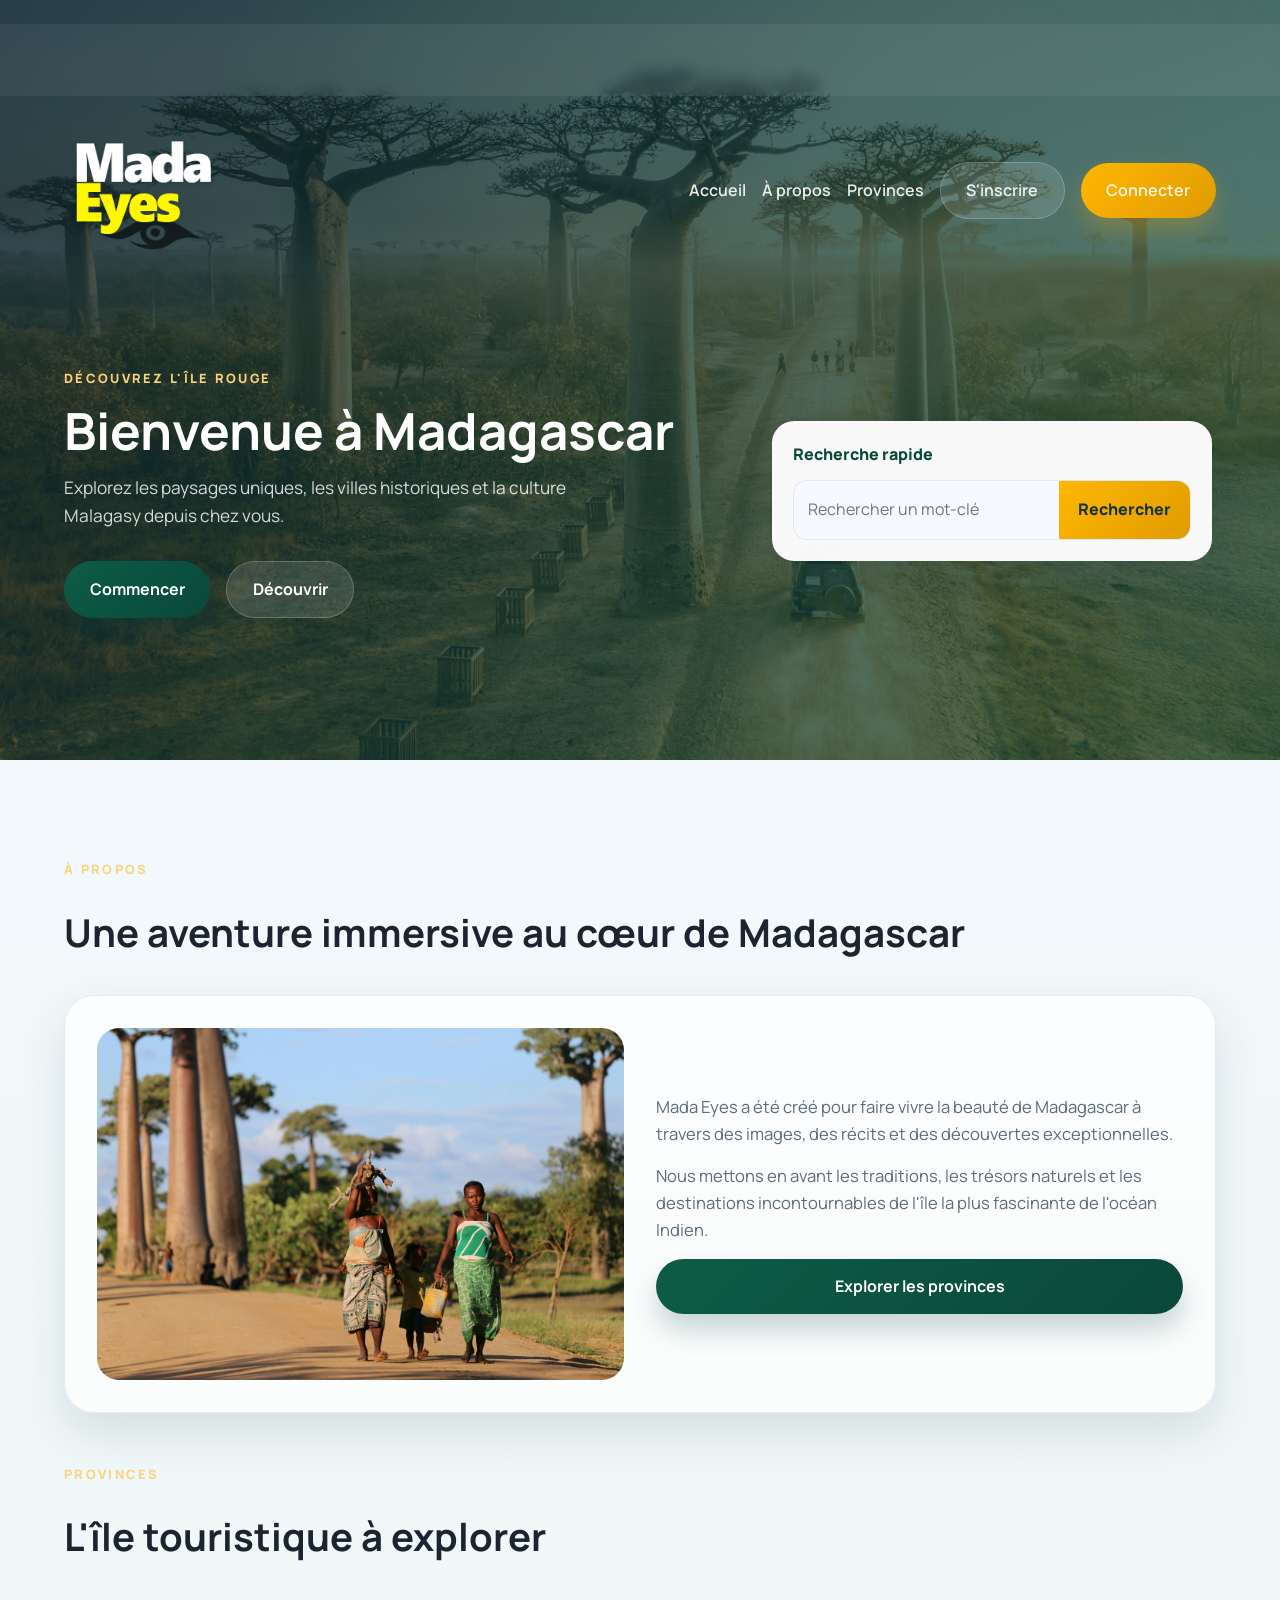
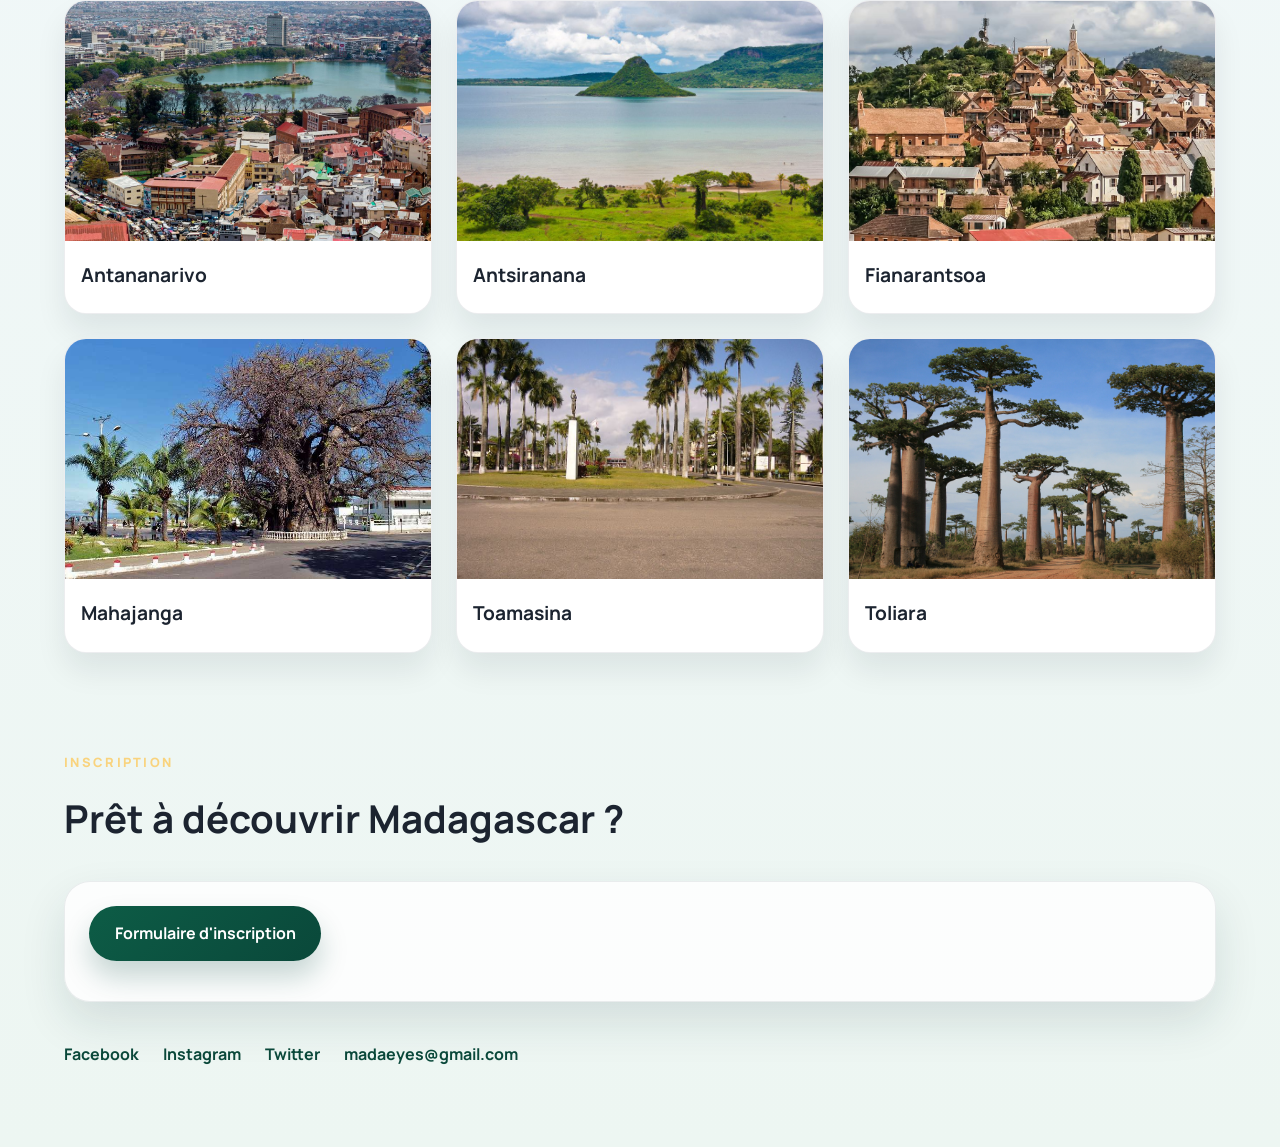
<file: index.html>
<!DOCTYPE html>
<html lang="fr">

<head>
  <meta charset="UTF-8" />
  <meta http-equiv="X-UA-Compatible" content="IE=edge" />
  <meta name="viewport" content="width=device-width, initial-scale=1.0" />
  <meta name="description" content="Mada Eyes, découvrez Madagascar à travers une expérience immersive et moderne." />
  <title>Mada Eyes | Tourisme à Madagascar</title>
  <link rel="shortcut icon" href="image/logo_MadaEyes.png" />
  <link rel="stylesheet" href="css/index.css" />
  <link rel="stylesheet" href="css/rsponsive.css" />
  <link rel="preconnect" href="https://fonts.googleapis.com" />
  <link rel="preconnect" href="https://fonts.gstatic.com" crossorigin />
  <link href="https://fonts.googleapis.com/css2?family=Manrope:wght@400;500;600;700;800&display=swap"
    rel="stylesheet" />
</head>

<body>
  <header class="site-header">
    <div class="topbar"></div>
    <nav class="main-nav" aria-label="Navigation principale">
      <a href="#accueil" class="brand">
        <img src="image/logo_MadaEyes.png" alt="Logo Mada Eyes" />
      </a>
      <div class="nav-links">
        <a href="#accueil">Accueil</a>
        <a href="#apropos">À propos</a>
        <a href="#province">Provinces</a>
        <a href="#inscription" class="btn btn-light">S'inscrire</a>
        <a href="#inscription" class="btn btn-gold">Connecter</a>
      </div>
    </nav>

    <section class="hero" id="accueil">
      <div class="hero-copy">
        <p class="eyebrow">Découvrez l'île rouge</p>
        <h1>Bienvenue à Madagascar</h1>
        <p class="lead">
          Explorez les paysages uniques, les villes historiques et la culture
          Malagasy depuis chez vous.
        </p>
        <div class="hero-actions">
          <a href="#province" class="btn btn-primary">Commencer</a>
          <a href="#apropos" class="btn btn-secondary">Découvrir</a>
        </div>
      </div>

      <div class="hero-panel">
        <form class="search-panel" id="searchForm">
          <label for="searchBar">Recherche rapide</label>
          <div class="search-row">
            <input type="text" id="searchBar" placeholder="Rechercher un mot-clé" />
            <button type="submit">Rechercher</button>
          </div>
        </form>
      </div>
    </section>
  </header>

  <main>
    <section class="about" id="apropos">
      <div class="section-heading">
        <p class="eyebrow">À propos</p>
        <h2>Une aventure immersive au cœur de Madagascar</h2>
      </div>

      <div class="about-grid">
        <div class="about-image">
          <img src="image/imageMADA/telovavy.jpg" alt="Paysage de Madagascar" />
        </div>
        <div class="about-content">
          <p>
            Mada Eyes a été créé pour faire vivre la beauté de Madagascar à
            travers des images, des récits et des découvertes exceptionnelles.
          </p>
          <p>
            Nous mettons en avant les traditions, les trésors naturels et les
            destinations incontournables de l'île la plus fascinante de l'océan
            Indien.
          </p>
          <a href="#province" class="btn btn-primary">Explorer les provinces</a>
        </div>
      </div>
    </section>

    <section class="showcase" id="province">
      <div class="section-heading">
        <p class="eyebrow">Provinces</p>
        <h2>L'île touristique à explorer</h2>
      </div>

      <div class="province-grid">
        <article class="province-card">
          <a href="PROVICES/Antananarivo/antananarivo.html">
            <img src="image/Antananarivo.jpg" alt="Antananarivo" />
          </a>
          <h3>Antananarivo</h3>
        </article>

        <article class="province-card">
          <a href="PROVICES/Antsiranana/antsiranana.html">
            <img src="image/Antsiranana.jpg" alt="Antsiranana" />
          </a>
          <h3>Antsiranana</h3>
        </article>

        <article class="province-card">
          <a href="PROVICES/Fianarantsoa/fianarantsoa.html">
            <img src="image/fianarantsoa.jpg" alt="Fianarantsoa" />
          </a>
          <h3>Fianarantsoa</h3>
        </article>

        <article class="province-card">
          <a href="PROVICES/Mahajanga/mahajanga.html">
            <img src="image/majunga ville.jpg" alt="Mahajanga" />
          </a>
          <h3>Mahajanga</h3>
        </article>

        <article class="province-card">
          <a href="PROVICES/Toamasina/toamasina.html">
            <img src="image/Toamasina ville.jpg" alt="Toamasina" />
          </a>
          <h3>Toamasina</h3>
        </article>

        <article class="province-card">
          <a href="PROVICES/Toliara/toliara.html">
            <img src="image/Toliara.jpg" alt="Toliara" />
          </a>
          <h3>Toliara</h3>
        </article>
      </div>
    </section>
  </main>

  <footer class="site-footer" id="inscription">
    <div class="footer-copy">
      <p class="eyebrow">Inscription</p>
      <h2>Prêt à découvrir Madagascar ?</h2>
    </div>

    <div class="signup-wrap">
      <button id="startbutton" class="btn btn-primary signup-toggle" type="button">
        Formulaire d'inscription
      </button>

      <form id="myform" class="signup-form" method="POST" action="https://formspree.io/f/mzezgnvr">
        <label for="name">Nom</label>
        <input type="text" id="name" name="name" placeholder="Votre nom" required />

        <label for="firstname">Prénom</label>
        <input type="text" id="firstname" name="firstname" placeholder="Votre prénom" required />

        <label for="email">E-mail</label>
        <input type="email" id="email" name="email" placeholder="Votre e-mail" required />

        <label for="address">Adresse</label>
        <input type="text" id="address" name="address" placeholder="Votre adresse" />

        <button type="submit" class="btn btn-gold">S'inscrire</button>
        <p class="form-status" aria-live="polite"></p>
      </form>
    </div>

    <div class="socials" aria-label="Réseaux sociaux">
      <a href="https://www.facebook.com" target="_blank" rel="noreferrer">Facebook</a>
      <a href="https://www.instagram.com" target="_blank" rel="noreferrer">Instagram</a>
      <a href="https://www.twitter.com" target="_blank" rel="noreferrer">Twitter</a>
      <a href="mailto:madaeyes@gmail.com">madaeyes@gmail.com</a>
    </div>
  </footer>

  <script src="script/script.js" defer></script>
</body>

</html>
</file>
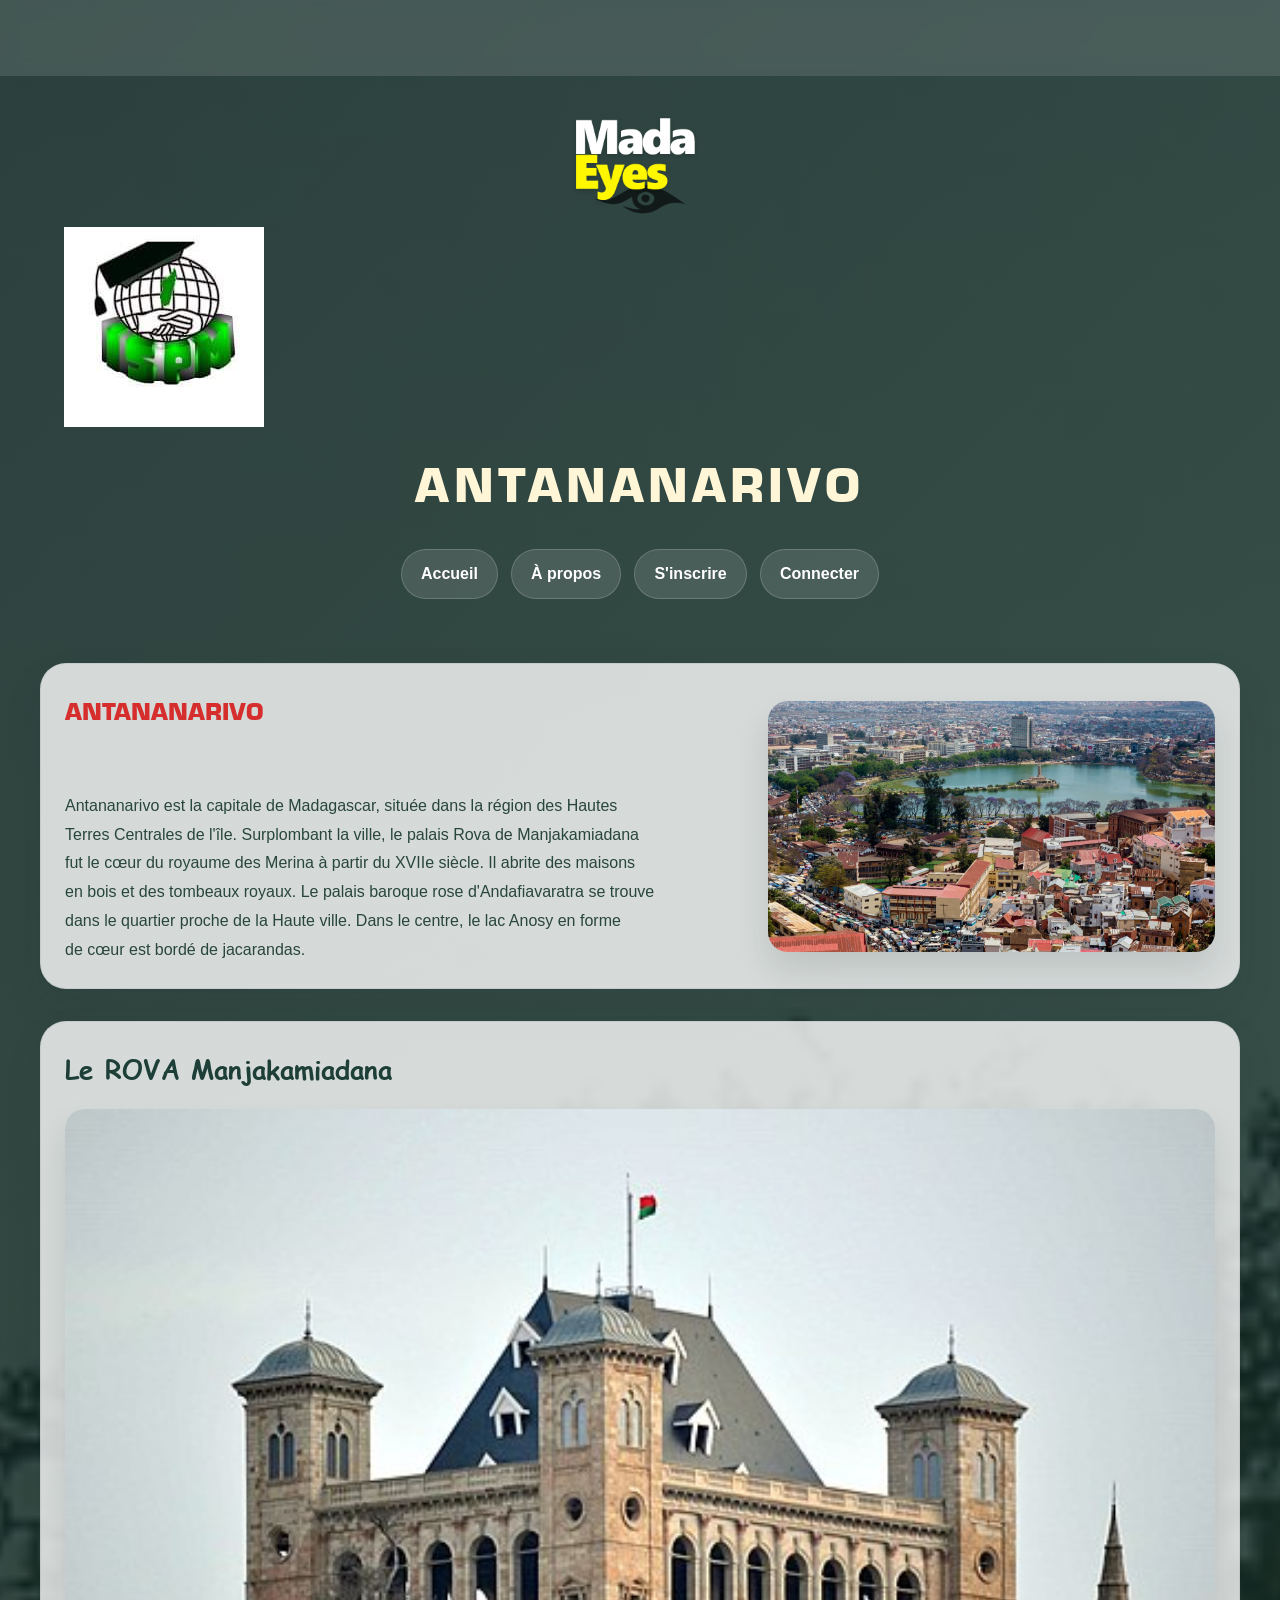
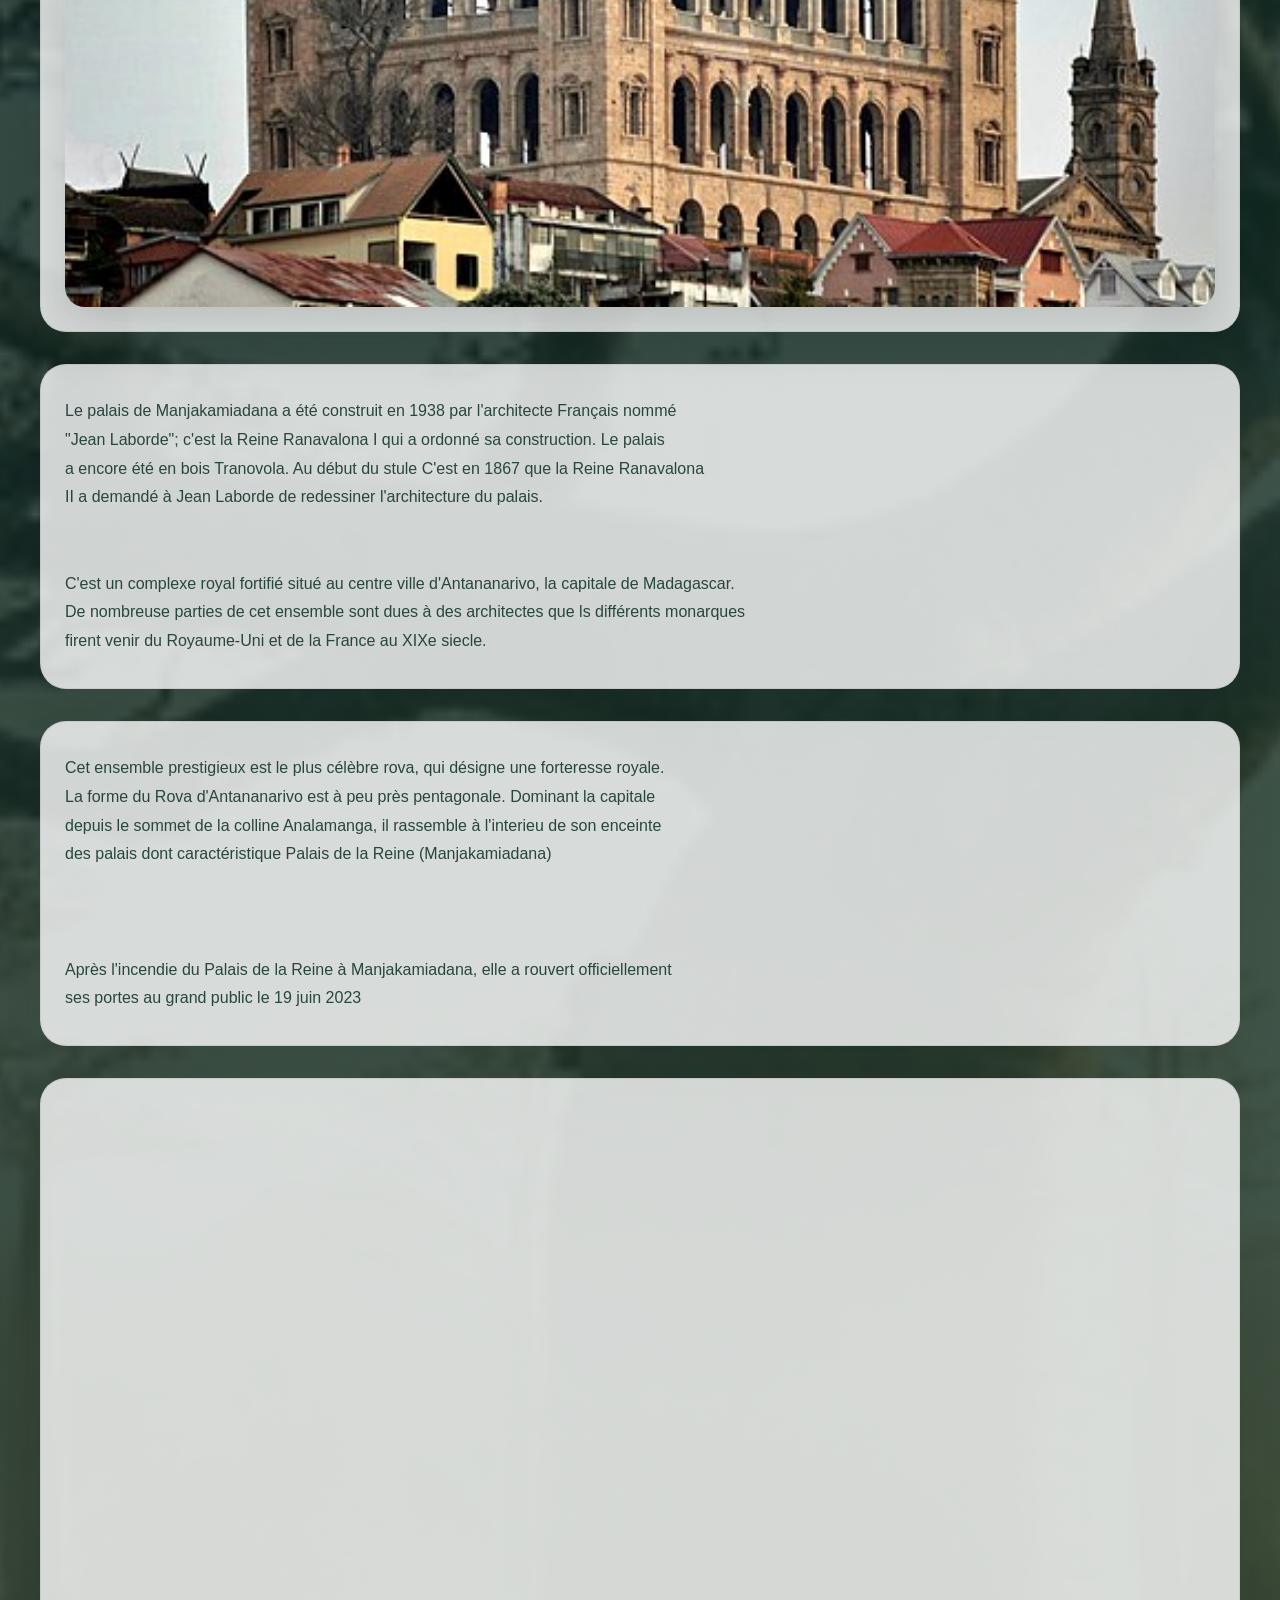
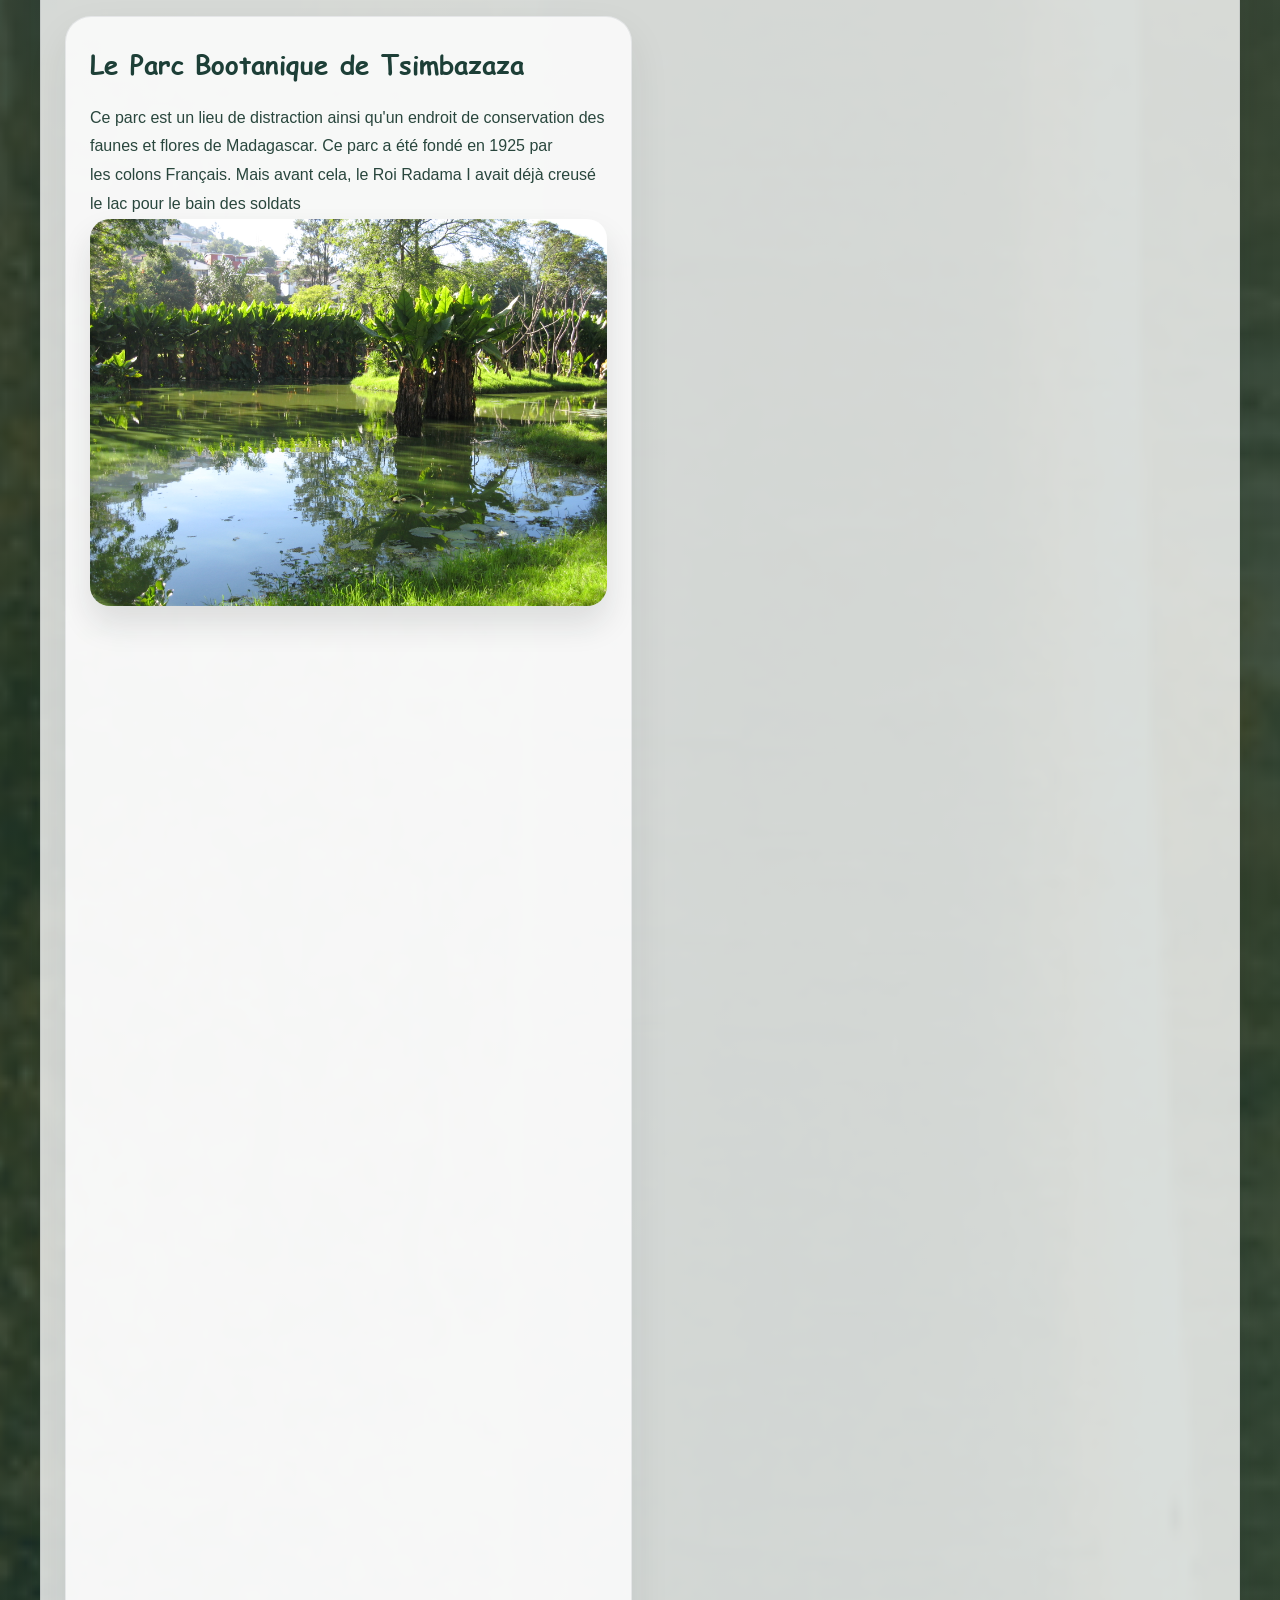
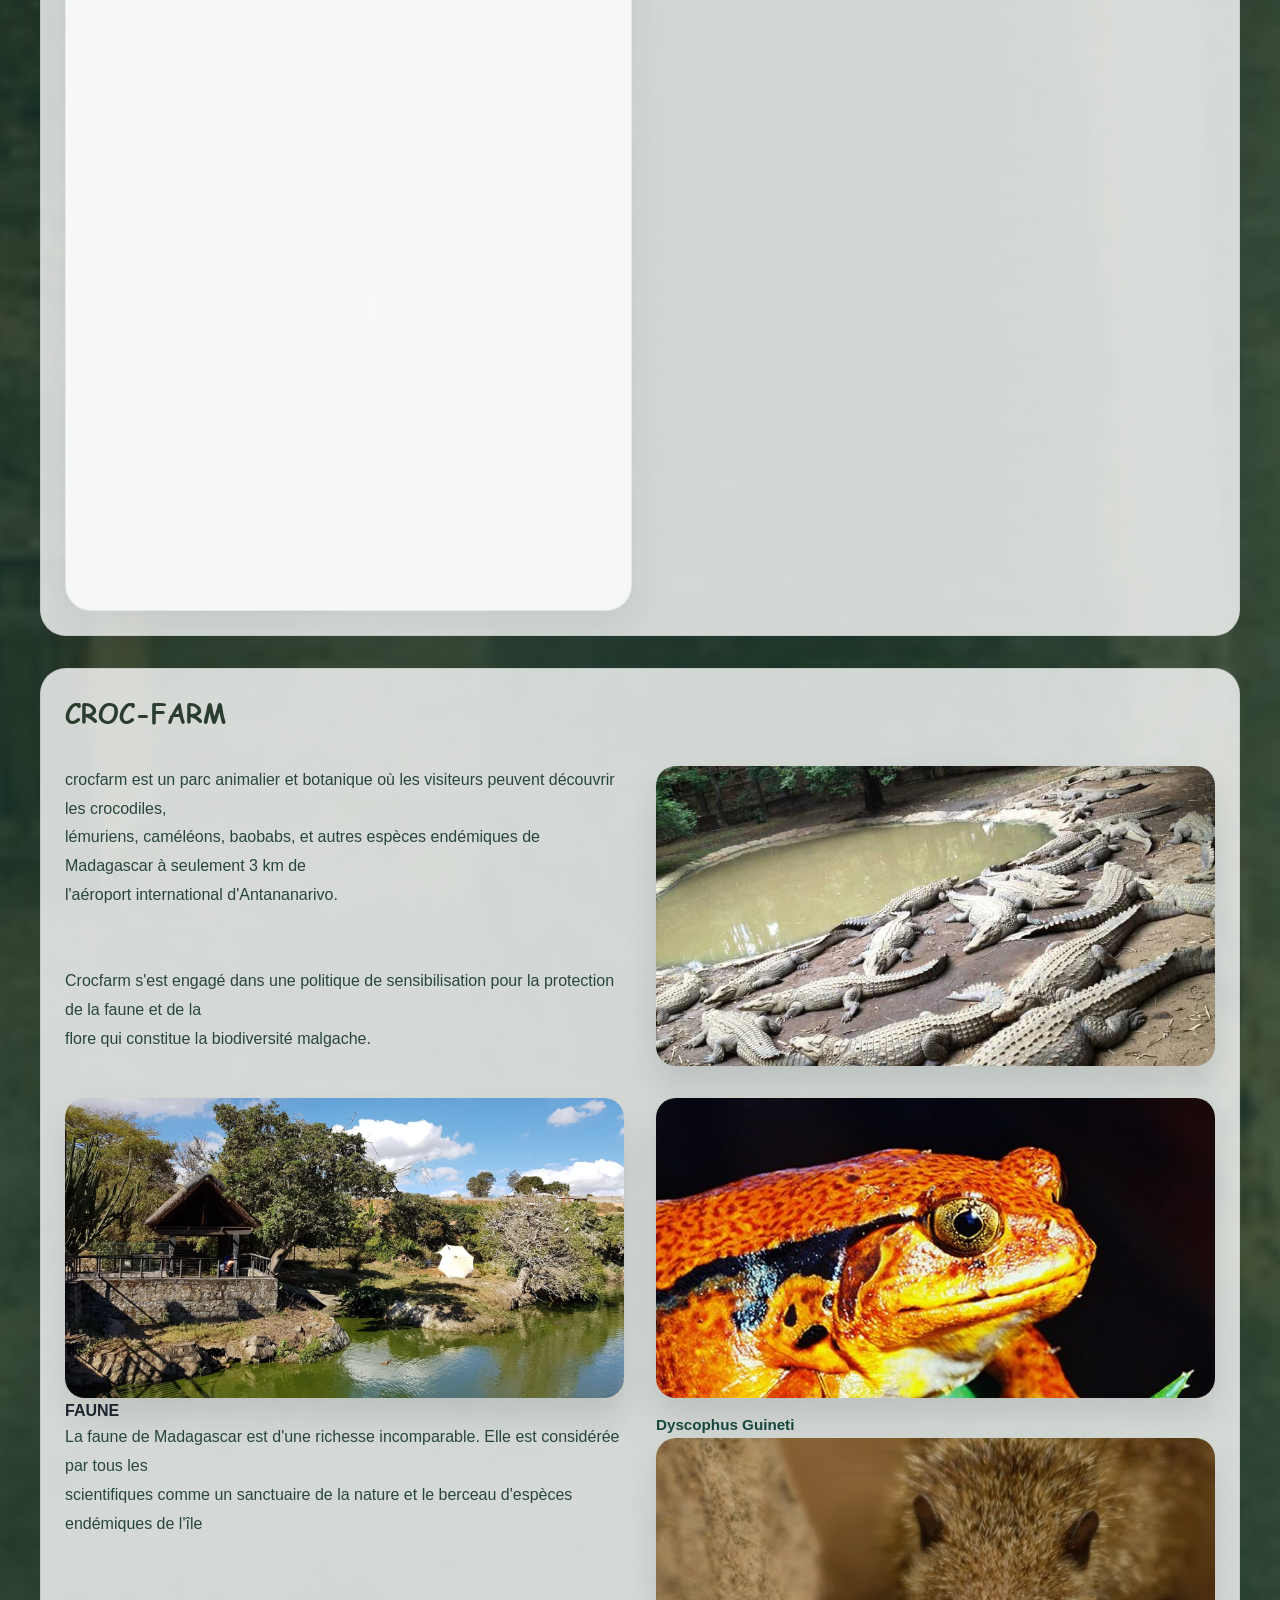
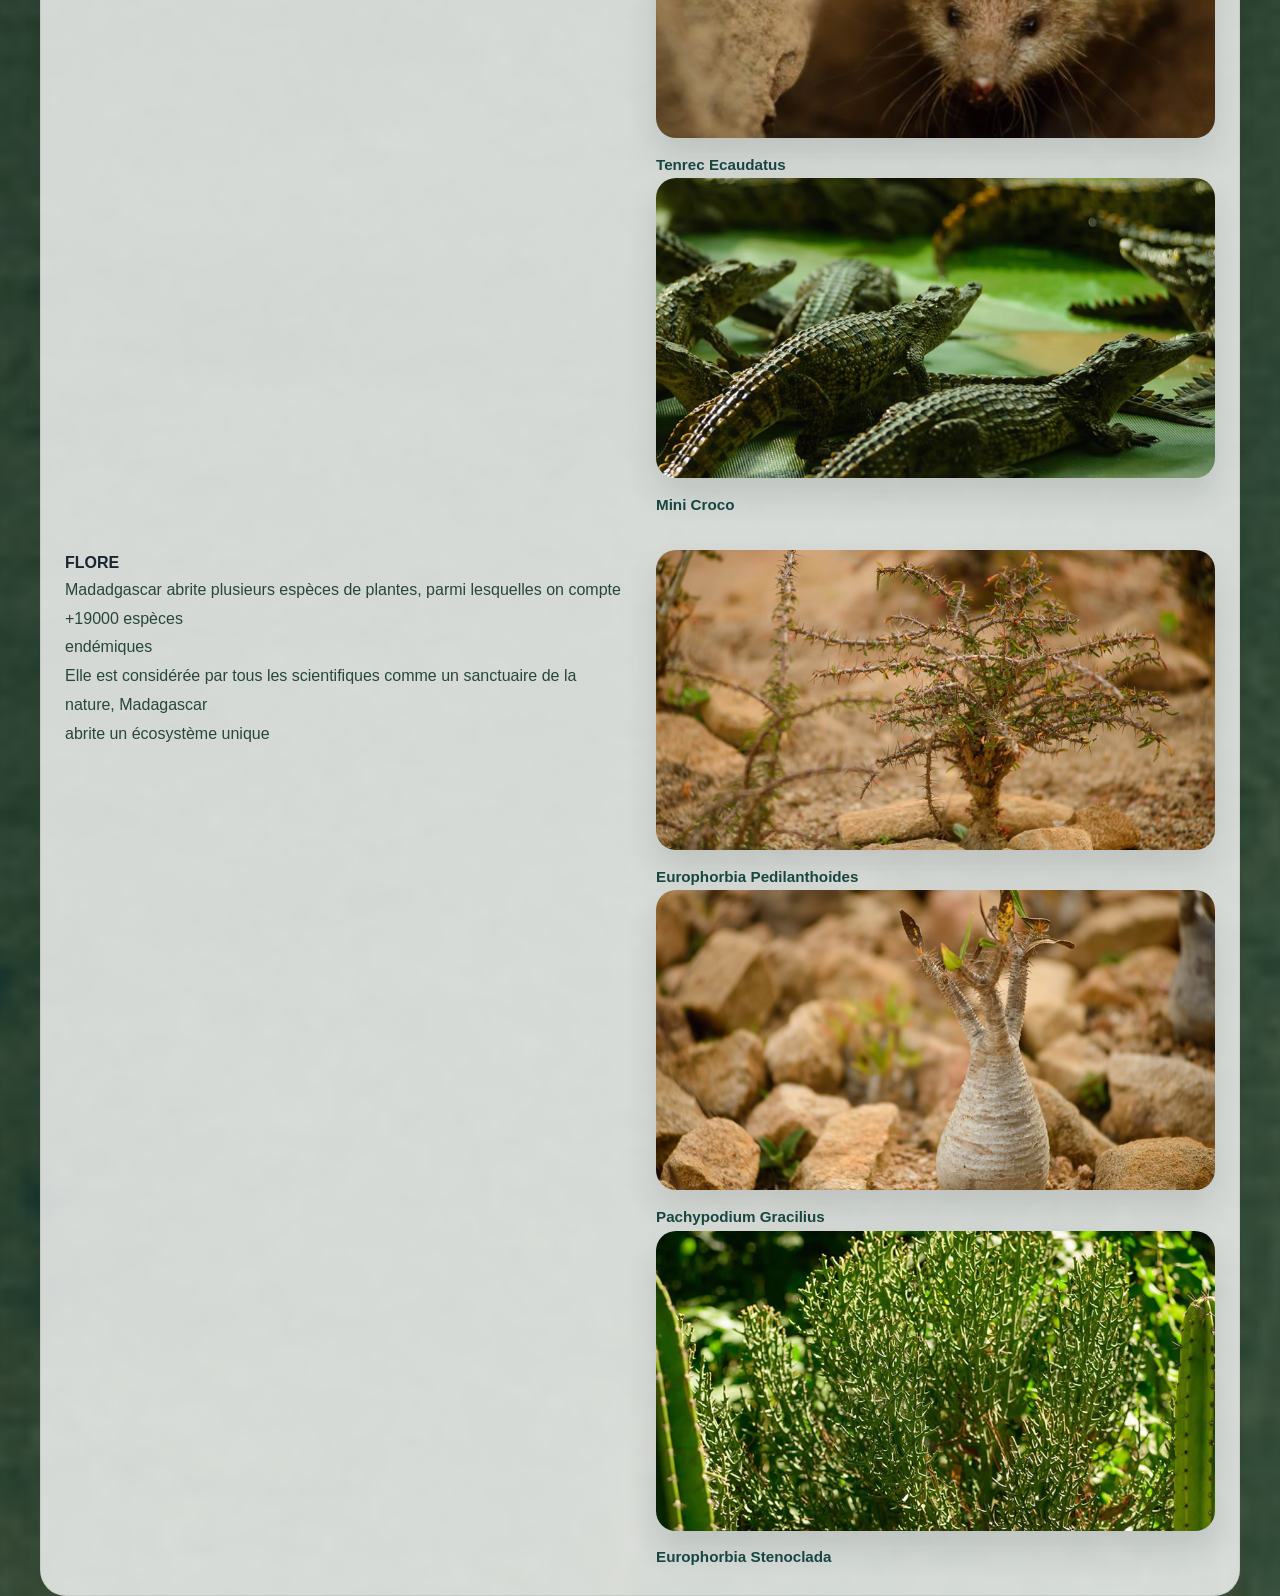
<file: PROVICES/Antananarivo/antananarivo.html>
<!DOCTYPE html>
<html lang="en">

<head>
    <meta charset="UTF-8">
    <meta name="viewport" content="width=device-width, initial-scale=1.0">
    <title>ANTANANARIVO</title>
    <link rel="stylesheet" href="../Antananarivo/css/style.css">
    <link rel="stylesheet" href="../../AOS/aos.css">
    <link rel="stylesheet" href="../../css/index.css">
</head>

<body>
    <header>

        <div class="barre"
            style="width: 100%; height: 108px; background: rgba(150, 186, 247, 0.311); background-attachment: fixed; position: fixed;z-index: 2000;">
        </div>

        <div id="accueil">
            <div class="header" id="section1">
                <img src="../../image/logo_MadaEyes.png" alt="" class="logo" />
            </div>
            <div class="ispm">
                <img src="../../image/ispm.jpeg" alt="ispm">
            </div>

            <div class="titre1">
                <h2 data-aos="zoom-in" ; data-aos-duration="1900">
                    ANTANANARIVO
                </h2>
            </div>
            <!-- debut navbar  -->

            <div class="nav">
                <ul>
                    <li><a href="../../index.html">Accueil</a></li>
                    <li><a href="../../index.html">À propos</a></li>

                    <li class="inscrit"><a href="../../index.html">S'inscrire</a></li>
                    <li class="connecter"><a href="../../index.html">Connecter</a></li>
                </ul>
            </div>
        </div>

        <body>
            <div class="antananarivo">
                <p><strong>ANTANANARIVO</strong>
                    <br><br><br>
                    Antananarivo est la capitale de Madagascar, située dans la région des Hautes <br>
                    Terres Centrales de l'île. Surplombant la ville, le palais Rova de Manjakamiadana <br>
                    fut le cœur du royaume des Merina à partir du XVIIe siècle. Il abrite des maisons <br>
                    en bois et des tombeaux royaux. Le palais baroque rose d'Andafiavaratra se trouve <br>
                    dans le quartier proche de la Haute ville. Dans le centre, le lac Anosy en forme <br>
                    de cœur est bordé de jacarandas.
                </p>
                <div class="villetana" data-aos="fade-left" ; data-aos-duration="1300">
                    <img src="../../image/Antananarivo.jpg" alt="tana">
                </div>
            </div>
            <div class="zone">
                <h3>Le ROVA Manjakamiadana</h3>
                <!-- <div class="point" style="width: 10px; height: 10px;color: red;border-radius: 50%;">

        </div> -->
                <img src="../../image/imageMADA/mada.jpg" alt="rova">
            </div>
            <div class="exp_rova">
                <p>Le palais de Manjakamiadana a été construit en 1938 par l'architecte Français nommé <br>
                    "Jean Laborde"; c'est la Reine Ranavalona I qui a ordonné sa construction. Le palais <br>
                    a encore été en bois Tranovola. Au début du stule C'est en 1867 que la Reine Ranavalona <br>
                    II a demandé à Jean Laborde de redessiner l'architecture du palais. <br>
                    <br><br>
                    C'est un complexe royal fortifié situé au centre ville d'Antananarivo, la capitale de Madagascar.
                    <br>
                    De nombreuse parties de cet ensemble sont dues à des architectes que ls différents monarques <br>
                    firent venir du Royaume-Uni et de la France au XIXe siecle.
                </p>
            </div>
            <div class="p2">
                <p>Cet ensemble prestigieux est le plus célèbre rova, qui désigne une forteresse royale. <br>
                    La forme du Rova d'Antananarivo est à peu près pentagonale. Dominant la capitale <br>
                    depuis le sommet de la colline Analamanga, il rassemble à l'interieu de son enceinte <br>
                    des palais dont caractéristique Palais de la Reine (Manjakamiadana)<br>
                    <br><br><br>
                    Après l'incendie du Palais de la Reine à Manjakamiadana, elle a rouvert officiellement <br>
                    ses portes au grand public le 19 juin 2023
                </p>
            </div>
            <div class="quatrimg">
                <div class="imga" data-aos="flip-up" ; data-aos-duration="1500">
                    <img src="../Antananarivo/img/bat_escalier.png" alt="bat_escalier">
                    <h2>profil</h2>
                </div>
                <div class="imgb" data-aos="flip-up" ; data-aos-duration="1500">
                    <img src="../Antananarivo/img/statu.png" alt="statu">
                    <h2>Ranavalona_III</h2>
                </div>
                <div class="imgc" data-aos="flip-down" ; data-aos-duration="1500">
                    <img src="../Antananarivo/img/bat_canon.png" alt="bat_canon">
                    <h2>Rova</h2>
                </div>
                <div class="imgd" data-aos="flip-down" ; data-aos-duration="1500">
                    <img src="../Antananarivo/img/batiment.png" alt="batiment">
                    <h2>Rova</h2>
                </div>

                <div class="place">
                    <h3>Le Parc Bootanique de Tsimbazaza</h3>
                    <p>
                        Ce parc est un lieu de distraction ainsi qu'un endroit de conservation des faunes et flores de
                        Madagascar.
                        Ce parc a été fondé en 1925 par <br>
                        les colons Français. Mais avant cela, le Roi Radama I avait déjà creusé le lac pour le bain des
                        soldats <br>
                    </p>
                    <div class="part">
                        <img src="./img/parc Tsimbazaza_Zoo.jpg" alt="">
                    </div>
                    <div class="part1" data-aos="fade-down" data-aos-easing="linear" data-aos-duration="1500">
                        <img src="./img/fossa.jpg" alt="">
                        <h4>fossa</h4>
                    </div>
                    <div class="part2" data-aos="flip-right" ; data-aos-duration="1500">
                        <img src="./img/paon.jpg" alt="">
                        <h4>paon</h4>
                    </div>
                    <div class="part3" data-aos="flip-right" ; data-aos-duration="1500">
                        <img src="./img/lemurs.jpg" alt="">
                        <h4>lémurien</h4>
                    </div>
                    <div class="part4" data-aos="zoom-out-left" ; data-aos-duration="1500">
                        <img src="./img/grosse-tortue-de-madagascar.jpg" alt="">
                        <h4>grosse tortue</h4>
                    </div>
                </div>
            </div>

            <div class="farm">
                <h3>
                    CROC-FARM
                </h3>
                <p>
                    crocfarm est un parc animalier et botanique où les visiteurs peuvent découvrir les crocodiles, <br>
                    lémuriens, caméléons, baobabs, et autres espèces endémiques de Madagascar à seulement 3 km de <br>
                    l'aéroport international d'Antananarivo. <br>
                    <br><br>
                    Crocfarm s'est engagé dans une politique de sensibilisation pour la protection de la faune et de la
                    <br>
                    flore qui constitue la biodiversité malgache. <br>
                </p>
                <img src="img/crocodile.jpg" alt="crocodile">
                <div class="croc">
                    <img src="img/croc.jpg" alt="paysage crocfarm">
                    <h4>FAUNE</h4>
                    <p>
                        La faune de Madagascar est d'une richesse incomparable. Elle est considérée par tous les <br>
                        scientifiques comme un sanctuaire de la nature et le berceau d'espèces endémiques de l'île <br>
                    </p>
                </div>
                <div class="pict">
                    <div class="pict1">
                        <img src="img/grenouille.jpg" alt="grenouille">
                        <h5>Dyscophus guineti</h5>
                    </div>
                    <div class="pict2">
                        <img src="img/guineti.jpg" alt="guineti">
                        <h5>Tenrec ecaudatus</h5>
                    </div>
                    <div class="pict3">
                        <img src="img/croco mini.jpg" alt="mini">
                        <h5>mini croco</h5>
                    </div>
                </div>
                <div class="croc2">
                    <h4>FLORE</h4>
                    <p>
                        Madadgascar abrite plusieurs espèces de plantes, parmi lesquelles on compte +19000 espèces <br>
                        endémiques <br>
                        Elle est considérée par tous les scientifiques comme un sanctuaire de la nature, Madagascar <br>
                        abrite un écosystème unique
                    </p>
                </div>
                <div class="shoot">
                    <div class="shoot1">
                        <img src="img/Europhorbia pedilanthoide.jpg">
                        <h5>Europhorbia pedilanthoides</h5>
                    </div>
                    <div class="shoot2">
                        <img src="img/pachypodium gracilius.jpg">
                        <h5>Pachypodium gracilius</h5>
                    </div>
                    <div class="shoot3">
                        <img src="img/Europhorbia_stenoclada.jpg">
                        <h5>Europhorbia stenoclada</h5>
                    </div>
                </div>
            </div>

            <script src="../../AOS/aos.js"></script>
            <script>AOS.init()</script>
            <script src="../../script/script.js" defer></script>

        </body>

</html>
</file>
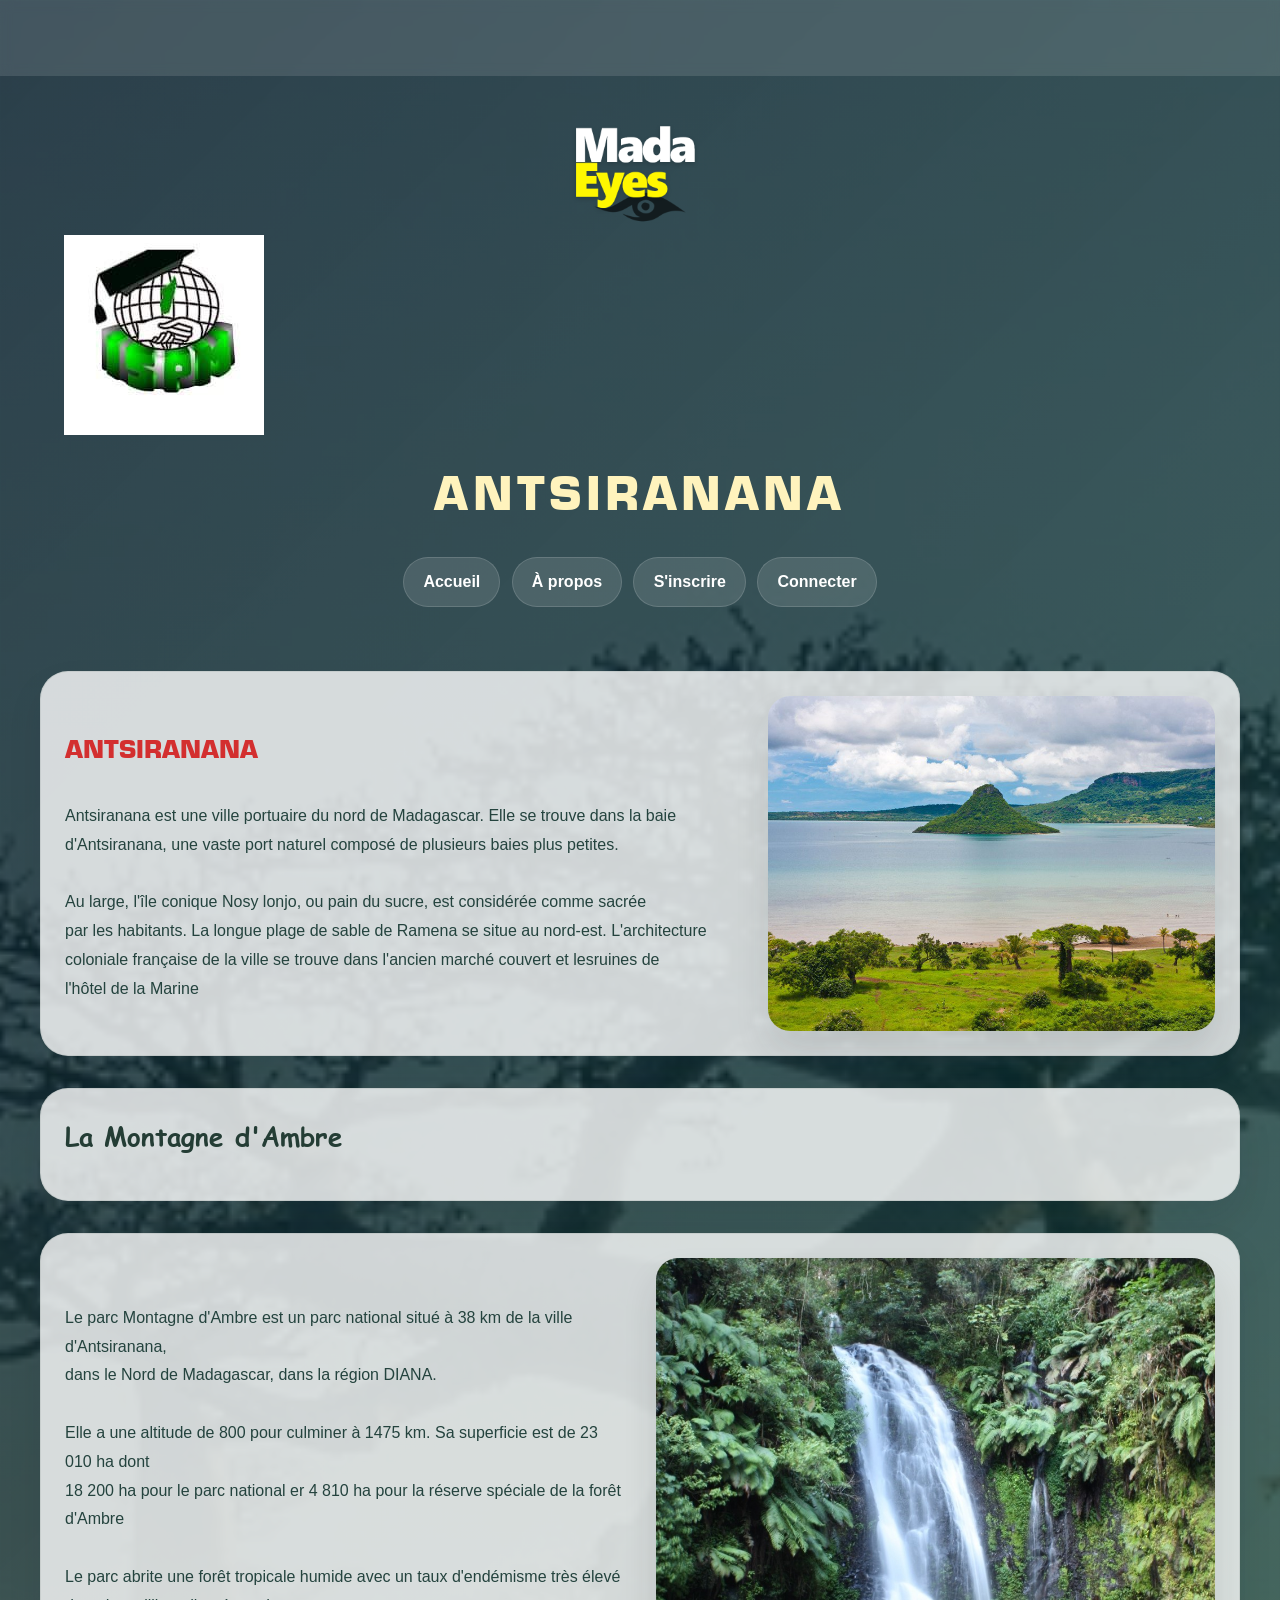
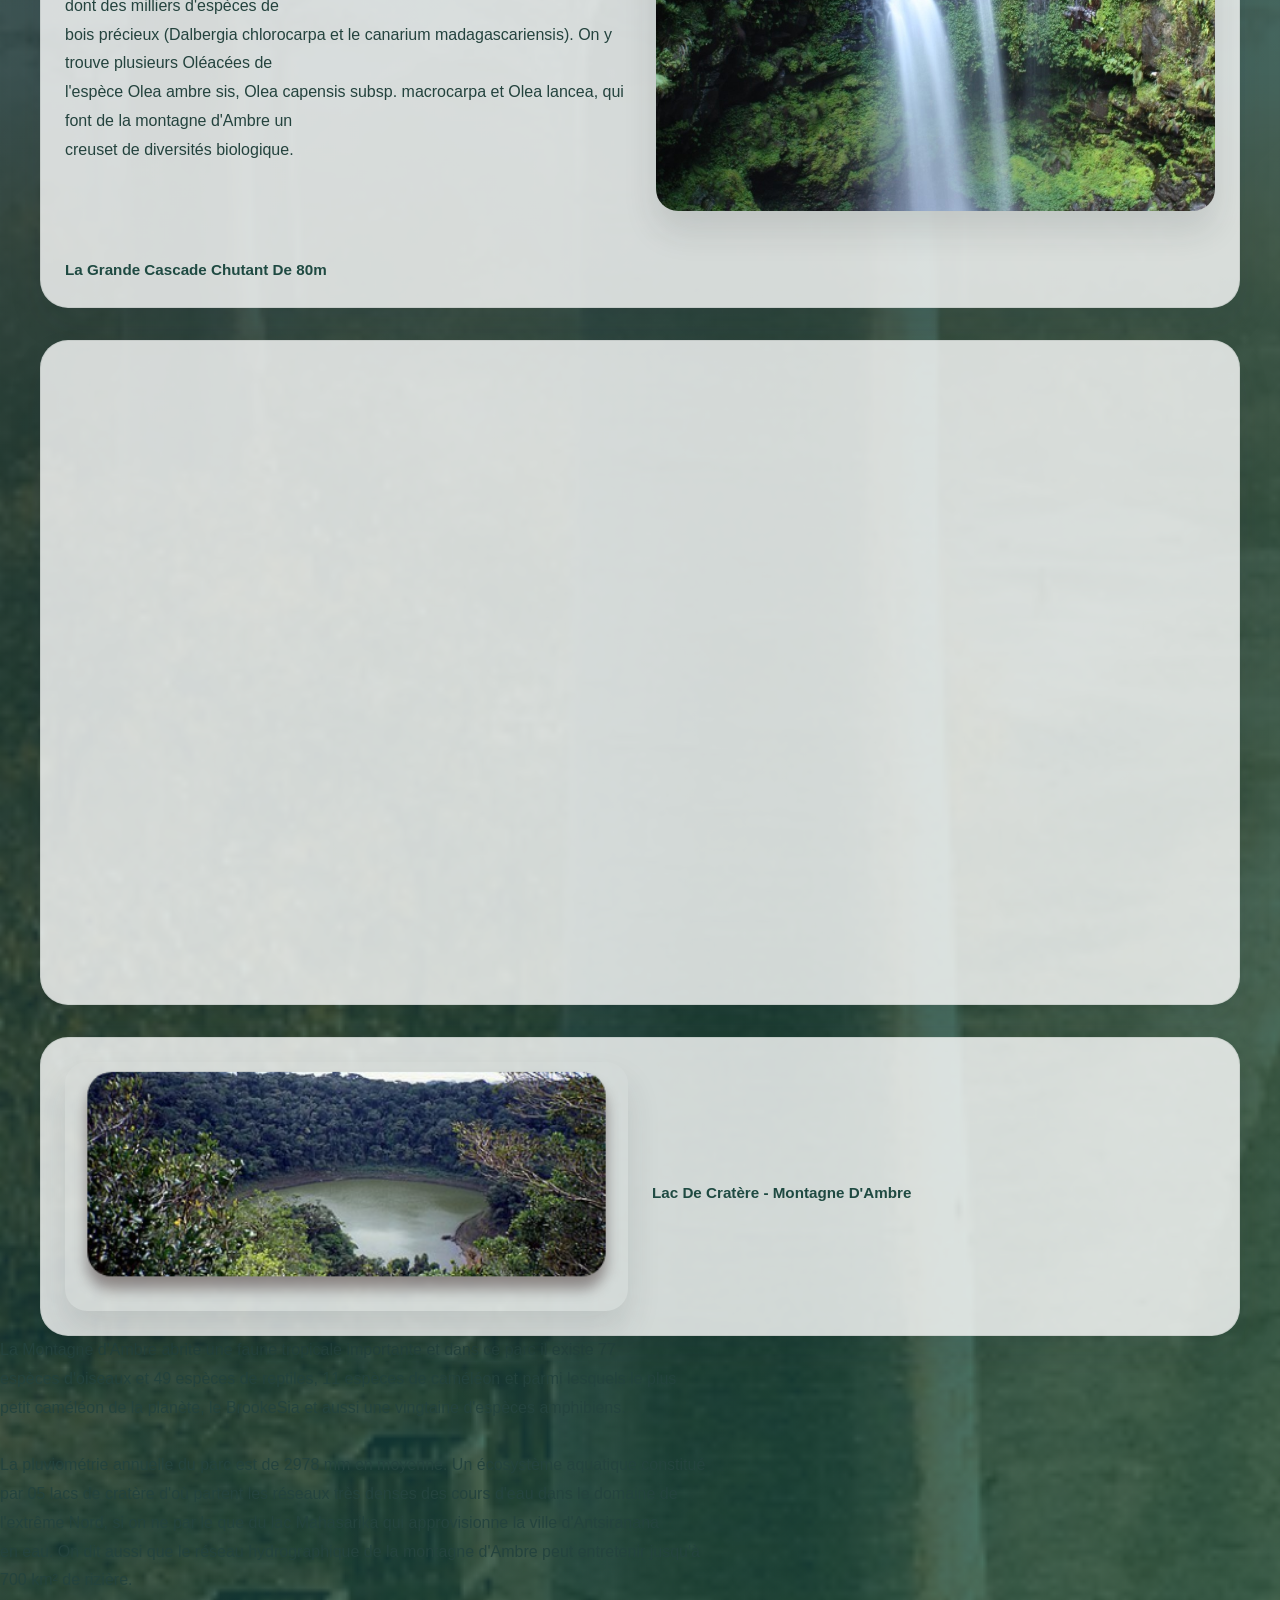
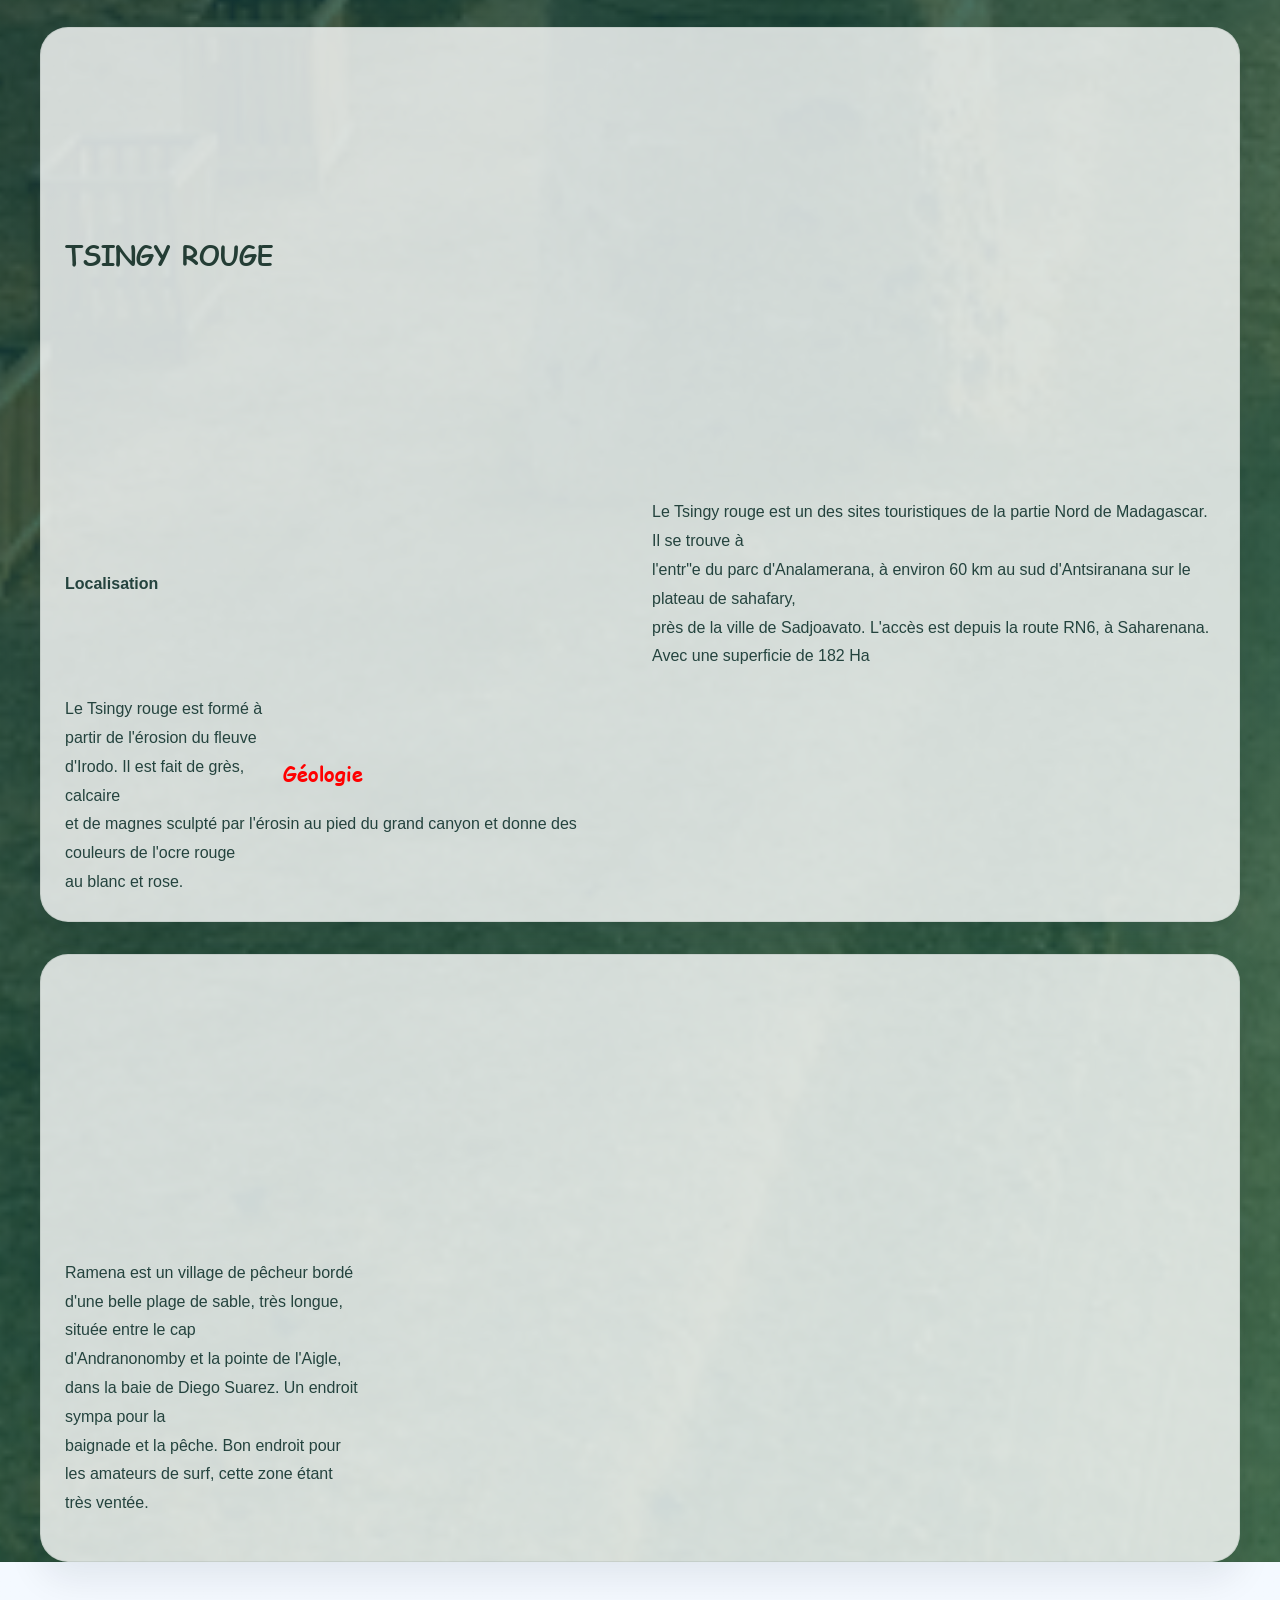
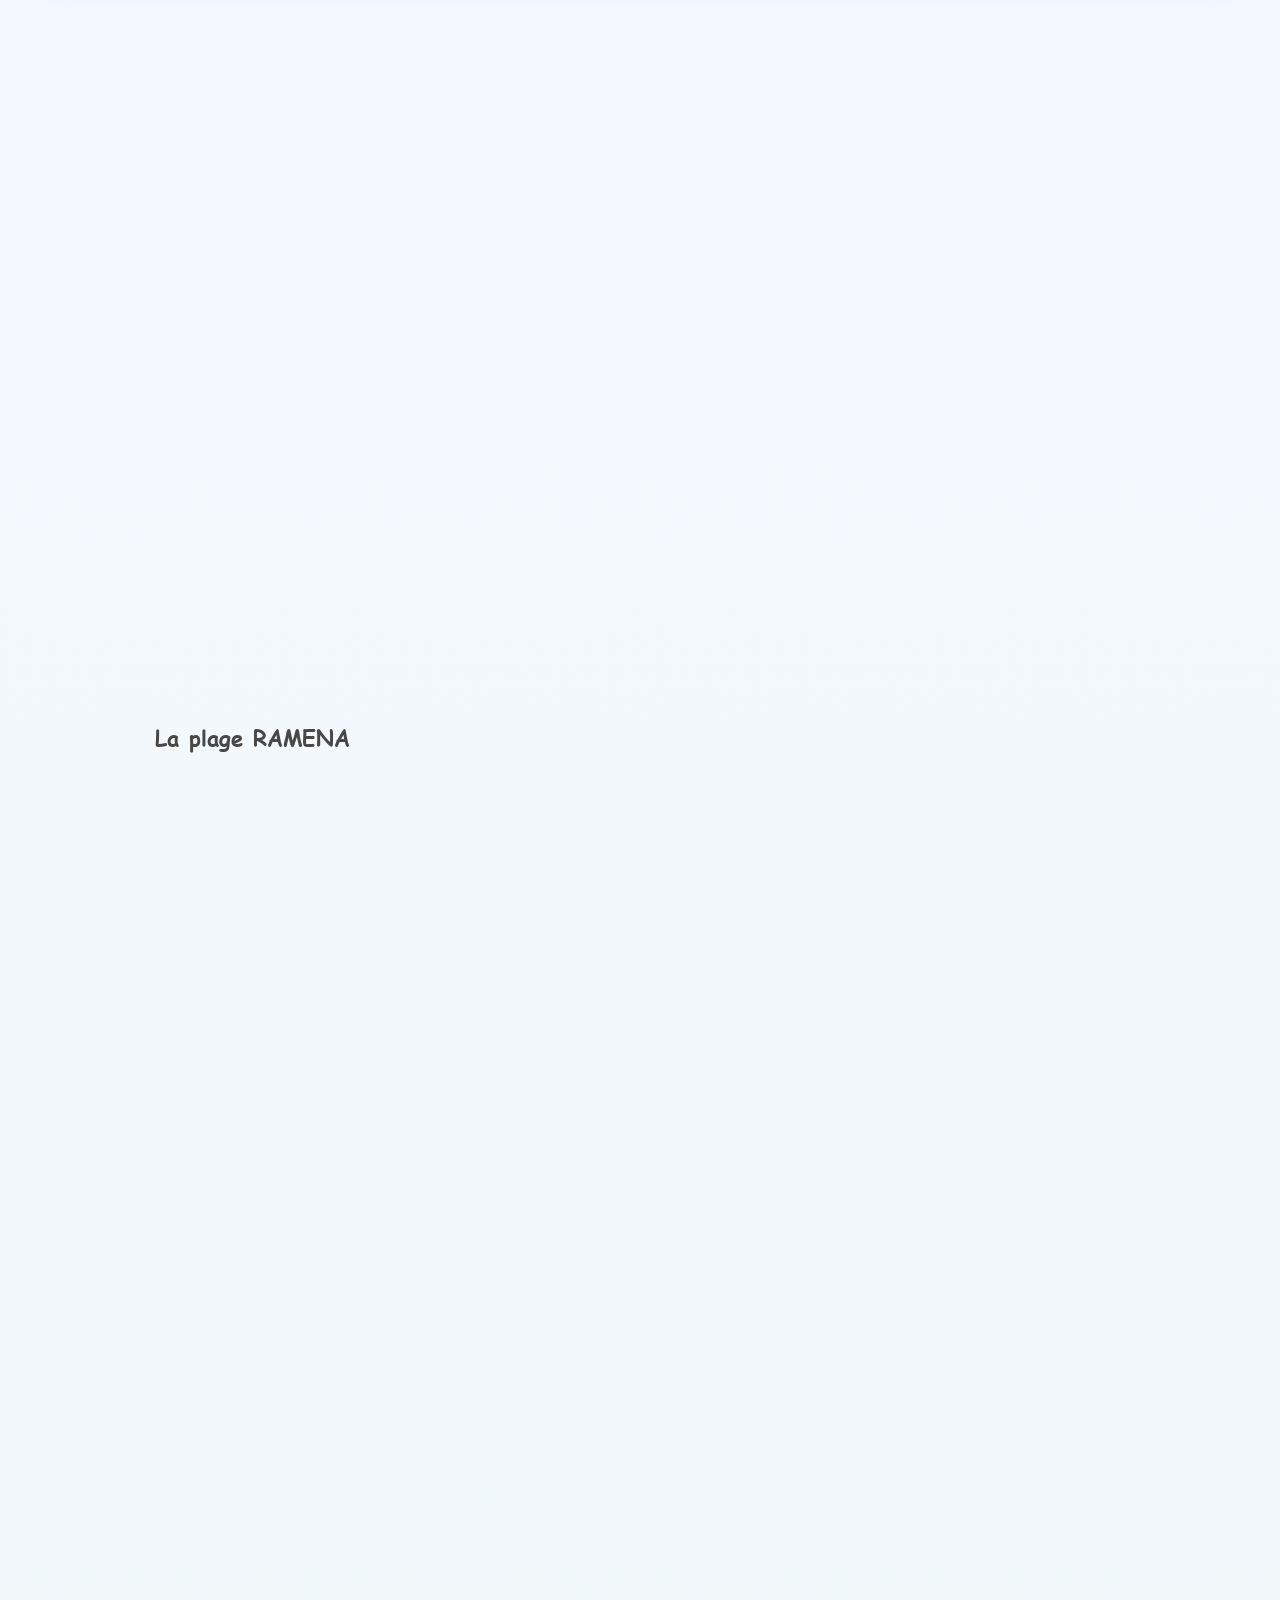
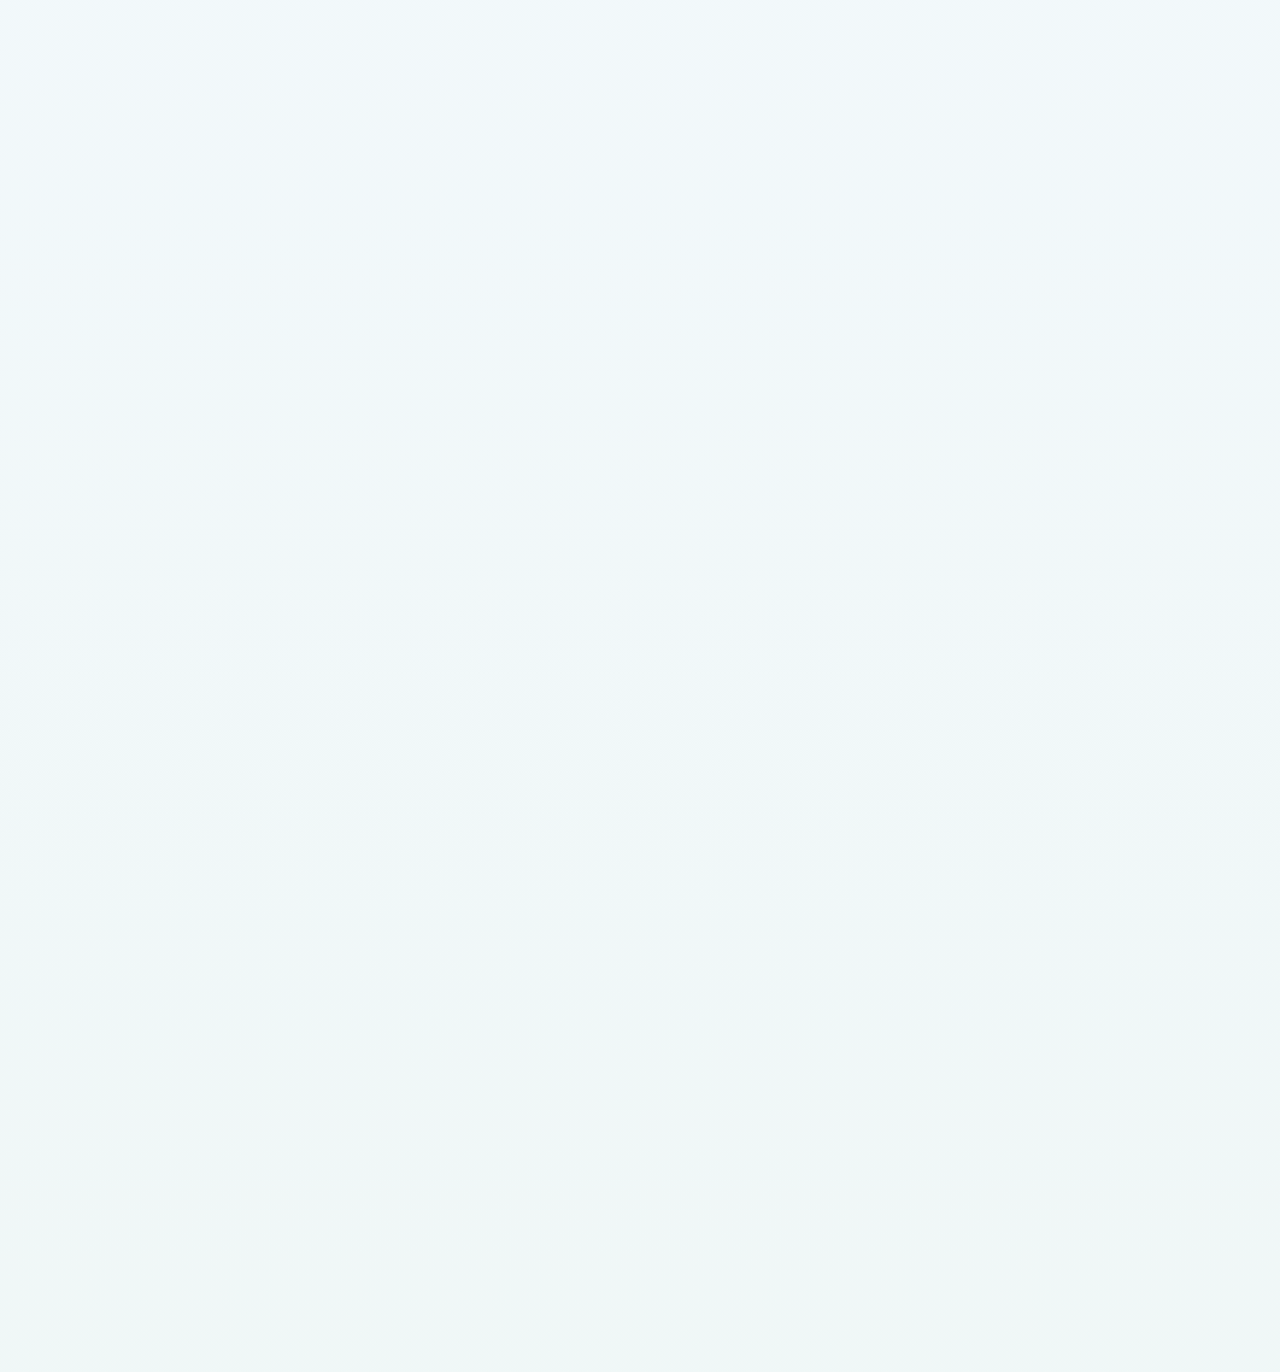
<file: PROVICES/Antsiranana/antsiranana.html>
<!DOCTYPE html>
<html lang="en">

<head>
    <meta charset="UTF-8">
    <meta name="viewport" content="width=device-width, initial-scale=1.0">
    <title>ANTSIRANANA</title>
    <link rel="stylesheet" href="css/style.css">
    <link rel="stylesheet" href="../../AOS/aos.css">
    <link rel="stylesheet" href="../../css/index.css">
</head>

<body>
    <header>

        <div class="barre"
            style="width: 100%; height: 108px; background: rgba(150, 186, 247, 0.311); background-attachment: fixed; position: fixed;z-index: 2000;">
        </div>

        <div id="accueil">
            <div class="header" id="section1">
                <img src="../../image/logo_MadaEyes.png" alt="" class="logo" />
            </div>
            <div class="ispm">
                <img src="../../image/ispm.jpeg" alt="ispm">
            </div>

            <div class="titre2">
                <h2 data-aos="zoom-in" ; data-aos-duration="1900">
                    ANTSIRANANA
                </h2>
            </div>
            <!-- debut navbar  -->

            <div class="nav">
                <ul>
                    <li><a href="../../index.html">Accueil</a></li>
                    <li><a href="../../index.html">À propos</a></li>

                    <li class="inscrit"><a href="../../index.html">S'inscrire</a></li>
                    <li class="connecter"><a href="../../index.html">Connecter</a></li>
                </ul>
            </div>
        </div>

        <body>
            <div class="antsiranana">
                <p><strong>ANTSIRANANA</strong>
                    <br><br>
                    Antsiranana est une ville portuaire du nord de Madagascar. Elle se trouve dans la baie<br>
                    d'Antsiranana, une vaste port naturel composé de plusieurs baies plus petites.<br>
                    <br>
                    Au large, l'île conique Nosy lonjo, ou pain du sucre, est considérée comme sacrée<br>
                    par les habitants. La longue plage de sable de Ramena se situe au nord-est. L'architecture<br>
                    coloniale française de la ville se trouve dans l'ancien marché couvert et lesruines de <br>
                    l'hôtel de la Marine
                </p>
                <div class="plage" data-aos="fade-left" ; data-aos-duration="1300">
                    <img src="image/Antsiranana.jpg" alt="plage">
                </div>
            </div>
            <!-- <div class="form"> -->
            <div class="point">
                <h3>La Montagne d'Ambre</h3>
            </div>
            <div class="text">
                Le parc Montagne d'Ambre est un parc national situé à 38 km de la ville d'Antsiranana,<br>
                dans le Nord de Madagascar, dans la région DIANA.<br>
                <br>
                Elle a une altitude de 800 pour culminer à 1475 km. Sa superficie est de 23 010 ha dont<br>
                18 200 ha pour le parc national er 4 810 ha pour la réserve spéciale de la forêt d'Ambre<br>
                <br>
                Le parc abrite une forêt tropicale humide avec un taux d'endémisme très élevé dont des milliers
                d'espèces de<br>
                bois précieux (Dalbergia chlorocarpa et le canarium madagascariensis). On y trouve plusieurs Oléacées
                de<br>
                l'espèce Olea ambre sis, Olea capensis subsp. macrocarpa et Olea lancea, qui font de la montagne d'Ambre
                un<br>
                creuset de diversités biologique.<br>
                <img src="../Antsiranana/image/cascade montagne d'ambre.jpg" alt="montagne">
                <h2>La grande cascade chutant de 80m</h2>
            </div>
            <div class="sixphoto">
                <div class="img1" data-aos="zoom-out-right" ; data-aos-duration="2000">
                    <img src="image/brookesia.png" alt="brookesia">
                    <h2>brookesia</h2>
                </div>
                <div class="img2" data-aos="flip-right" data-aos-easing="ease-out-cubic" data-aos-duration="2000">
                    <img src="image/broo.png" alt="brookesia micra">
                    <h2>Brookesia_micra</h2>
                </div>
                <div class="img3" data-aos="zoom-out-right" ; data-aos-duration="2000">
                    <img src="image/cameleon.png" alt="cameleon">
                    <h2>caméléon</h2>
                </div>
                <div class="img4" data-aos="flip-right" data-aos-easing="ease-out-cubic" data-aos-duration="2000">
                    <img src="image/flore.png" alt="flore">
                    <h2>type_de_flore</h2>
                </div>
                <div class="img5" data-aos="zoom-out-right" ; data-aos-duration="2000">
                    <img src="image/oiseau.png" alt="oiseau">
                    <h2>oiseau</h2>
                </div>
                <div class="img6" data-aos="flip-right" data-aos-easing="ease-out-cubic" data-aos-duration="2000">
                    <img src="image/lemur montgn.png" alt="lemur montgn">
                    <h2>lémurien</h2>
                </div>
            </div>
            <div class="lac">
                <img src="image/lac montgn.png" alt="lac">
                <h2>Lac de cratère - montagne d'Ambre</h2>
            </div>
            <div class="phrase">
                La Montagne d'Ambre abrite une faune tropicale importante et dans ce parc il existe 77 <br>
                espèces d'oiseaux et 49 espèces de reptiles, 11 espèces de caméléon et parmi lesquels le plus <br>
                petit caméléon de la planète, le BrookeSia et aussi une vingtaine d'espèces amphibiens. <br>
                <br>
                La pluviométrie annuelle du parc est de 2978 mm en moyenne. Un écosystème aquatique constitué <br>
                par 05 lacs de cratère d'où partent les réseaux très denses des cours d'eau dans le domaine de <br>
                l'extrême Nord, si on ne par le que du lac Mahasarika qui approvisionne la ville d'Antsiranana <br>
                en eau. On dit aussi que le réseau hydrographique de la montagne d'Ambre peut entretenir jusqu'à <br>
                700 km² de rizière.
            </div>

            <div class="suite">
                <h3>TSINGY ROUGE</h3>
                <img src="../Antsiranana/image/Tsingy_rouge-D'Irodo.jpg" alt="TSINGY" data-aos="fade-up-right" ;
                    data-aos-duration="1800">

                <h4>Localisation</h4>
                <p>
                    Le Tsingy rouge est un des sites touristiques de la partie Nord de Madagascar. Il se trouve à <br>
                    l'entr"e du parc d'Analamerana, à environ 60 km au sud d'Antsiranana sur le plateau de sahafary,
                    <br>
                    près de la ville de Sadjoavato. L'accès est depuis la route RN6, à Saharenana. <br>
                    Avec une superficie de 182 Ha
                </p>
                <div class="geo">
                    <h4>Géologie</h4>
                    <p>
                        Le Tsingy rouge est formé à partir de l'érosion du fleuve d'Irodo. Il est fait de grès, calcaire
                        <br>
                        et de magnes sculpté par l'érosin au pied du grand canyon et donne des couleurs de l'ocre rouge
                        <br>
                        au blanc et rose. <br>
                    </p>
                </div>
            </div>
            <div class="ramena">
                <h4>La plage RAMENA</h4>
                <p>
                    Ramena est un village de pêcheur bordé d'une belle plage de sable, très longue, située entre le cap
                    <br>
                    d'Andranonomby et la pointe de l'Aigle, dans la baie de Diego Suarez. Un endroit sympa pour la <br>
                    baignade et la pêche. Bon endroit pour les amateurs de surf, cette zone étant très ventée. <br>
                </p>
                <div data-aos="fade-down-right" ; data-aos-duration="1500">
                    <img src="image/Plage-de-Ramena-Diego-Suarez.jpg" alt="plage">
                    <h5>Plage Ramena Diego Suarez</h5>
                </div>

                <div id="plage" data-aos="fade-down" data-aos-easing="linear" data-aos-duration="1000">
                    <img src="image/ramena beach.jpg" alt="beach">
                    <h5>la belle plage</h5>
                </div>

            </div>


            <script src="../../AOS/aos.js"></script>
            <script>AOS.init()</script>
            <script src="../../script/script.js" defer></script>

        </body>

</html>
</file>
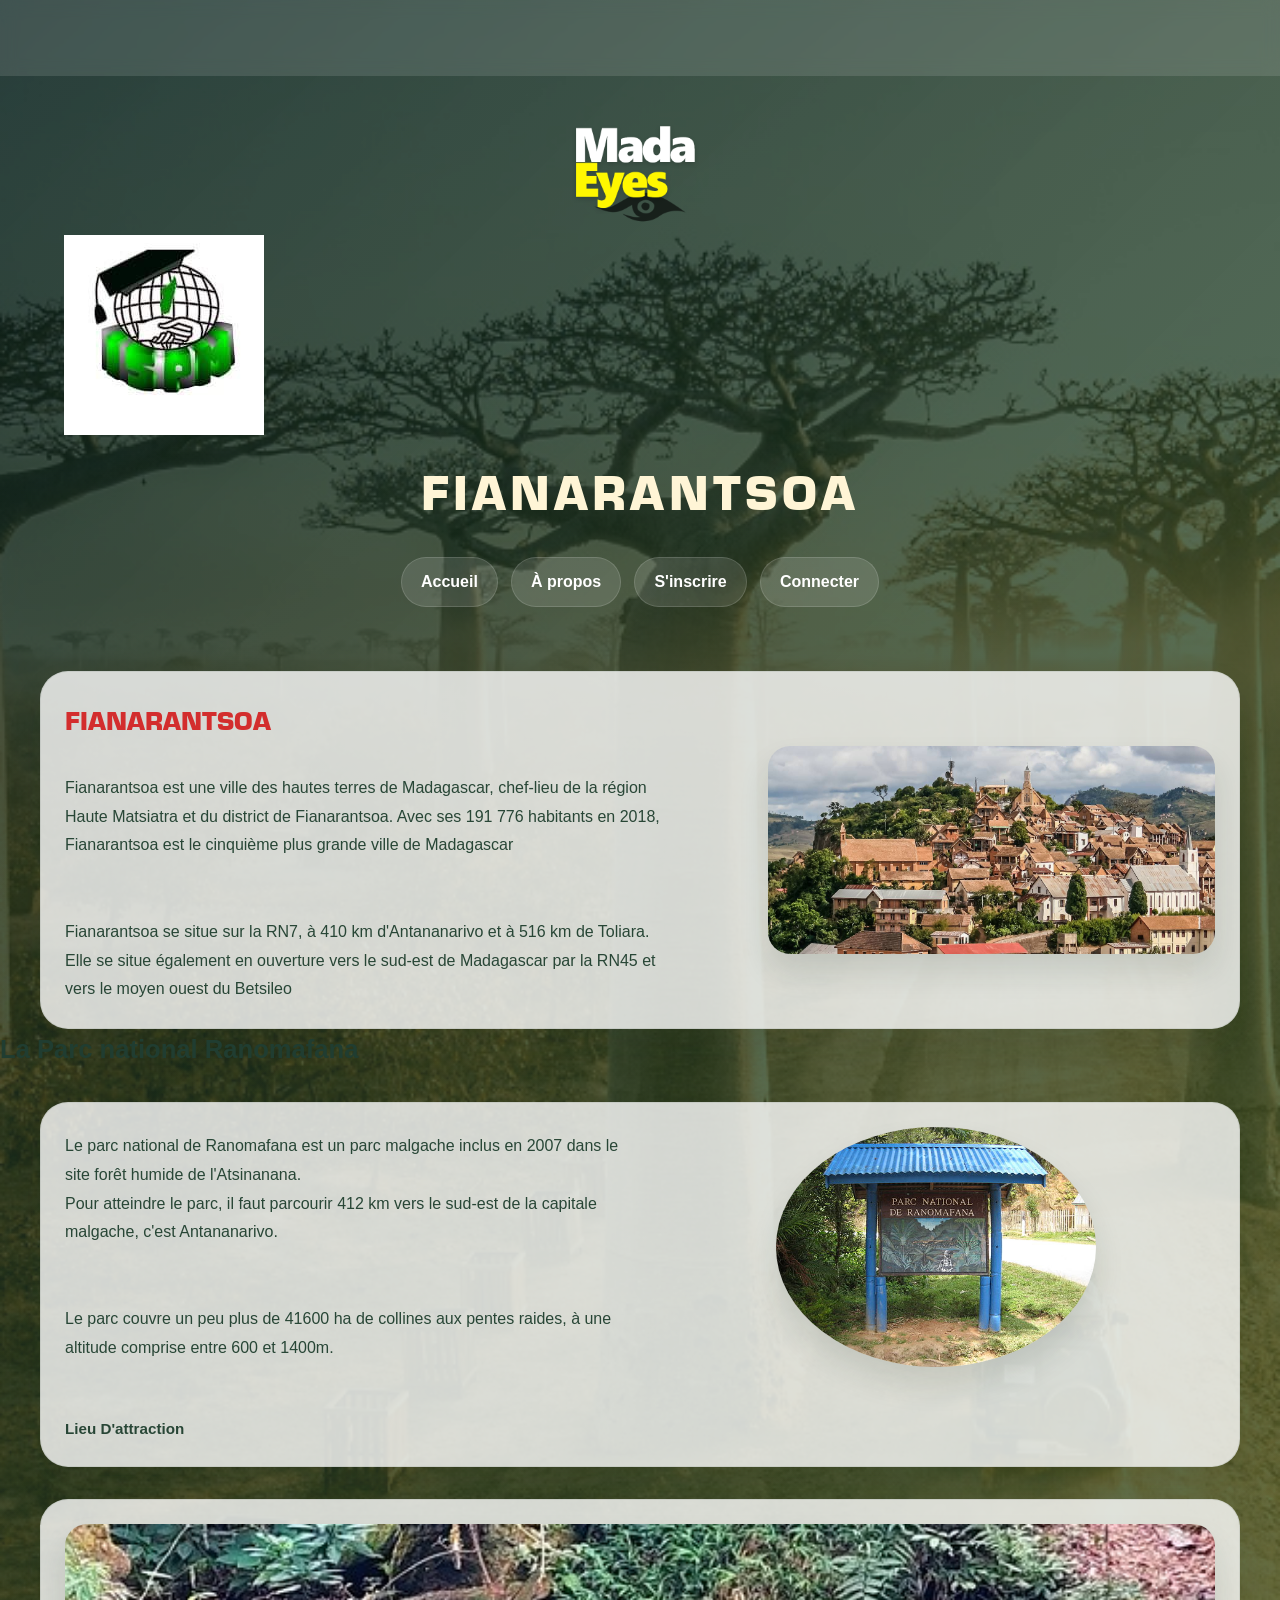
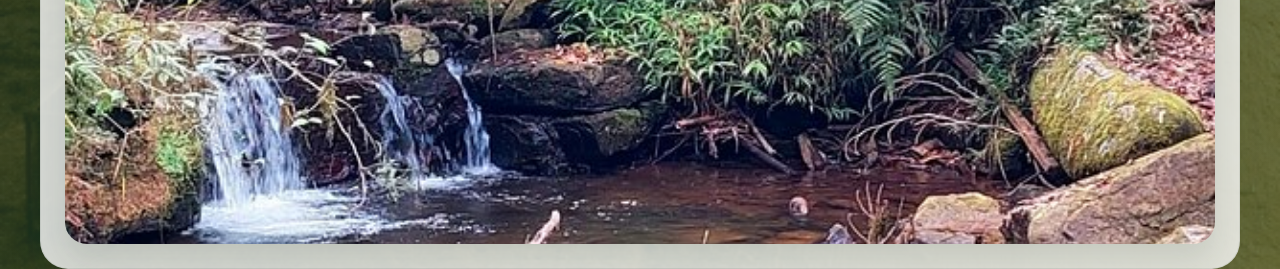
<file: PROVICES/Fianarantsoa/fianarantsoa.html>
<!DOCTYPE html>
<html lang="en">

<head>
  <meta charset="UTF-8">
  <meta name="viewport" content="width=device-width, initial-scale=1.0">
  <title>FIANARANTSOA</title>
  <link rel="stylesheet" href="../Fianarantsoa/css/style.css">
  <link rel="stylesheet" href="../../css/index.css">
  <link rel="stylesheet" href="../../AOS/aos.css">
</head>

<body>
  <header>

    <div class="barre"
      style="width: 100%; height: 108px; background: rgba(150, 186, 247, 0.311); background-attachment: fixed; position: fixed;z-index: 2000;">
    </div>

    <div id="accueil">
      <div class="header" id="section1">
        <img src="../../image/logo_MadaEyes.png" alt="" class="logo" />
      </div>
      <div class="ispm">
        <img src="../../image/ispm.jpeg" alt="ispm">
      </div>

      <div class="titre3">
        <h2 data-aos="zoom-in" ; data-aos-duration="1900">
          FIANARANTSOA
        </h2>
      </div>
      <!-- debut navbar  -->

      <div class="nav">
        <ul>
          <li><a href="../../index.html">Accueil</a></li>
          <li><a href="../../index.html">À propos</a></li>

          <li class="inscrit"><a href="../../index.html">S'inscrire</a></li>
          <li class="connecter"><a href="../../index.html">Connecter</a></li>
        </ul>
      </div>
    </div>

    <body>
      <div class="fianarantsoa">
        <p><strong>FIANARANTSOA</strong>
          <br><br>
          Fianarantsoa est une ville des hautes terres de Madagascar, chef-lieu de la région <br>
          Haute Matsiatra et du district de Fianarantsoa. Avec ses 191 776 habitants en 2018, <br>
          Fianarantsoa est le cinquième plus grande ville de Madagascar <br>
          <br><br>
          Fianarantsoa se situe sur la RN7, à 410 km d'Antananarivo et à 516 km de Toliara. <br>
          Elle se situe également en ouverture vers le sud-est de Madagascar par la RN45 et <br>
          vers le moyen ouest du Betsileo <br>
        </p>
        <div class="villefia" data-aos="fade-left" ; data-aos-duration="1300">
          <img src="../Fianarantsoa/img/fianarantsoa.jpg">
        </div>
      </div>
      <div class="form3">
        <div class="bloc">
          <h3>La Parc national Ranomafana</h3>
        </div>


      </div>
      <div class="parol">
        Le parc national de Ranomafana est un parc malgache inclus en 2007 dans le site forêt humide de l'Atsinanana.
        <br>
        Pour atteindre le parc, il faut parcourir 412 km vers le sud-est de la capitale malgache, c'est Antananarivo.
        <br>
        <br><br>
        Le parc couvre un peu plus de 41600 ha de collines aux pentes raides, à une altitude comprise entre 600 et
        1400m. <br>
        <img src="../Fianarantsoa/img/entrez parc.jpg" alt="plaque">
        <h2>Lieu d'attraction</h2>
      </div>
      <div class="phot">
        <img src="../Fianarantsoa/img/parc-ranomafana.jpg" alt="parc">
      </div>

      <script src="../../AOS/aos.js"></script>
      <script>AOS.init()</script>
      <script src="../../script/script.js" defer></script>

    </body>

</html>
</file>
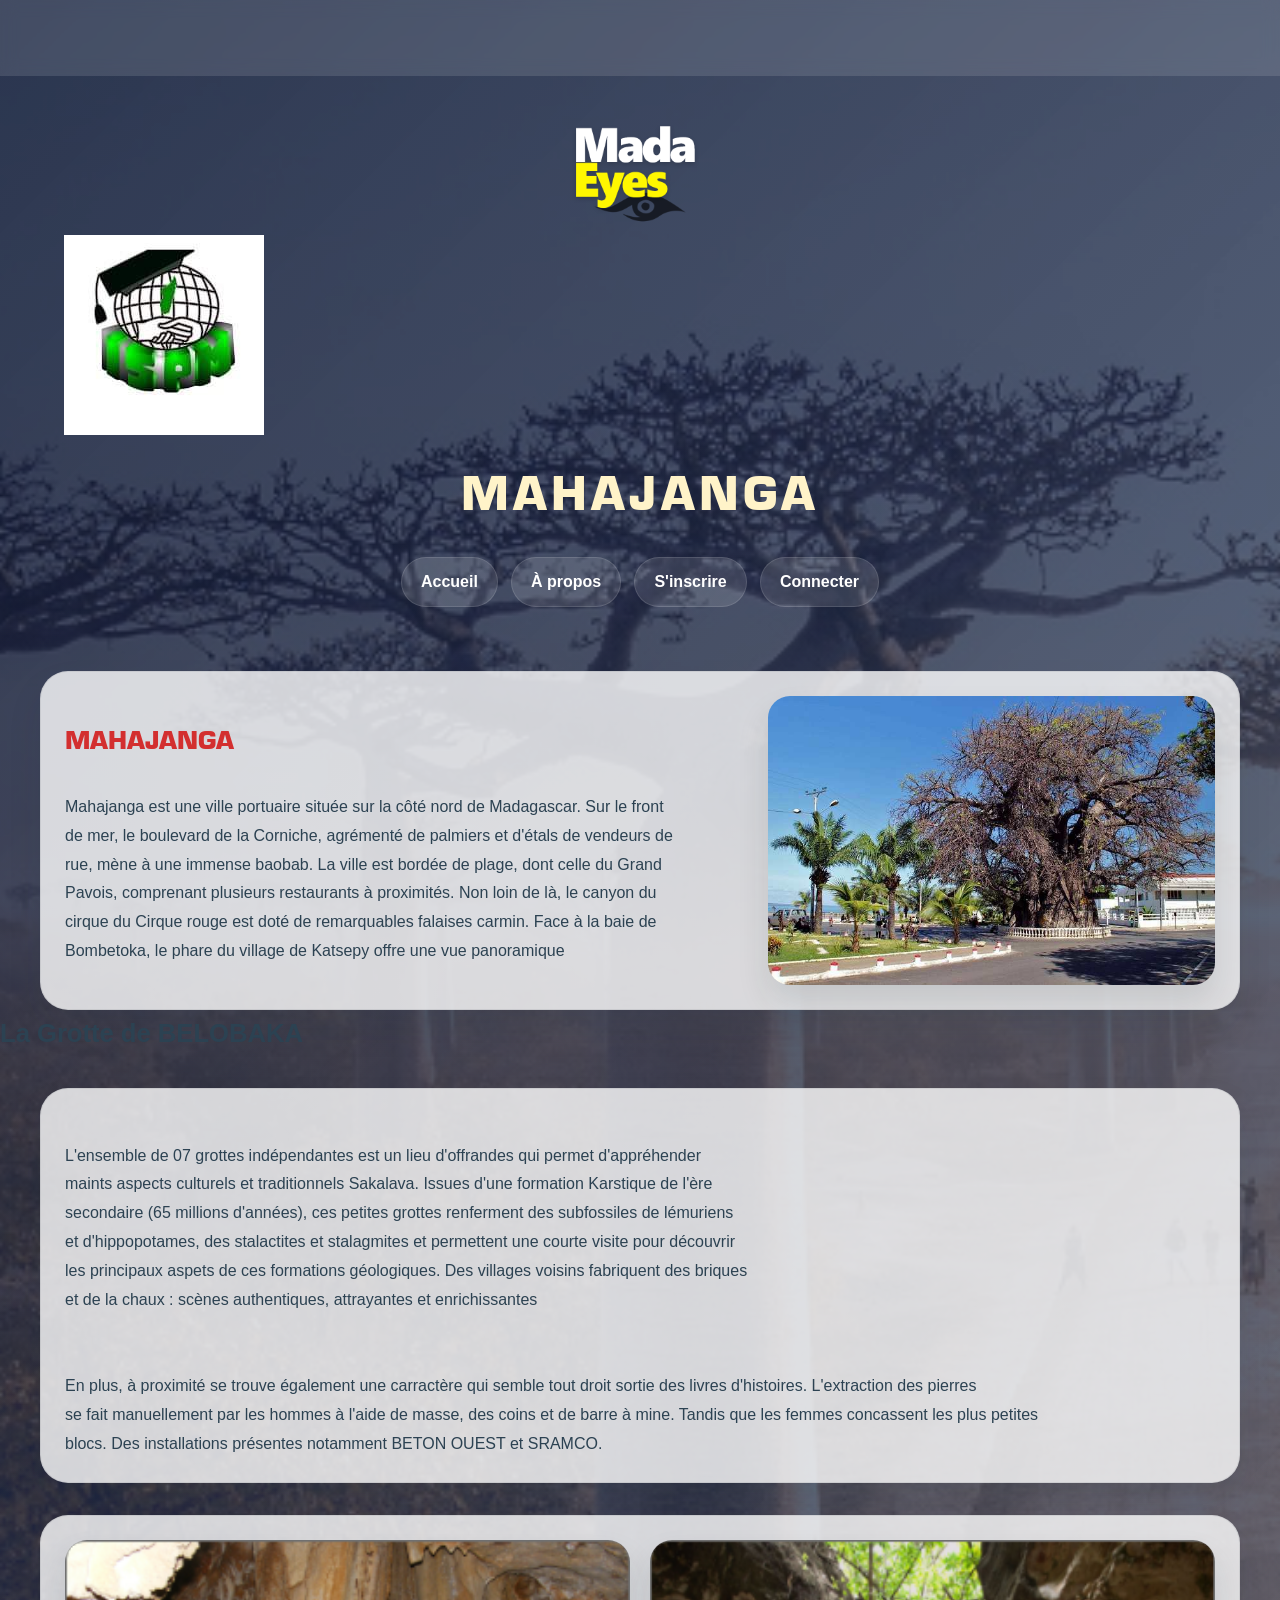
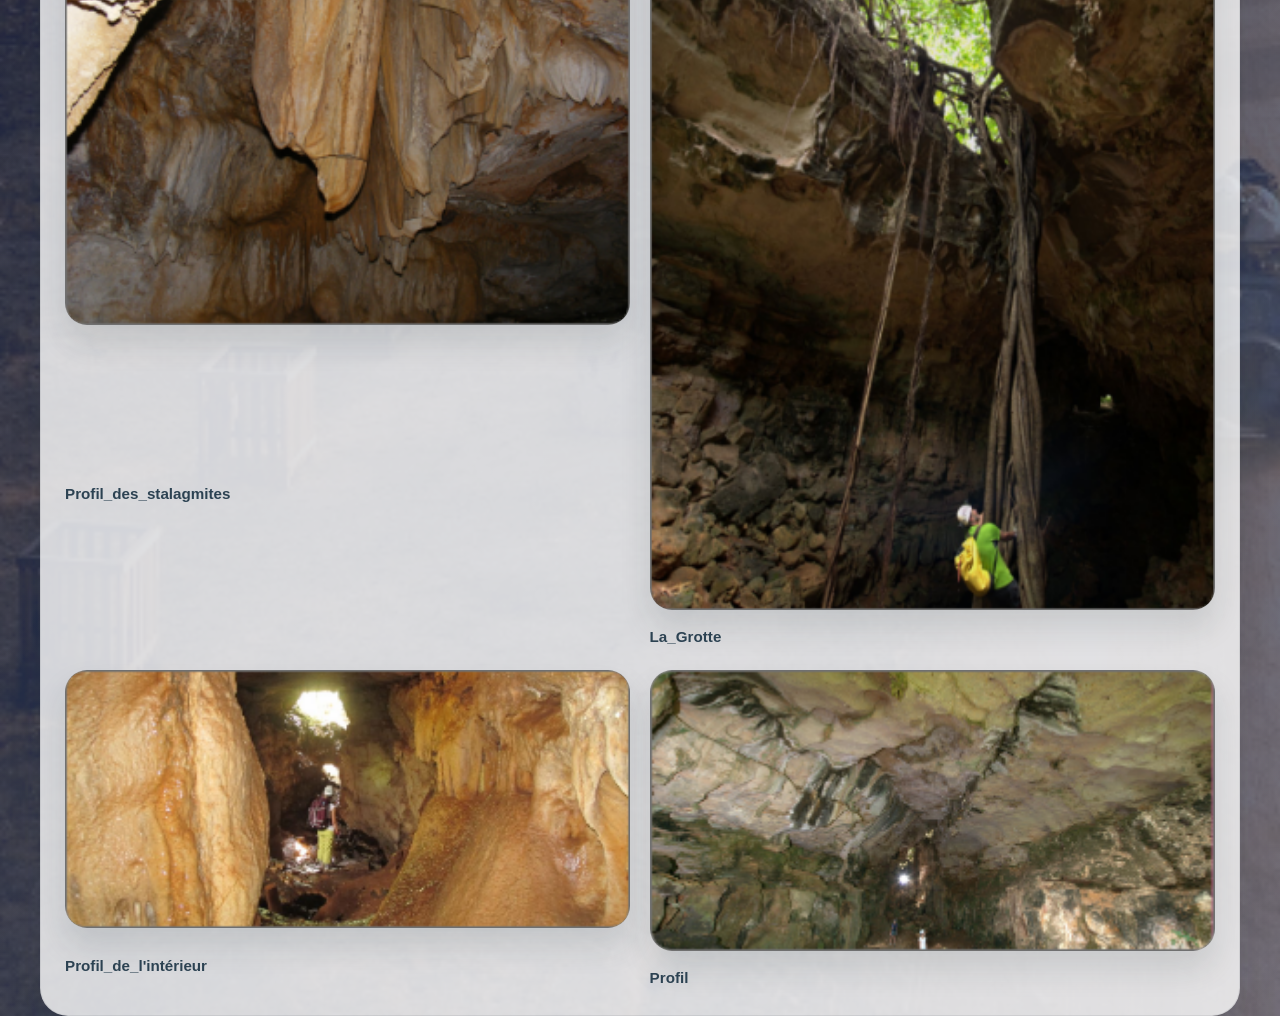
<file: PROVICES/Mahajanga/mahajanga.html>
<!DOCTYPE html>
<html lang="en">

<head>
    <meta charset="UTF-8">
    <meta name="viewport" content="width=device-width, initial-scale=1.0">
    <title>MAHAJANGA</title>
    <link rel="stylesheet" href="../Mahajanga/css/style.css">
    <link rel="stylesheet" href="../../css/index.css">
    <link rel="stylesheet" href="../../AOS/aos.css">
</head>

<body>
    <header>

        <div class="barre"
            style="width: 100%; height: 108px; background: rgba(150, 186, 247, 0.311); background-attachment: fixed; position: fixed;z-index: 2000;">
        </div>

        <div id="accueil">
            <div class="header" id="section1">
                <img src="../../image/logo_MadaEyes.png" alt="" class="logo" />
            </div>
            <div class="ispm">
                <img src="../../image/ispm.jpeg" alt="ispm">
            </div>

            <div class="titre4">
                <h2 data-aos="zoom-in" ; data-aos-duration="1900">
                    MAHAJANGA
                </h2>
            </div>
            <!-- debut navbar  -->

            <div class="nav">
                <ul>
                    <li><a href="../../index.html">Accueil</a></li>
                    <li><a href="../../index.html">À propos</a></li>

                    <li class="inscrit"><a href="../../index.html">S'inscrire</a></li>
                    <li class="connecter"><a href="../../index.html">Connecter</a></li>
                </ul>
            </div>
        </div>

        <body>
            <div class="mahajanga">
                <p><strong>MAHAJANGA</strong>
                    <br><br>
                    Mahajanga est une ville portuaire située sur la côté nord de Madagascar. Sur le front <br>
                    de mer, le boulevard de la Corniche, agrémenté de palmiers et d'étals de vendeurs de <br>
                    rue, mène à une immense baobab. La ville est bordée de plage, dont celle du Grand <br>
                    Pavois, comprenant plusieurs restaurants à proximités. Non loin de là, le canyon du <br>
                    cirque du Cirque rouge est doté de remarquables falaises carmin. Face à la baie de <br>
                    Bombetoka, le phare du village de Katsepy offre une vue panoramique <br>
                </p>
                <div class="villemajunga" data-aos="fade-left" ; data-aos-duration="1300">
                    <img src="../Mahajanga/img/majunga ville.jpg" alt="mahajanga">
                </div>
            </div>
            <div class="form4">
                <div class="case">
                    <h3>La Grotte de BELOBAKA</h3>
                </div>

            </div>
            <div class="explique">
                <br>
                L'ensemble de 07 grottes indépendantes est un lieu d'offrandes qui permet d'appréhender <br>
                maints aspects culturels et traditionnels Sakalava. Issues d'une formation Karstique de l'ère <br>
                secondaire (65 millions d'années), ces petites grottes renferment des subfossiles de lémuriens <br>
                et d'hippopotames, des stalactites et stalagmites et permettent une courte visite pour découvrir <br>
                les principaux aspets de ces formations géologiques. Des villages voisins fabriquent des briques <br>
                et de la chaux : scènes authentiques, attrayantes et enrichissantes <br>
                <br><br>
                En plus, à proximité se trouve également une carractère qui semble tout droit sortie des livres
                d'histoires. L'extraction des pierres <br>
                se fait manuellement par les hommes à l'aide de masse, des coins et de barre à mine. Tandis que les
                femmes concassent les plus petites <br>
                blocs. Des installations présentes notamment BETON OUEST et SRAMCO.
            </div>
            <div class="forimg">
                <div class="img11">
                    <img src="../Mahajanga/img/Grottte Belobaka-2.png" alt="grottes">
                    <h2>profil_des_stalagmites</h2>
                </div>
                <div class="img22">
                    <img src="../Mahajanga/img/grott lav.png" alt="Grotte">
                    <h2>La_Grotte</h2>
                </div>
                <div class="img33">
                    <img src="../Mahajanga/img/intern.png" alt="grott">
                    <h2>profil_de_l'intérieur</h2>
                </div>
                <div class="img44">
                    <img src="../Mahajanga/img/plaf.png" alt="grott">
                    <h2>profil</h2>
                </div>
            </div>

            <script src="../../AOS/aos.js"></script>
            <script>AOS.init()</script>
            <script src="../../script/script.js" defer></script>

        </body>

</html>
</file>
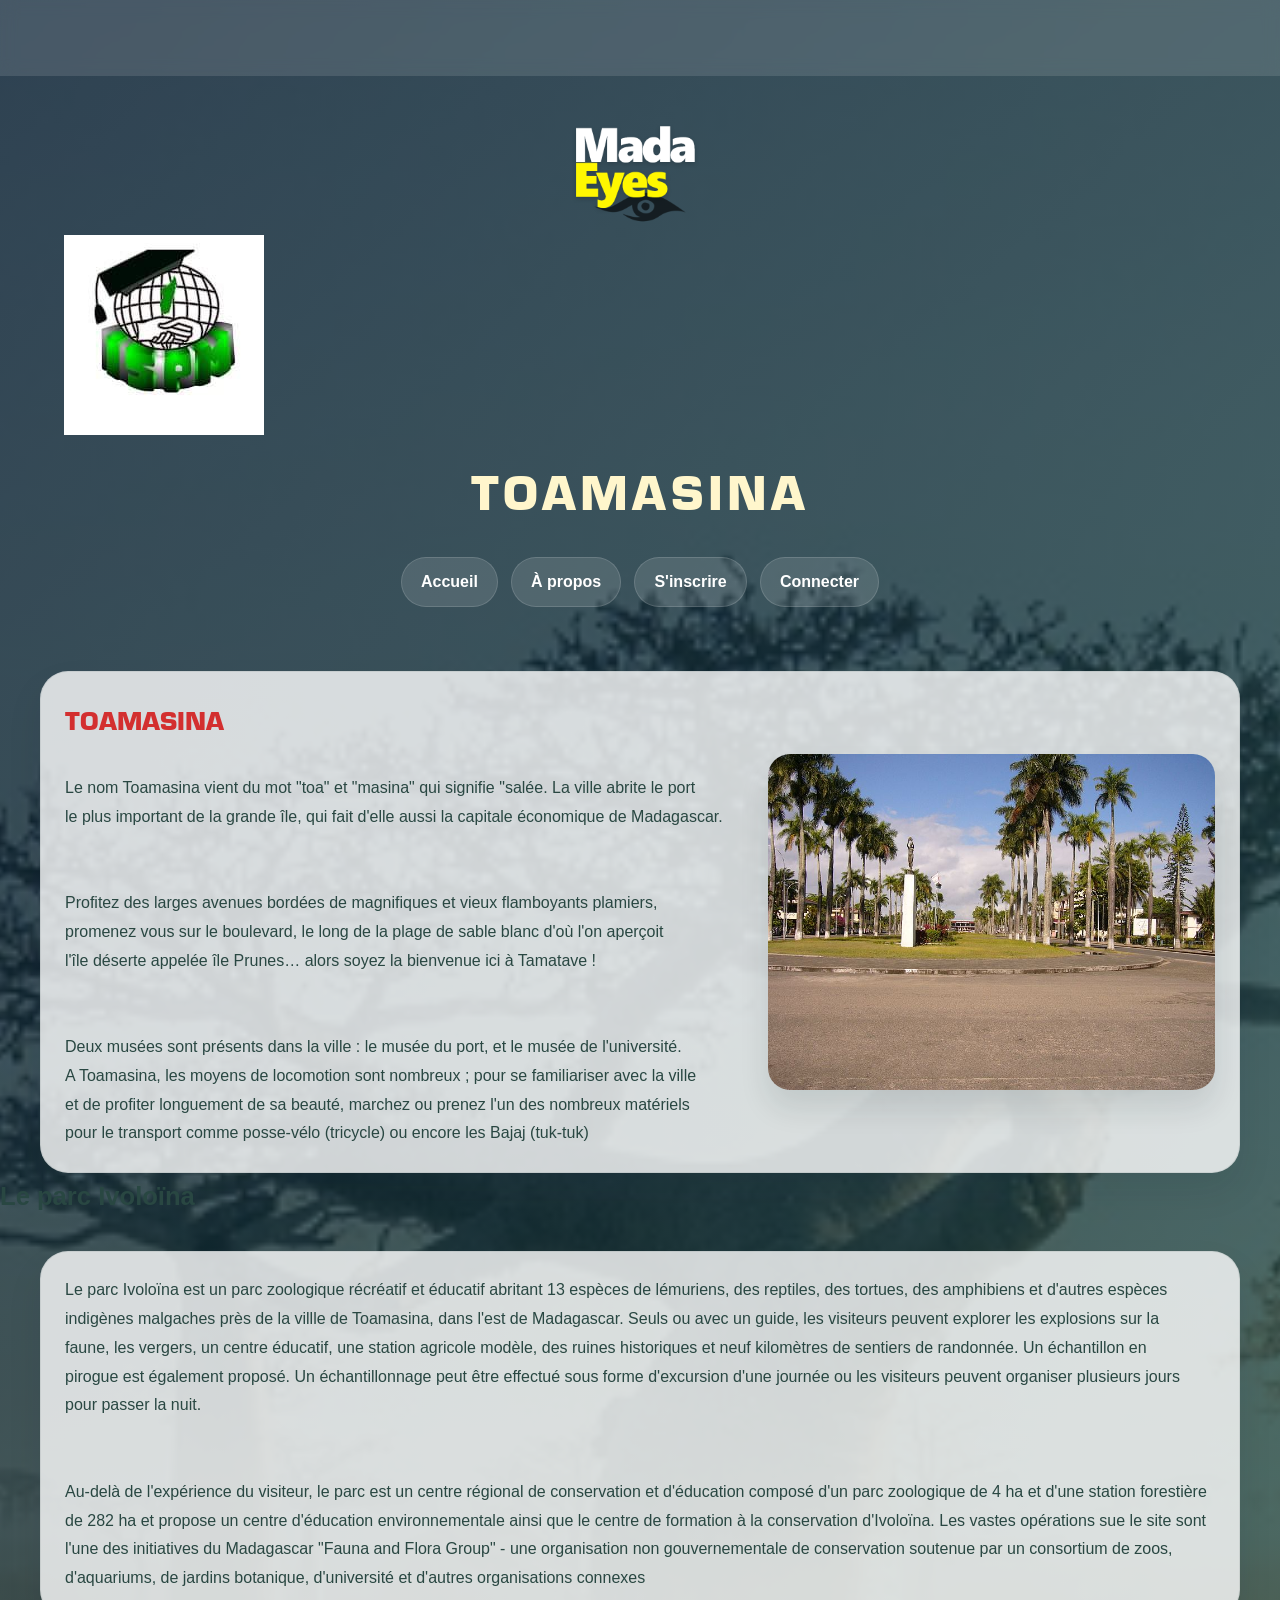
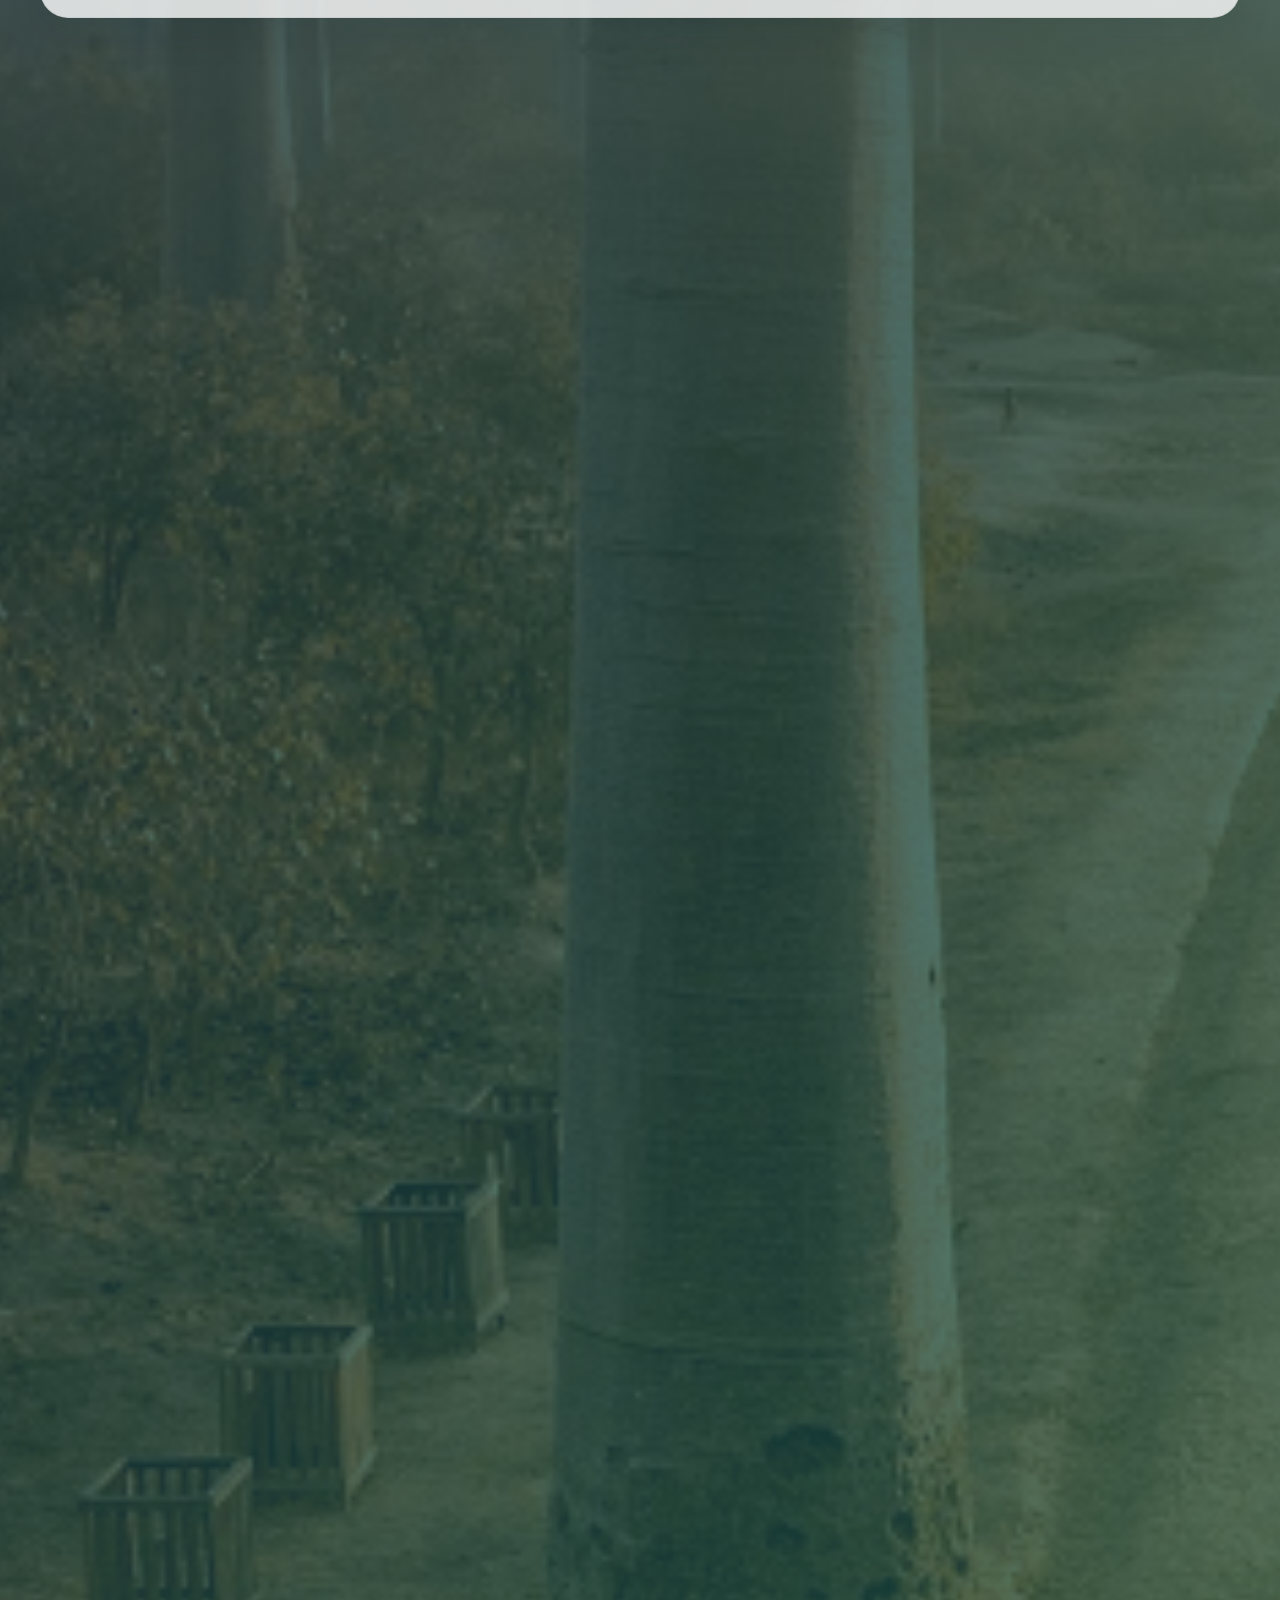
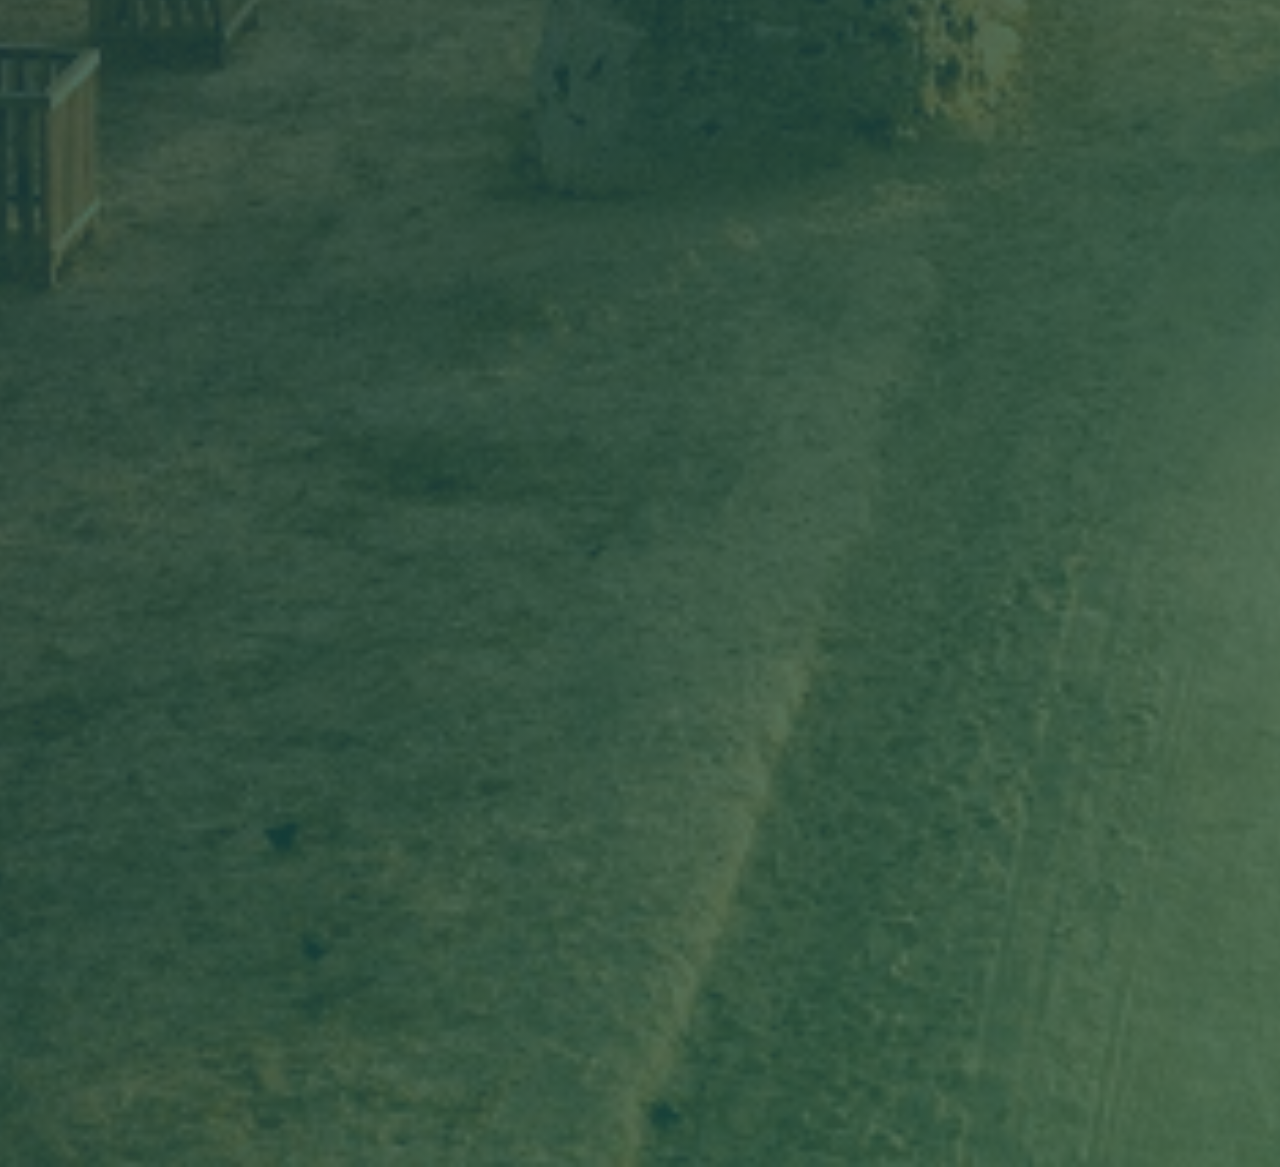
<file: PROVICES/Toamasina/toamasina.html>
<!DOCTYPE html>
<html lang="en">

<head>
    <meta charset="UTF-8">
    <meta name="viewport" content="width=device-width, initial-scale=1.0">
    <title>TOAMASINA</title>
    <link rel="stylesheet" href="../Toamasina/css/style.css">
    <link rel="stylesheet" href="../../css/index.css">
    <link rel="stylesheet" href="../../AOS/aos.css">
</head>

<body>
    <header>

        <div class="barre"
            style="width: 100%; height: 108px; background: rgba(150, 186, 247, 0.311); background-attachment: fixed; position: fixed;z-index: 2000;">
        </div>

        <div id="accueil">
            <div class="header" id="section1">
                <img src="../../image/logo_MadaEyes.png" alt="" class="logo" />
            </div>
            <div class="ispm">
                <img src="../../image/ispm.jpeg" alt="ispm">
            </div>

            <div class="titre5">
                <h2 data-aos="zoom-in" ; data-aos-duration="1900">
                    TOAMASINA
                </h2>
            </div>
            <!-- debut navbar  -->

            <div class="nav">
                <ul>
                    <li><a href="../../index.html">Accueil</a></li>
                    <li><a href="../../index.html">À propos</a></li>

                    <li class="inscrit"><a href="../../index.html">S'inscrire</a></li>
                    <li class="connecter"><a href="../../index.html">Connecter</a></li>
                </ul>
            </div>
        </div>

        <body>
            <div class="toamasina">
                <p><strong>TOAMASINA</strong>
                    <br><br>
                    Le nom Toamasina vient du mot "toa" et "masina" qui signifie "salée. La ville abrite le port <br>
                    le plus important de la grande île, qui fait d'elle aussi la capitale économique de Madagascar. <br>
                    <br><br>
                    Profitez des larges avenues bordées de magnifiques et vieux flamboyants plamiers, <br>
                    promenez vous sur le boulevard, le long de la plage de sable blanc d'où l'on aperçoit <br>
                    l'île déserte appelée île Prunes… alors soyez la bienvenue ici à Tamatave ! <br>
                    <br><br>
                    Deux musées sont présents dans la ville : le musée du port, et le musée de l'université. <br>
                    A Toamasina, les moyens de locomotion sont nombreux ; pour se familiariser avec la ville <br>
                    et de profiter longuement de sa beauté, marchez ou prenez l'un des nombreux matériels <br>
                    pour le transport comme posse-vélo (tricycle) ou encore les Bajaj (tuk-tuk) <br>
                </p>
                <div class="villetoamasina" data-aos="fade-left" ; data-aos-duration="1300">
                    <img src="../Toamasina/img/Toamasina ville.jpg">
                </div>
            </div>
            <div class="form5">
                <div class="bloc2">
                    <h3>Le parc Ivoloïna</h3>
                </div>

            </div>
            <div class="texto">
                Le parc Ivoloïna est un parc zoologique récréatif et éducatif abritant 13 espèces de lémuriens, des
                reptiles, des tortues, des amphibiens et d'autres espèces <br>
                indigènes malgaches près de la villle de Toamasina, dans l'est de Madagascar. Seuls ou avec un guide,
                les visiteurs peuvent explorer les explosions sur la <br>
                faune, les vergers, un centre éducatif, une station agricole modèle, des ruines historiques et neuf
                kilomètres de sentiers de randonnée. Un échantillon en <br>
                pirogue est également proposé. Un échantillonnage peut être effectué sous forme d'excursion d'une
                journée ou les visiteurs peuvent organiser plusieurs jours <br>
                pour passer la nuit. <br>
                <br><br>
                Au-delà de l'expérience du visiteur, le parc est un centre régional de conservation et d'éducation
                composé d'un parc zoologique de 4 ha et d'une station forestière <br>
                de 282 ha et propose un centre d'éducation environnementale ainsi que le centre de formation à la
                conservation d'Ivoloïna. Les vastes opérations sue le site sont <br>
                l'une des initiatives du Madagascar "Fauna and Flora Group" - une organisation non gouvernementale de
                conservation soutenue par un consortium de zoos, d'aquariums,
                de jardins botanique, d'université et d'autres organisations connexes


            </div>
            <div class="lemur" data-aos="zoom-in-right" ; data-aos-duration="1500">
                <img src="../Toamasina/img/Les lémuriens.png" alt="maki">
                <br><br>
                <h2>Les lémuriens</h2>
            </div>
            <div class="cameleon" data-aos="zoom-out-down" ; data-aos-duration="1500">
                <img src="../Toamasina/img/Cméléon de Ivoloïna.png" alt="cameleon">
                <br><br>
                <h2>Caméléon_de_Ivoloïna</h2>
            </div>
            <div class="tortue" data-aos="zoom-out-down" ; data-aos-duration="1500">
                <img src="../Toamasina/img/Tortues rayonées.png" alt="tortue">
                <br><br>
                <h2>Tortues_rayonnées</h2>
            </div>

            <script src="../../AOS/aos.js"></script>
            <script>AOS.init()</script>
            <script src="../../script/script.js" defer></script>

        </body>

</html>
</file>
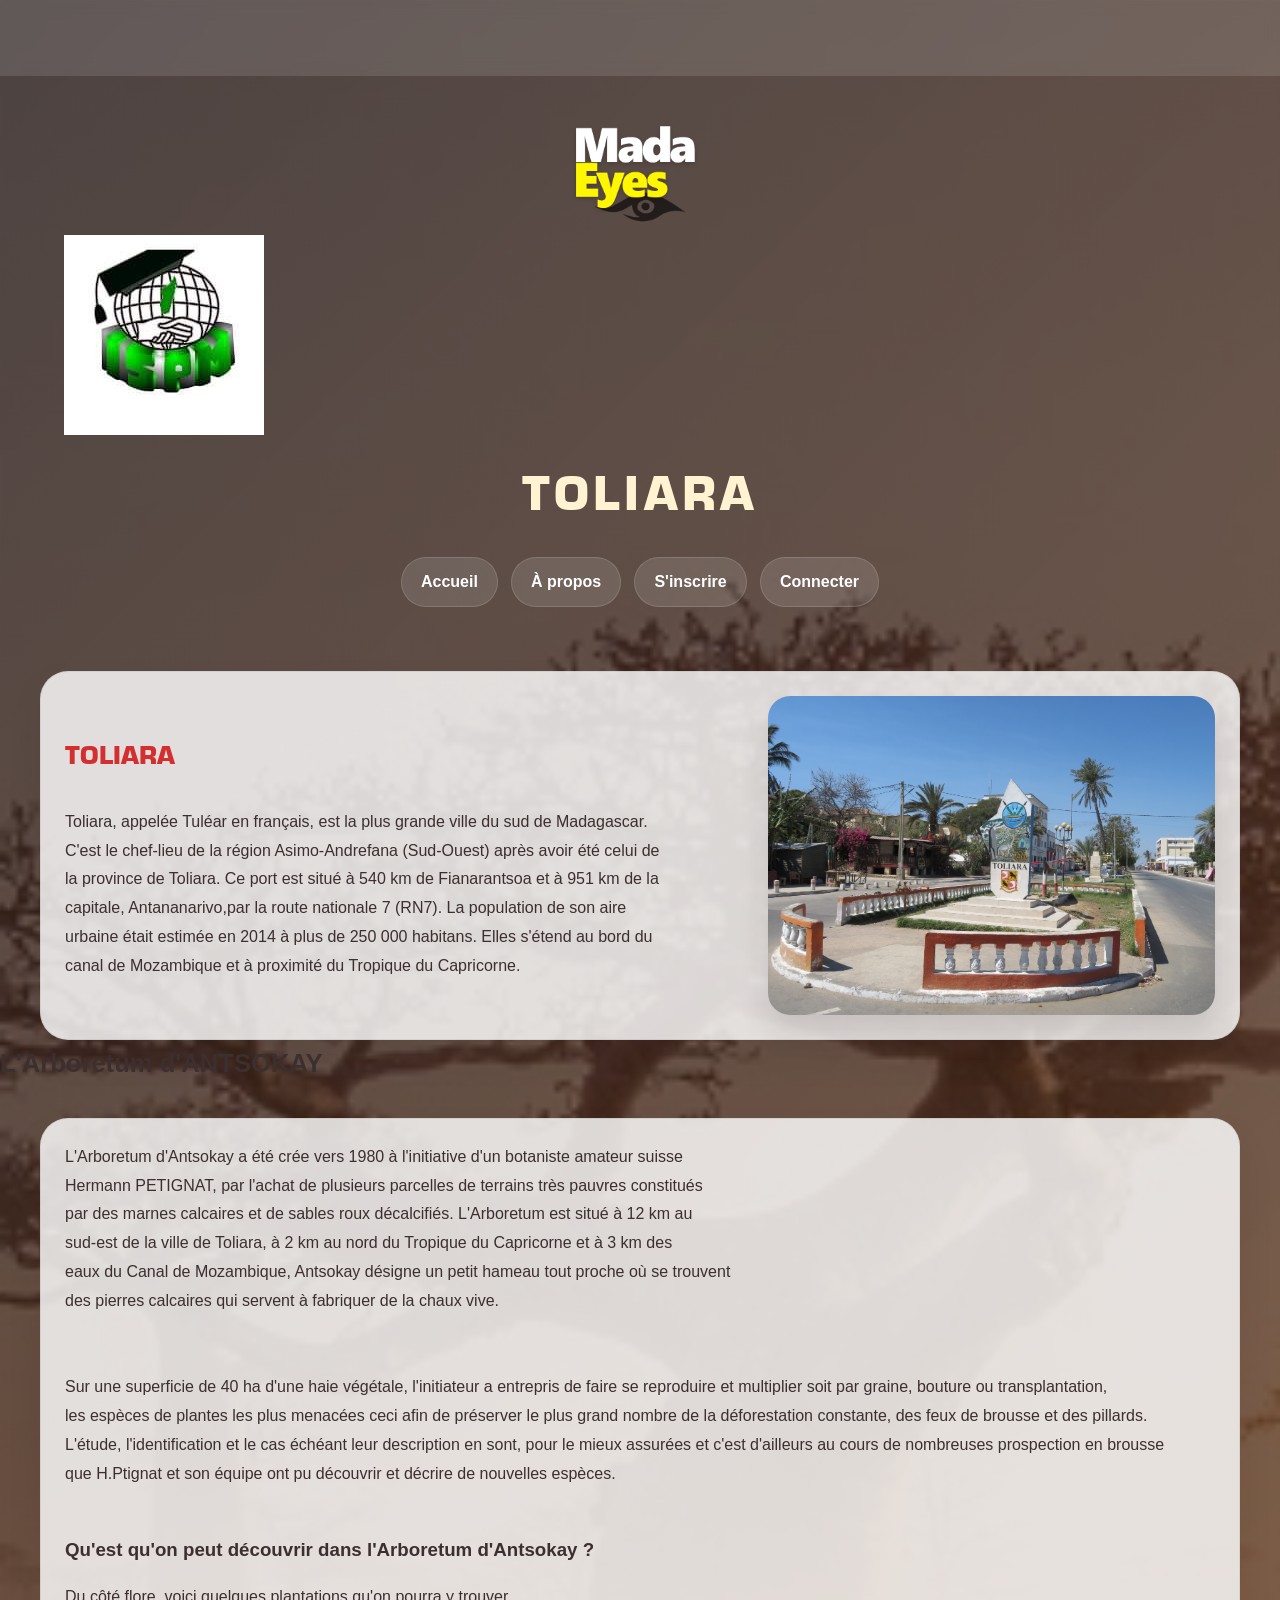
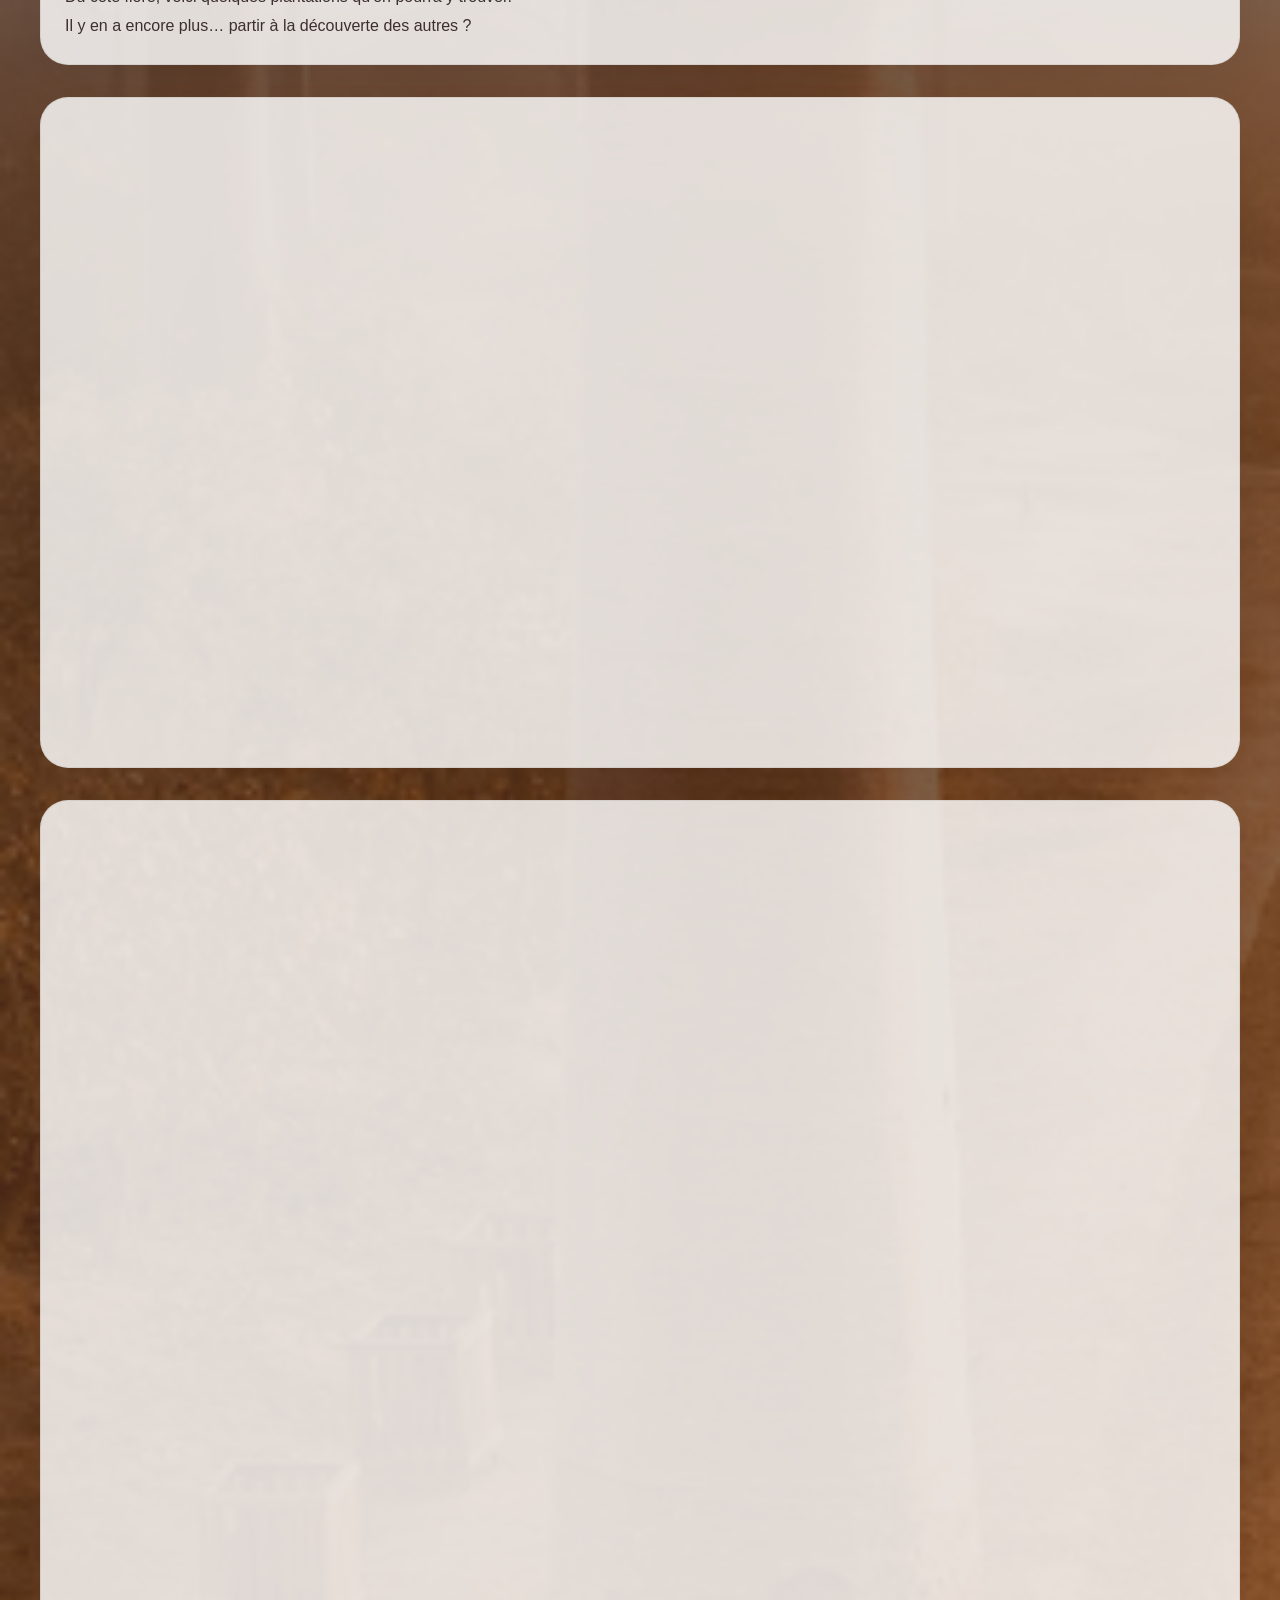
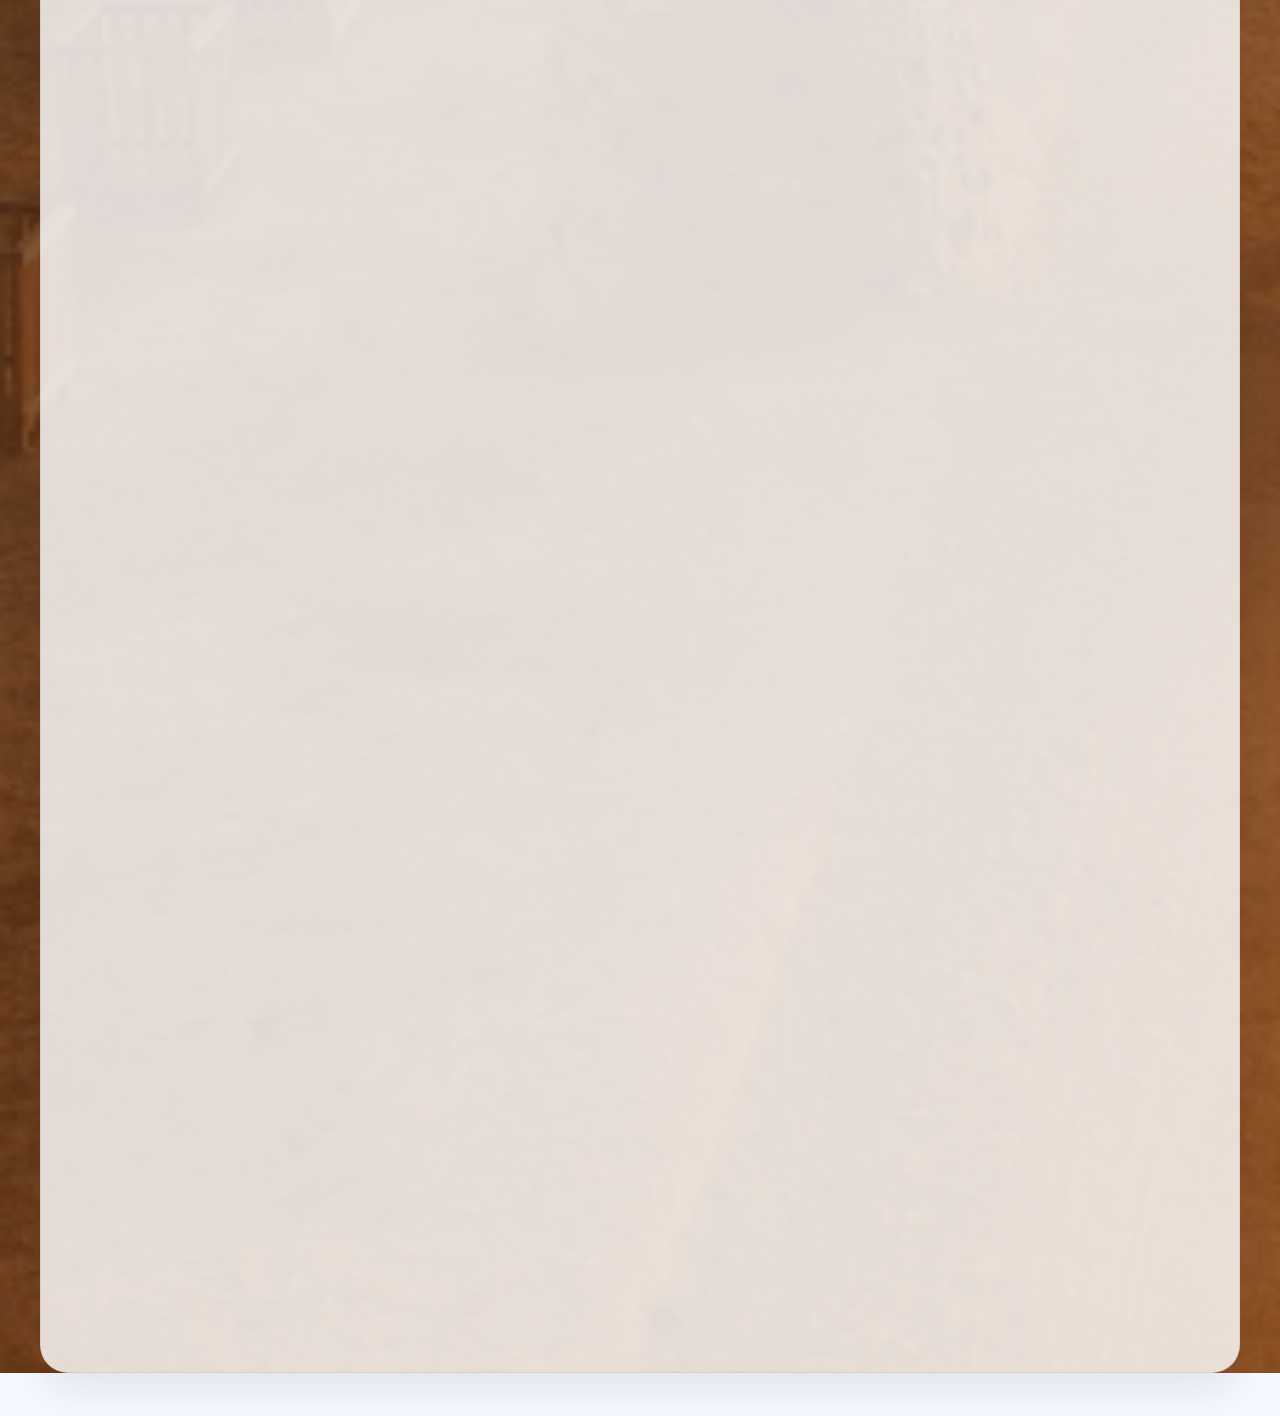
<file: PROVICES/Toliara/toliara.html>
<!DOCTYPE html>
<html lang="en">

<head>
    <meta charset="UTF-8">
    <meta name="viewport" content="width=device-width, initial-scale=1.0">
    <title>TOLIARA</title>
    <link rel="stylesheet" href="../Toliara/css/style.css">
    <link rel="stylesheet" href="../../css/index.css">
    <link rel="stylesheet" href="../../AOS/aos.css">
</head>

<body>
    <header>

        <div class="barre"
            style="width: 100%; height: 108px; background: rgba(150, 186, 247, 0.311); background-attachment: fixed; position: fixed;z-index: 2000;">
        </div>

        <div id="accueil">
            <div class="header" id="section1">
                <img src="../../image/logo_MadaEyes.png" alt="" class="logo" />
            </div>
            <div class="ispm">
                <img src="../../image/ispm.jpeg" alt="ispm">
            </div>

            <div class="titre6">
                <h2 data-aos="zoom-in" ; data-aos-duration="1900">
                    TOLIARA
                </h2>
            </div>
            <!-- debut navbar  -->

            <div class="nav">
                <ul>
                    <li><a href="../../index.html">Accueil</a></li>
                    <li><a href="../../index.html">À propos</a></li>

                    <li class="inscrit"><a href="../../index.html">S'inscrire</a></li>
                    <li class="connecter"><a href="../../index.html">Connecter</a></li>
                </ul>
            </div>
        </div>

        <body>
            <div class="toliara">
                <p><strong>TOLIARA</strong>
                    <br><br>
                    Toliara, appelée Tuléar en français, est la plus grande ville du sud de Madagascar. <br>
                    C'est le chef-lieu de la région Asimo-Andrefana (Sud-Ouest) après avoir été celui de<br>
                    la province de Toliara. Ce port est situé à 540 km de Fianarantsoa et à 951 km de la<br>
                    capitale, Antananarivo,par la route nationale 7 (RN7). La population de son aire <br>
                    urbaine était estimée en 2014 à plus de 250 000 habitans. Elles s'étend au bord du <br>
                    canal de Mozambique et à proximité du Tropique du Capricorne. <br>
                </p>
                <div class="villetol" data-aos="fade-left" ; data-aos-duration="1300">
                    <img src="../Toliara/img/ville toliara.jpg">
                </div>
            </div>
            <div class="form6">
                <div class="bloc3">
                    <h3>L'Arboretum d'ANTSOKAY</h3>
                </div>

            </div>
            <div class="talk">
                L'Arboretum d'Antsokay a été crée vers 1980 à l'initiative d'un botaniste amateur suisse <br>
                Hermann PETIGNAT, par l'achat de plusieurs parcelles de terrains très pauvres constitués <br>
                par des marnes calcaires et de sables roux décalcifiés. L'Arboretum est situé à 12 km au <br>
                sud-est de la ville de Toliara, à 2 km au nord du Tropique du Capricorne et à 3 km des <br>
                eaux du Canal de Mozambique, Antsokay désigne un petit hameau tout proche où se trouvent <br>
                des pierres calcaires qui servent à fabriquer de la chaux vive. <br>
                <br><br>
                Sur une superficie de 40 ha d'une haie végétale, l'initiateur a entrepris de faire se reproduire et
                multiplier soit par graine, bouture ou transplantation, <br>
                les espèces de plantes les plus menacées ceci afin de préserver le plus grand nombre de la déforestation
                constante, des feux de brousse et des pillards. <br>
                L'étude, l'identification et le cas échéant leur description en sont, pour le mieux assurées et c'est
                d'ailleurs au cours de nombreuses prospection en brousse <br>
                que H.Ptignat et son équipe ont pu découvrir et décrire de nouvelles espèces. <br><br>
                <h3>Qu'est qu'on peut découvrir dans l'Arboretum d'Antsokay ?</h3>
                <p>
                    Du côté flore, voici quelques plantations qu'on pourra y trouver. <br>
                    Il y en a encore plus… partir à la découverte des autres ? <br>
                </p>
            </div>
            <div class="img2gauche">
                <div class="imgg1" data-aos="flip-right" ; data-aos-duration="1500">
                    <img src="../Toliara/img/parc_antsokay.png" alt="parc">
                    <h3>Parc_de_l'Arboretum</h3>
                </div>
                <div class="imgg2" data-aos="flip-left" ; data-aos-duration="1500">
                    <img src="../Toliara/img/anstokay.png" alt="anstokay">
                    <h3>Différentes_plantations</h3>
                </div>
            </div>
            <div class="img6droite">
                <div class="imgd1" data-aos="zoom-out" ; data-aos-duration="2000">
                    <img src="../Toliara/img/Aloe_vaombe.png" alt="Aloe_vaombe">
                    <h3>Aloe_vaombe</h3>
                </div>
                <div class="imgd2" data-aos="zoom-out" ; data-aos-duration="2000">
                    <img src="../Toliara/img/Pachypodium.png" alt="Pachypodium">
                    <h3>Pachypodium</h3>
                </div>
                <div class="imgd3" data-aos="zoom-out" ; data-aos-duration="2000">
                    <img src="../Toliara/img/Alluaudia_procera.png" alt="Alluaudia_procera">
                    <h3>Alluaudia_procera</h3>
                </div>
                <div class="imgd4" data-aos="zoom-out" ; data-aos-duration="2000">
                    <img src="../Toliara/img/Kalanchoe_grandidieri.png" alt="Kalanchoe_grandidieri">
                    <h3>Kalanchoe_grandidieri</h3>
                </div>
                <div class="imgd5" data-aos="zoom-out" ; data-aos-duration="2000">
                    <img src="../Toliara/img/Aloe_viguieri.png" alt="aloa Aloe_viguieri">
                    <h3>Aloe_viguieri</h3>
                </div>
                <div class="imgd6" data-aos="zoom-out" ; data-aos-duration="2000">
                    <img src="../Toliara/img/Pachypodium_geayi.png" alt="Pachypodium_geayi">
                    <h3>Pachypodium_geayi</h3>
                </div>
            </div>

            <script src="../../AOS/aos.js"></script>
            <script>AOS.init()</script>
            <script src="../../script/script.js" defer></script>

        </body>

</html>
</file>
<file: css/index.css>
:root {
  --bg: #f5f7fb;
  --surface: #ffffff;
  --surface-soft: #eef5ff;
  --primary: #0d5c46;
  --primary-dark: #0a483a;
  --secondary: #ffb703;
  --secondary-dark: #e09b00;
  --text: #1c2430;
  --muted: #5d6b7a;
  --border: rgba(15, 35, 55, 0.08);
  --shadow: 0 20px 45px rgba(13, 49, 57, 0.12);
}

* {
  box-sizing: border-box;
  margin: 0;
  padding: 0;
}

html {
  scroll-behavior: smooth;
}

body {
  margin: 0;
  font-family: "Manrope", sans-serif;
  background: linear-gradient(180deg, #f4f9ff 0%, #edf6f2 100%);
  color: var(--text);
  line-height: 1.6;
}

a {
  text-decoration: none;
  color: inherit;
}

img {
  max-width: 100%;
  display: block;
}

button,
input {
  font: inherit;
}

.site-header {
  background:
    linear-gradient(135deg, rgba(18, 41, 44, 0.78), rgba(12, 82, 69, 0.7)),
    url("../image/imageMADA/baobab.jpg") center/cover no-repeat;
  min-height: 760px;
  padding: 1.5rem 0 4rem;
  color: #fff;
}

.topbar {
  height: 72px;
  width: 100%;
  background: rgba(255, 255, 255, 0.06);
  backdrop-filter: blur(6px);
  position: sticky;
  top: 0;
  z-index: 10;
}

.main-nav {
  max-width: 1200px;
  margin: 0 auto;
  padding: 1.25rem 1.5rem;
  display: flex;
  align-items: center;
  justify-content: space-between;
  position: relative;
  z-index: 1;
}

.brand img {
  width: 170px;
  border-radius: 20px;
}

.nav-links {
  display: flex;
  align-items: center;
  gap: 1rem;
  flex-wrap: wrap;
}

.nav-links a {
  color: rgba(255, 255, 255, 0.9);
  font-weight: 600;
  transition: transform 0.25s ease, opacity 0.25s ease;
}

.nav-links a:hover {
  transform: translateY(-1px);
  opacity: 1;
}

.btn {
  display: inline-flex;
  align-items: center;
  justify-content: center;
  border: none;
  border-radius: 999px;
  padding: 0.9rem 1.6rem;
  font-weight: 700;
  cursor: pointer;
  transition: transform 0.25s ease, box-shadow 0.25s ease;
}

.btn:hover {
  transform: translateY(-2px);
}

.btn-light {
  background: rgba(255, 255, 255, 0.12);
  border: 1px solid rgba(255, 255, 255, 0.2);
}

.btn-gold {
  background: linear-gradient(135deg, var(--secondary), var(--secondary-dark));
  color: #102f2b;
  box-shadow: 0 12px 25px rgba(255, 183, 3, 0.25);
}

.btn-primary {
  background: linear-gradient(135deg, var(--primary), var(--primary-dark));
  color: #fff;
  box-shadow: 0 16px 28px rgba(11, 72, 63, 0.22);
}

.btn-secondary {
  background: rgba(255, 255, 255, 0.12);
  border: 1px solid rgba(255, 255, 255, 0.2);
  color: #fff;
}

.hero {
  max-width: 1200px;
  margin: 0 auto;
  padding: 5rem 1.5rem 0;
  display: grid;
  grid-template-columns: 1.2fr 0.8fr;
  gap: 2rem;
  align-items: center;
}

.eyebrow {
  display: inline-block;
  margin-bottom: 1rem;
  font-size: 0.8rem;
  letter-spacing: 0.18em;
  text-transform: uppercase;
  font-weight: 800;
  color: #f9d37d;
}

.hero-copy h1 {
  font-size: clamp(2.6rem, 4vw, 5rem);
  line-height: 1.05;
  margin-bottom: 1rem;
}

.lead {
  max-width: 560px;
  font-size: 1.08rem;
  color: rgba(255, 255, 255, 0.82);
}

.hero-actions {
  display: flex;
  flex-wrap: wrap;
  gap: 1rem;
  margin-top: 2rem;
}

.hero-panel {
  display: flex;
  justify-content: center;
}

.search-panel {
  width: min(100%, 440px);
  background: rgba(255, 255, 255, 0.96);
  border-radius: 22px;
  padding: 1.3rem;
  box-shadow: var(--shadow);
  color: var(--text);
}

.search-panel label {
  display: block;
  margin-bottom: 0.8rem;
  font-weight: 800;
  color: var(--primary-dark);
}

.search-row {
  display: flex;
  align-items: center;
  border: 1px solid var(--border);
  border-radius: 14px;
  overflow: hidden;
  background: #f6f9ff;
}

.search-row input {
  flex: 1;
  border: none;
  background: transparent;
  padding: 1rem 0.9rem;
  outline: none;
}

.search-row button {
  border: none;
  background: linear-gradient(135deg, var(--secondary), var(--secondary-dark));
  color: #17342f;
  font-weight: 800;
  padding: 1rem 1.2rem;
  cursor: pointer;
}

main {
  max-width: 1200px;
  margin: 0 auto;
  padding: 4rem 1.5rem 2rem;
}

.section-heading {
  margin-bottom: 2rem;
}

.section-heading h2 {
  font-size: clamp(2rem, 3vw, 3rem);
  margin-top: 0.4rem;
}

.about {
  padding: 2rem 0 1rem;
}

.about-grid {
  display: grid;
  grid-template-columns: 1fr 1fr;
  gap: 2rem;
  align-items: center;
  background: rgba(255, 255, 255, 0.7);
  border: 1px solid var(--border);
  border-radius: 30px;
  padding: 2rem;
  box-shadow: var(--shadow);
}

.about-image img {
  height: 100%;
  min-height: 340px;
  object-fit: cover;
  border-radius: 22px;
}

.about-content {
  display: grid;
  gap: 1rem;
}

.about-content p {
  color: var(--muted);
  font-size: 1.04rem;
}

.showcase {
  padding-top: 2rem;
}

.province-grid {
  display: grid;
  grid-template-columns: repeat(3, minmax(0, 1fr));
  gap: 1.5rem;
}

.province-card {
  background: var(--surface);
  border: 1px solid var(--border);
  border-radius: 22px;
  overflow: hidden;
  box-shadow: 0 18px 30px rgba(15, 30, 32, 0.08);
  transition: transform 0.25s ease, box-shadow 0.25s ease;
}

.province-card:hover {
  transform: translateY(-6px);
  box-shadow: 0 24px 35px rgba(15, 30, 32, 0.12);
}

.province-card img {
  width: 100%;
  height: 240px;
  object-fit: cover;
}

.province-card h3 {
  padding: 1.2rem 1rem 1.4rem;
  font-size: 1.2rem;
}

.site-footer {
  max-width: 1200px;
  margin: 0 auto;
  padding: 4rem 1.5rem 5rem;
  display: grid;
  gap: 2rem;
}

.footer-copy h2 {
  font-size: clamp(2rem, 3vw, 3.2rem);
}

.signup-wrap {
  background: rgba(255, 255, 255, 0.8);
  border: 1px solid var(--border);
  border-radius: 26px;
  padding: 1.5rem;
  box-shadow: var(--shadow);
}

.signup-toggle {
  margin-bottom: 1rem;
}

.signup-form {
  display: none;
  grid-template-columns: repeat(2, minmax(0, 1fr));
  gap: 1rem;
  padding-top: 0.5rem;
}

.signup-form.visible {
  display: grid;
}

.signup-form label {
  display: block;
  font-weight: 700;
  margin-bottom: 0.4rem;
}

.signup-form input {
  width: 100%;
  padding: 0.9rem 1rem;
  border-radius: 12px;
  border: 1px solid rgba(28, 36, 48, 0.14);
  background: #f8fafc;
  outline: none;
}

.signup-form input:focus {
  border-color: rgba(13, 92, 70, 0.5);
  box-shadow: 0 0 0 4px rgba(13, 92, 70, 0.09);
}

.signup-form button {
  grid-column: 1 / -1;
  justify-self: start;
  margin-top: 0.5rem;
}

.form-status {
  grid-column: 1 / -1;
  margin: 0.25rem 0 0;
  min-height: 1.5rem;
  font-weight: 700;
  color: var(--primary-dark);
}

.form-status.success {
  color: #0f8a5f;
}

.form-status.error {
  color: #b42318;
}

.socials {
  display: flex;
  flex-wrap: wrap;
  gap: 1rem 1.5rem;
  margin-top: 0.5rem;
}

.socials a {
  color: var(--primary-dark);
  font-weight: 700;
}

@media (max-width: 900px) {
  .site-header {
    min-height: auto;
  }

  .main-nav {
    flex-direction: column;
    align-items: flex-start;
    gap: 1rem;
  }

  .hero {
    grid-template-columns: 1fr;
    padding-top: 3rem;
  }

  .about-grid,
  .province-grid {
    grid-template-columns: 1fr 1fr;
  }
}

@media (max-width: 640px) {
  .nav-links {
    width: 100%;
  }

  .nav-links a {
    flex: 1 1 calc(50% - 1rem);
    text-align: center;
  }

  .about-grid,
  .province-grid,
  .signup-form {
    grid-template-columns: 1fr;
  }

  .search-row {
    flex-direction: column;
    border-radius: 18px;
    overflow: hidden;
  }

  .search-row input,
  .search-row button {
    width: 100%;
    border-radius: 0;
  }

  .site-footer {
    padding-bottom: 3rem;
  }
}
</file>
<file: css/rsponsive.css>
@media (max-width: 900px) {

    .about-grid,
    .province-grid {
        grid-template-columns: 1fr 1fr;
    }
}

@media (max-width: 640px) {
    .main-nav {
        padding-top: 0.5rem;
    }

    .brand img {
        width: 140px;
    }

    .nav-links {
        gap: 0.6rem;
    }

    .nav-links a {
        flex: 1 1 46%;
        font-size: 0.9rem;
    }

    .hero-copy h1 {
        font-size: 2.5rem;
    }

    .about-grid,
    .province-grid,
    .signup-form {
        grid-template-columns: 1fr;
    }

    .search-panel {
        padding: 1rem;
    }

    .search-row button,
    .search-row input {
        width: 100%;
    }

    .socials {
        flex-direction: column;
    }
}
</file>
<file: PROVICES/Antananarivo/css/style.css>
﻿@font-face {
    font-family: Eurostar;
    src: url(../font/Eurostar/eurostarblack.ttf);
}

@font-face {
    font-family: comicbd;
    src: url(../font/comicbd.ttf);
}

* {
    box-sizing: border-box;
}

body {
    margin: 0;
    font-family: "Segoe UI", Arial, sans-serif;
    background: linear-gradient(180deg, #f8fafc, #eef7f4 45%, #f8f5ed 100%);
    color: #18312d;
}

img {
    max-width: 100%;
    display: block;
}

header {
    position: relative;
    background: linear-gradient(135deg, rgba(13, 36, 29, 0.82), rgba(28, 73, 63, 0.8)),
        url("../../../image/imageMADA/baobab.jpg") center/cover no-repeat;
    min-height: 340px;
    overflow: hidden;
}

.barre {
    position: fixed !important;
    top: 0;
    left: 0;
    width: 100% !important;
    height: 76px !important;
    background: rgba(255, 255, 255, 0.12) !important;
    backdrop-filter: blur(8px);
    z-index: 1000;
}

#accueil {
    max-width: 1200px;
    margin: 0 auto;
    padding: 6rem 1.5rem 2rem;
    position: relative;
}

.header {
    display: flex;
    justify-content: center;
    align-items: center;
}

.logo {
    width: 150px;
    border-radius: 18px;
    position: relative;
    z-index: 2;
}

.titre1 h2 {
    margin: 1rem 0 0;
    text-align: center;
    font-size: clamp(2.2rem, 4vw, 4rem);
    letter-spacing: 0.08em;
    color: #fff6d7;
    font-family: Eurostar, sans-serif;
}

.nav {
    position: relative;
    z-index: 2;
    margin-top: 1.5rem;
}

.nav ul {
    display: flex;
    justify-content: center;
    align-items: center;
    flex-wrap: wrap;
    gap: 0.8rem;
    list-style: none;
    padding: 0;
    margin: 0;
}

.nav a {
    display: inline-flex;
    align-items: center;
    justify-content: center;
    padding: 0.7rem 1.2rem;
    border-radius: 999px;
    text-decoration: none;
    color: #ffffff;
    background: rgba(255, 255, 255, 0.12);
    border: 1px solid rgba(255, 255, 255, 0.18);
    font-weight: 600;
    transition: transform 0.25s ease, background 0.25s ease;
}

.nav a:hover {
    transform: translateY(-2px);
    background: rgba(255, 255, 255, 0.2);
}

.antananarivo,
.exp_rova,
.p2,
.place,
.farm,
.zone,
.quatrimg {
    max-width: 1200px;
    margin: 2rem auto 0;
    padding: 1.5rem;
    background: rgba(255, 255, 255, 0.8);
    border: 1px solid rgba(15, 35, 55, 0.08);
    border-radius: 26px;
    box-shadow: 0 18px 40px rgba(20, 38, 42, 0.08);
}

.antananarivo {
    display: grid;
    grid-template-columns: 1.2fr 0.8fr;
    gap: 2rem;
    align-items: center;
}

.antananarivo p,
.exp_rova p,
.p2 p,
.place p,
.farm p,
.zone p,
.croc p,
.croc2 p,
.explique,
.text,
.phrase,
.talk,
.texto,
.suite p,
.ramena p,
.antsiranana p,
.mahajanga p,
.toamasina p,
.toliara p,
.lemur h2,
.cameleon h2,
.tortue h2,
.imgd1 h3,
.imgd2 h3,
.imgd3 h3,
.imgd4 h3,
.imgd5 h3,
.imgd6 h3,
.imgg1 h3,
.imgg2 h3,
.part4 h4,
.part3 h4,
.part2 h4,
.part1 h4,
.pict1 h5,
.pict2 h5,
.pict3 h5,
.shoot1 h5,
.shoot2 h5,
.shoot3 h5,
.img11 h2,
.img22 h2,
.img33 h2,
.img44 h2,
.img1 h2,
.img2 h2,
.img3 h2,
.img4 h2,
.img5 h2,
.img6 h2,
.lac h2,
.suite h4,
.suite h3,
.place h3,
.zone h3,
.case h3,
.bloc2 h3,
.bloc3 h3,
.form2 h3,
.form3 h3,
.form4 h3,
.form5 h3,
.form6 h3,
.point h3 {
    font-size: 1rem;
    line-height: 1.8;
    color: #29463d;
}

.antananarivo strong,
.antsiranana strong,
.fianarantsoa strong,
.mahajanga strong,
.toamasina strong,
.toliara strong {
    font-family: Eurostar, sans-serif;
    color: #d62d2d;
    font-size: 1.6rem;
}

.villetana,
.plage,
.villefia,
.villemajunga,
.villetoamasina,
.villetol {
    position: relative;
    display: flex;
    justify-content: center;
    align-items: center;
}

.villetana img,
.plage img,
.villefia img,
.villemajunga img,
.villetoamasina img,
.villetol img,
.zone img,
.text img,
.part img,
.part1 img,
.part2 img,
.part3 img,
.part4 img,
.croc img,
.farm img,
.lemur img,
.cameleon img,
.tortue img,
.suite img,
.lac img,
.img11 img,
.img22 img,
.img33 img,
.img44 img,
.img1 img,
.img2 img,
.img3 img,
.img4 img,
.img5 img,
.img6 img,
.imgg1 img,
.imgg2 img,
.imgd1 img,
.imgd2 img,
.imgd3 img,
.imgd4 img,
.imgd5 img,
.imgd6 img {
    width: 100%;
    max-width: 100%;
    border-radius: 20px;
    object-fit: cover;
    box-shadow: 0 18px 32px rgba(23, 35, 35, 0.12);
    transition: transform 0.3s ease, box-shadow 0.3s ease;
}

.villetana img:hover,
.plage img:hover,
.villefia img:hover,
.villemajunga img:hover,
.villetoamasina img:hover,
.villetol img:hover,
.zone img:hover,
.text img:hover,
.part img:hover,
.part1 img:hover,
.part2 img:hover,
.part3 img:hover,
.part4 img:hover,
.farm img:hover,
.lemur img:hover,
.cameleon img:hover,
.tortue img:hover,
.suite img:hover,
.lac img:hover,
.img11 img:hover,
.img22 img:hover,
.img33 img:hover,
.img44 img:hover,
.img1 img:hover,
.img2 img:hover,
.img3 img:hover,
.img4 img:hover,
.img5 img:hover,
.img6 img:hover,
.imgg1 img:hover,
.imgg2 img:hover,
.imgd1 img:hover,
.imgd2 img:hover,
.imgd3 img:hover,
.imgd4 img:hover,
.imgd5 img:hover,
.imgd6 img:hover {
    transform: translateY(-4px) scale(1.01);
    box-shadow: 0 22px 38px rgba(20, 38, 42, 0.16);
}

.zone,
.place,
.farm,
.form2,
.form3,
.form4,
.form5,
.form6,
.point,
.case,
.bloc,
.bloc2,
.bloc3,
.suite,
.ramena,
.sixphoto,
.lac,
.quatrimg,
.forimg,
.img2gauche,
.img6droite {
    position: relative;
}

.zone h3,
.case h3,
.bloc h3,
.bloc2 h3,
.bloc3 h3,
.place h3,
.point h3,
.form2 h3,
.form3 h3,
.form4 h3,
.form5 h3,
.form6 h3,
.suite h3,
.ramena h4,
.logo {
    color: #1d3f37;
    font-weight: 800;
}

.zone h3,
.case h3,
.bloc h3,
.bloc2 h3,
.bloc3 h3,
.place h3,
.point h3,
.form2 h3,
.form3 h3,
.form4 h3,
.form5 h3,
.form6 h3 {
    margin: 0 0 1rem;
    font-family: comicbd, sans-serif;
    font-size: clamp(1.3rem, 2vw, 2rem);
}

.exp_rova,
.p2,
.text,
.explique,
.phrase,
.talk,
.texto,
.suite,
.ramena {
    padding: 2rem 1.5rem;
}

.quatrimg,
.sixphoto,
.forimg,
.img2gauche,
.img6droite {
    display: grid;
    gap: 1rem;
    grid-template-columns: repeat(2, minmax(0, 1fr));
}

.imga,
.imgb,
.imgc,
.imgd,
.img1,
.img2,
.img3,
.img4,
.img5,
.img6,
.img11,
.img22,
.img33,
.img44,
.imgg1,
.imgg2,
.imgd1,
.imgd2,
.imgd3,
.imgd4,
.imgd5,
.imgd6,
.lemur,
.cameleon,
.tortue {
    position: relative;
    width: 100%;
}

.quatrimg h2,
.img11 h2,
.img22 h2,
.img33 h2,
.img44 h2,
.img1 h2,
.img2 h2,
.img3 h2,
.img4 h2,
.img5 h2,
.img6 h2,
.imgg1 h3,
.imgg2 h3,
.imgd1 h3,
.imgd2 h3,
.imgd3 h3,
.imgd4 h3,
.imgd5 h3,
.imgd6 h3,
.lemur h2,
.cameleon h2,
.tortue h2,
.lac h2,
.text h2,
.suite h4,
.ramena h5,
.ramena h4,
.part1 h4,
.part2 h4,
.part3 h4,
.part4 h4,
.pict1 h5,
.pict2 h5,
.pict3 h5,
.shoot1 h5,
.shoot2 h5,
.shoot3 h5 {
    position: static;
    display: block;
    margin-top: 0.8rem;
    font-size: 0.95rem;
    text-transform: capitalize;
    font-weight: 700;
    color: #17463f;
}

.farm {
    display: grid;
    grid-template-columns: 1fr 1fr;
    gap: 2rem;
}

.farm h3 {
    grid-column: 1 / -1;
    margin: 0;
    font-family: comicbd, sans-serif;
    font-size: clamp(1.5rem, 2vw, 2rem);
    color: #2b3d2f;
}

.farm p {
    margin: 0;
}

.farm img {
    max-height: 300px;
}

@media (max-width: 900px) {

    .antananarivo,
    .farm,
    .quatrimg,
    .sixphoto,
    .forimg,
    .img2gauche,
    .img6droite {
        grid-template-columns: 1fr;
    }

    .antananarivo {
        display: block;
    }

    .nav ul {
        gap: 0.4rem;
    }

    .nav a {
        padding: 0.6rem 0.9rem;
        font-size: 0.9rem;
    }
}

@media (max-width: 640px) {
    #accueil {
        padding-top: 5.5rem;
    }

    .nav ul {
        justify-content: flex-start;
    }

    .nav a {
        flex: 1 1 calc(50% - 0.5rem);
    }

    .titre1 h2 {
        letter-spacing: 0.04em;
    }

    .antananarivo,
    .exp_rova,
    .p2,
    .place,
    .farm,
    .zone,
    .quatrimg,
    .forimg,
    .img2gauche,
    .img6droite {
        padding: 1rem;
    }
}
</file>
<file: PROVICES/Antsiranana/css/style.css>
﻿@font-face {
    font-family: Eurostar;
    src: url(../font/Eurostar/eurostarblack.ttf);
}

@font-face {
    font-family: comicbd;
    src: url(../font/comicbd.ttf);
}

* {
    box-sizing: border-box;
}

body {
    margin: 0;
    font-family: "Segoe UI", Arial, sans-serif;
    background: linear-gradient(180deg, #f8fafc 0%, #eef8f4 40%, #f6f1e7 100%);
    color: #1d2d2a;
}

img {
    max-width: 100%;
    display: block;
}

header {
    background: linear-gradient(135deg, rgba(14, 35, 46, 0.82), rgba(13, 97, 81, 0.72)),
        url("../../../image/imageMADA/baobab.jpg") center/cover no-repeat;
    min-height: 340px;
}

.barre {
    position: fixed !important;
    left: 0;
    top: 0;
    width: 100% !important;
    height: 76px !important;
    background: rgba(255, 255, 255, 0.12) !important;
    backdrop-filter: blur(6px);
}

#accueil {
    max-width: 1200px;
    margin: 0 auto;
    padding: 6.5rem 1.5rem 2rem;
}

.header {
    display: flex;
    justify-content: center;
}

.logo {
    width: 150px;
    z-index: 2;
    position: relative;
}

.titre2 h2 {
    margin: 1rem 0 0;
    text-align: center;
    font-size: clamp(2.3rem, 4vw, 4rem);
    color: #fff3bd;
    letter-spacing: 0.08em;
    font-family: Eurostar, sans-serif;
}

.nav {
    margin-top: 1.5rem;
}

.nav ul {
    display: flex;
    justify-content: center;
    flex-wrap: wrap;
    gap: 0.7rem;
    list-style: none;
    padding: 0;
    margin: 0;
}

.nav a {
    display: inline-flex;
    justify-content: center;
    align-items: center;
    padding: 0.7rem 1.2rem;
    border-radius: 999px;
    color: #fff;
    text-decoration: none;
    background: rgba(255, 255, 255, 0.12);
    border: 1px solid rgba(255, 255, 255, 0.14);
    font-weight: 600;
}

.nav a:hover {
    transform: translateY(-2px);
    background: rgba(255, 255, 255, 0.2);
}

.antsiranana,
.text,
.suite,
.ramena,
.lac,
.point,
.sixphoto {
    max-width: 1200px;
    margin: 2rem auto 0;
    background: rgba(255, 255, 255, 0.8);
    border: 1px solid rgba(17, 39, 35, 0.08);
    border-radius: 28px;
    padding: 1.5rem;
    box-shadow: 0 18px 36px rgba(16, 30, 38, 0.08);
}

.antsiranana {
    display: grid;
    grid-template-columns: 1.2fr 0.8fr;
    gap: 2rem;
    align-items: center;
}

.antsiranana p,
.text,
.phrase,
.suite p,
.suite h4,
.ramena p,
.ramena h4,
.ramena h5,
.img1 h2,
.img2 h2,
.img3 h2,
.img4 h2,
.img5 h2,
.img6 h2,
.lac h2,
.point h3 {
    color: #24433e;
    font-size: 1rem;
    line-height: 1.8;
}

.antsiranana strong {
    color: #d32f2f;
    font-size: 1.7rem;
    font-family: Eurostar, sans-serif;
}

.plage,
.villefia,
.villemajunga,
.villetoamasina,
.villetol,
.lac,
.suite img {
    position: relative;
}

.plage img,
.villefia img,
.villemajunga img,
.villetoamasina img,
.villetol img,
.text img,
.lac img,
.suite img,
.img1 img,
.img2 img,
.img3 img,
.img4 img,
.img5 img,
.img6 img,
.lemur img,
.cameleon img,
.tortue img {
    width: 100%;
    border-radius: 22px;
    object-fit: cover;
    box-shadow: 0 20px 34px rgba(30, 42, 44, 0.12);
    transition: transform 0.3s ease;
}

.plage img:hover,
.villefia img:hover,
.villemajunga img:hover,
.villetoamasina img:hover,
.villetol img:hover,
.text img:hover,
.lac img:hover,
.suite img:hover,
.img1 img:hover,
.img2 img:hover,
.img3 img:hover,
.img4 img:hover,
.img5 img:hover,
.img6 img:hover,
.lemur img:hover,
.cameleon img:hover,
.tortue img:hover {
    transform: translateY(-4px) scale(1.01);
}

.text {
    display: grid;
    grid-template-columns: 1fr 1fr;
    gap: 2rem;
    align-items: center;
}

.text h2,
.lac h2,
.img1 h2,
.img2 h2,
.img3 h2,
.img4 h2,
.img5 h2,
.img6 h2 {
    margin-top: 0.8rem;
    font-size: 0.95rem;
    text-transform: capitalize;
    color: #1f4a42;
    font-weight: 700;
}

.sixphoto {
    display: grid;
    grid-template-columns: repeat(3, minmax(0, 1fr));
    gap: 1.2rem;
}

.img1,
.img2,
.img3,
.img4,
.img5,
.img6 {
    background: #fff;
    border-radius: 18px;
    overflow: hidden;
    padding: 0.5rem;
}

.lac {
    display: grid;
    grid-template-columns: 1fr 1fr;
    gap: 1.5rem;
    align-items: center;
}

.suite {
    display: grid;
    grid-template-columns: 1fr 1fr;
    gap: 1.5rem;
    align-items: center;
}

.suite h3,
.point h3,
.ramena h4,
.ramena h5 {
    margin: 0 0 1rem;
    font-family: comicbd, sans-serif;
    font-size: clamp(1.5rem, 2vw, 2rem);
    color: #243d35;
}

.ramena {
    display: grid;
    grid-template-columns: 1fr 1fr;
    gap: 1.2rem;
    align-items: center;
}

.ramena>div {
    display: grid;
    gap: 0.8rem;
}

@media (max-width: 900px) {

    .antsiranana,
    .text,
    .suite,
    .ramena,
    .lac,
    .sixphoto {
        grid-template-columns: 1fr;
    }

    .nav ul {
        gap: 0.5rem;
    }

    .nav a {
        padding: 0.6rem 0.9rem;
        font-size: 0.9rem;
    }
}

@media (max-width: 640px) {
    #accueil {
        padding-top: 5.4rem;
    }

    .nav ul {
        justify-content: flex-start;
    }

    .nav a {
        flex: 1 1 calc(50% - 0.5rem);
    }

    .antsiranana,
    .text,
    .suite,
    .ramena,
    .lac,
    .point,
    .sixphoto {
        padding: 1rem;
    }
}

margin-top: 135%;
font-family: comicbd;
font-size: 20px;
}

.suite p {
    float: right;
    margin-top: 52px;
    margin-right: 7%;
    font-family: arial;
}

.geo h4 {
    float: right;
    margin-right: 47%;
    color: red;
    margin-top: 60px;
    font-family: comicbd;
    font-size: 20px;
}

.geo p {
    font-family: arial;
}

.ramena h4 {
    float: left;
    position: absolute;
    font-family: arial;
    color: #474847;
    margin-top: 170%;
    font-family: comicbd;
    margin-left: 90px;
    font-size: 22px;
}

.ramena img {
    width: 30em;
    height: 19.9em;
    position: absolute;
    margin-top: 176em;
    margin-left: 80px;
}

.ramena img:hover {
    transform: scale(1.1);
    transition: 1s;
    box-shadow: 6px 8px 40px rgb(93, 208, 240);
}

.ramena h5 {
    float: left;
    position: absolute;
    font-family: arial;
    color: #08cd08;
    margin-top: 208%;
    font-family: comicbd;
    margin-left: 100px;
    font-size: 22px;
}

.ramena p {
    float: right;
    margin-top: 280px;
    margin-right: 48%;
    font-family: arial;
}

#plage img {
    width: 30em;
    height: auto;
    float: right;
    margin-top: 176em;
    margin-left: 700px;
}

#plage h5 {
    float: left;
    position: absolute;
    font-family: arial;
    color: #08cd08;
    margin-top: 208%;
    font-family: comicbd;
    margin-left: 32.8em;
    font-size: 22px;
}
</file>
<file: PROVICES/Fianarantsoa/css/style.css>
﻿@font-face {
    font-family: Eurostar;
    src: url(../font/Eurostar/eurostarblack.ttf);
}

* {
    box-sizing: border-box;
}

body {
    margin: 0;
    font-family: "Segoe UI", Arial, sans-serif;
    background: linear-gradient(180deg, #f7faf7 0%, #eef7f0 35%, #f6f2e9 100%);
    color: #20342d;
}

img {
    max-width: 100%;
    display: block;
}

header {
    background: linear-gradient(135deg, rgba(12, 35, 25, 0.8), rgba(48, 86, 46, 0.72)),
        url("../../../image/imageMADA/baobab.jpg") center/cover no-repeat;
    min-height: 340px;
}

.barre {
    position: fixed !important;
    left: 0;
    top: 0;
    width: 100% !important;
    height: 76px !important;
    background: rgba(255, 255, 255, 0.12) !important;
    backdrop-filter: blur(8px);
}

#accueil {
    max-width: 1200px;
    margin: 0 auto;
    padding: 6.5rem 1.5rem 2rem;
}

.header {
    display: flex;
    justify-content: center;
}

.logo {
    width: 150px;
    position: relative;
    z-index: 2;
}

.titre3 h2 {
    margin: 1rem 0 0;
    text-align: center;
    font-size: clamp(2.3rem, 4vw, 4rem);
    color: #fff5d6;
    letter-spacing: 0.08em;
    font-family: Eurostar, sans-serif;
}

.nav {
    margin-top: 1.5rem;
}

.nav ul {
    display: flex;
    justify-content: center;
    flex-wrap: wrap;
    gap: 0.8rem;
    list-style: none;
    padding: 0;
    margin: 0;
}

.nav a {
    display: inline-flex;
    justify-content: center;
    align-items: center;
    padding: 0.7rem 1.2rem;
    border-radius: 999px;
    text-decoration: none;
    color: #fff;
    background: rgba(255, 255, 255, 0.12);
    border: 1px solid rgba(255, 255, 255, 0.14);
    font-weight: 600;
}

.nav a:hover {
    transform: translateY(-2px);
    background: rgba(255, 255, 255, 0.2);
}

.fianarantsoa,
.parol,
.phot {
    max-width: 1200px;
    margin: 2rem auto 0;
    background: rgba(255, 255, 255, 0.8);
    border: 1px solid rgba(14, 37, 26, 0.08);
    border-radius: 28px;
    box-shadow: 0 18px 36px rgba(22, 36, 24, 0.08);
    padding: 1.5rem;
}

.fianarantsoa {
    display: grid;
    grid-template-columns: 1.2fr 0.8fr;
    gap: 2rem;
    align-items: center;
}

.fianarantsoa p,
.parol,
.phot,
.parol h2 {
    color: #284636;
    font-size: 1rem;
    line-height: 1.8;
}

.fianarantsoa strong {
    color: #d32d2d;
    font-size: 1.7rem;
    font-family: Eurostar, sans-serif;
}

.villefia {
    display: flex;
    justify-content: center;
}

.villefia img,
.parol img,
.phot img {
    width: 100%;
    border-radius: 22px;
    object-fit: cover;
    box-shadow: 0 18px 30px rgba(21, 43, 28, 0.12);
    transition: transform 0.3s ease;
}

.villefia img:hover,
.parol img:hover,
.phot img:hover {
    transform: translateY(-4px) scale(1.01);
}

.bloc h3 {
    margin: 0 0 0.8rem;
    font-family: comicbd, sans-serif;
    font-size: clamp(1.5rem, 2vw, 2rem);
    color: #203d31;
}

.parol {
    display: grid;
    grid-template-columns: 1fr 1fr;
    gap: 2rem;
    align-items: center;
}

.parol img {
    border-radius: 50%;
    max-width: 320px;
    margin: 0 auto;
}

.parol h2 {
    margin-top: 1rem;
    font-size: 0.95rem;
    text-transform: capitalize;
    font-weight: 700;
}

.phot {
    display: flex;
    justify-content: center;
}

.phot img {
    max-height: 320px;
    object-fit: cover;
}

@media (max-width: 900px) {

    .fianarantsoa,
    .parol {
        grid-template-columns: 1fr;
    }

    .nav ul {
        gap: 0.5rem;
    }

    .nav a {
        padding: 0.6rem 0.9rem;
        font-size: 0.9rem;
    }
}

@media (max-width: 640px) {
    #accueil {
        padding-top: 5.3rem;
    }

    .nav ul {
        justify-content: flex-start;
    }

    .nav a {
        flex: 1 1 calc(50% - 0.5rem);
    }

    .fianarantsoa,
    .parol,
    .phot {
        padding: 1rem;
    }
}
</file>
<file: PROVICES/Mahajanga/css/style.css>
﻿@font-face {
    font-family: Eurostar;
    src: url(../font/Eurostar/eurostarblack.ttf);
}

* {
    box-sizing: border-box;
}

body {
    margin: 0;
    font-family: "Segoe UI", Arial, sans-serif;
    background: linear-gradient(180deg, #f8fafb 0%, #eef5fc 35%, #f7efe6 100%);
    color: #1d2f3a;
}

img {
    max-width: 100%;
    display: block;
}

header {
    background: linear-gradient(135deg, rgba(16, 25, 53, 0.82), rgba(62, 86, 122, 0.72)),
        url("../../../image/imageMADA/baobab.jpg") center/cover no-repeat;
    min-height: 340px;
}

.barre {
    position: fixed !important;
    left: 0;
    top: 0;
    width: 100% !important;
    height: 76px !important;
    background: rgba(255, 255, 255, 0.12) !important;
    backdrop-filter: blur(8px);
}

#accueil {
    max-width: 1200px;
    margin: 0 auto;
    padding: 6.5rem 1.5rem 2rem;
}

.header {
    display: flex;
    justify-content: center;
}

.logo {
    width: 150px;
    position: relative;
    z-index: 2;
}

.titre4 h2 {
    margin: 1rem 0 0;
    text-align: center;
    font-size: clamp(2.3rem, 4vw, 4rem);
    color: #fff3c9;
    letter-spacing: 0.08em;
    font-family: Eurostar, sans-serif;
}

.nav {
    margin-top: 1.5rem;
}

.nav ul {
    display: flex;
    justify-content: center;
    flex-wrap: wrap;
    gap: 0.8rem;
    list-style: none;
    padding: 0;
    margin: 0;
}

.nav a {
    display: inline-flex;
    justify-content: center;
    align-items: center;
    padding: 0.7rem 1.2rem;
    border-radius: 999px;
    text-decoration: none;
    color: #fff;
    background: rgba(255, 255, 255, 0.12);
    border: 1px solid rgba(255, 255, 255, 0.12);
    font-weight: 600;
}

.nav a:hover {
    transform: translateY(-2px);
    background: rgba(255, 255, 255, 0.2);
}

.mahajanga,
.explique,
.forimg {
    max-width: 1200px;
    margin: 2rem auto 0;
    background: rgba(255, 255, 255, 0.8);
    border: 1px solid rgba(20, 30, 48, 0.08);
    border-radius: 28px;
    box-shadow: 0 18px 36px rgba(16, 34, 45, 0.08);
    padding: 1.5rem;
}

.mahajanga {
    display: grid;
    grid-template-columns: 1.2fr 0.8fr;
    gap: 2rem;
    align-items: center;
}

.mahajanga p,
.explique,
.forimg h2,
.img11 h2,
.img22 h2,
.img33 h2,
.img44 h2,
.case h3 {
    color: #2c4252;
    font-size: 1rem;
    line-height: 1.8;
}

.mahajanga strong {
    color: #d32f2f;
    font-size: 1.7rem;
    font-family: Eurostar, sans-serif;
}

.villemajunga {
    display: flex;
    justify-content: center;
}

.villemajunga img,
.img11 img,
.img22 img,
.img33 img,
.img44 img {
    width: 100%;
    border-radius: 22px;
    object-fit: cover;
    box-shadow: 0 18px 32px rgba(25, 38, 45, 0.12);
    transition: transform 0.3s ease;
}

.villemajunga img:hover,
.img11 img:hover,
.img22 img:hover,
.img33 img:hover,
.img44 img:hover {
    transform: translateY(-4px) scale(1.01);
}

.case h3 {
    margin: 0 0 0.8rem;
    font-family: comicbd, sans-serif;
    font-size: clamp(1.5rem, 2vw, 2rem);
}

.forimg {
    display: grid;
    grid-template-columns: repeat(2, minmax(0, 1fr));
    gap: 1.2rem;
}

.img11,
.img22,
.img33,
.img44 {
    display: grid;
    gap: 0.8rem;
}

.img11 h2,
.img22 h2,
.img33 h2,
.img44 h2 {
    margin: 0;
    font-size: 0.95rem;
    text-transform: capitalize;
    font-weight: 700;
}

@media (max-width: 900px) {

    .mahajanga,
    .forimg {
        grid-template-columns: 1fr;
    }

    .nav ul {
        gap: 0.5rem;
    }

    .nav a {
        padding: 0.6rem 0.9rem;
        font-size: 0.9rem;
    }
}

@media (max-width: 640px) {
    #accueil {
        padding-top: 5.4rem;
    }

    .nav ul {
        justify-content: flex-start;
    }

    .nav a {
        flex: 1 1 calc(50% - 0.5rem);
    }

    .mahajanga,
    .explique,
    .forimg {
        padding: 1rem;
    }
}
</file>
<file: PROVICES/Toamasina/css/style.css>
﻿@font-face {
    font-family: Eurostar;
    src: url(../font/Eurostar/eurostarblack.ttf);
}

* {
    box-sizing: border-box;
}

body {
    margin: 0;
    font-family: "Segoe UI", Arial, sans-serif;
    background: linear-gradient(180deg, #f6fbff 0%, #edf8f4 42%, #f7f1e7 100%);
    color: #1d2d2d;
}

img {
    max-width: 100%;
    display: block;
}

header {
    background: linear-gradient(135deg, rgba(15, 35, 52, 0.8), rgba(24, 98, 82, 0.72)),
        url("../../../image/imageMADA/baobab.jpg") center/cover no-repeat;
    min-height: 340px;
}

.barre {
    position: fixed !important;
    left: 0;
    top: 0;
    width: 100% !important;
    height: 76px !important;
    background: rgba(255, 255, 255, 0.12) !important;
    backdrop-filter: blur(8px);
}

#accueil {
    max-width: 1200px;
    margin: 0 auto;
    padding: 6.5rem 1.5rem 2rem;
}

.header {
    display: flex;
    justify-content: center;
}

.logo {
    width: 150px;
    position: relative;
    z-index: 2;
}

.titre5 h2 {
    margin: 1rem 0 0;
    text-align: center;
    font-size: clamp(2.3rem, 4vw, 4rem);
    color: #fff6cc;
    letter-spacing: 0.08em;
    font-family: Eurostar, sans-serif;
}

.nav {
    margin-top: 1.5rem;
}

.nav ul {
    display: flex;
    justify-content: center;
    flex-wrap: wrap;
    gap: 0.8rem;
    list-style: none;
    padding: 0;
    margin: 0;
}

.nav a {
    display: inline-flex;
    justify-content: center;
    align-items: center;
    padding: 0.7rem 1.2rem;
    border-radius: 999px;
    text-decoration: none;
    color: #fff;
    background: rgba(255, 255, 255, 0.12);
    border: 1px solid rgba(255, 255, 255, 0.14);
    font-weight: 600;
}

.nav a:hover {
    transform: translateY(-2px);
    background: rgba(255, 255, 255, 0.2);
}

.toamasina,
.texto,
.lemur,
.cameleon,
.tortue {
    max-width: 1200px;
    margin: 2rem auto 0;
    background: rgba(255, 255, 255, 0.8);
    border: 1px solid rgba(17, 37, 42, 0.08);
    border-radius: 28px;
    box-shadow: 0 18px 36px rgba(16, 31, 42, 0.08);
    padding: 1.5rem;
}

.toamasina {
    display: grid;
    grid-template-columns: 1.2fr 0.8fr;
    gap: 2rem;
    align-items: center;
}

.toamasina p,
.texto,
.lemur h2,
.cameleon h2,
.tortue h2,
.bloc2 h3 {
    color: #294742;
    font-size: 1rem;
    line-height: 1.8;
}

.toamasina strong {
    color: #d32f2f;
    font-size: 1.7rem;
    font-family: Eurostar, sans-serif;
}

.villetoamasina {
    display: flex;
    justify-content: center;
}

.villetoamasina img,
.lemur img,
.cameleon img,
.tortue img {
    width: 100%;
    border-radius: 22px;
    object-fit: cover;
    box-shadow: 0 18px 30px rgba(22, 39, 36, 0.11);
    transition: transform 0.3s ease;
}

.villetoamasina img:hover,
.lemur img:hover,
.cameleon img:hover,
.tortue img:hover {
    transform: translateY(-4px) scale(1.01);
}

.bloc2 h3 {
    margin: 0 0 1rem;
    font-family: comicbd, sans-serif;
    font-size: clamp(1.5rem, 2vw, 2rem);
}

.texto {
    display: grid;
    gap: 1rem;
}

.lemur,
.cameleon,
.tortue {
    display: grid;
    grid-template-columns: 1fr;
    gap: 0.8rem;
}

.lemur h2,
.cameleon h2,
.tortue h2 {
    margin: 0;
    font-size: 0.95rem;
    text-transform: capitalize;
    font-weight: 700;
}

@media (max-width: 900px) {

    .toamasina,
    .lemur,
    .cameleon,
    .tortue {
        grid-template-columns: 1fr;
    }

    .nav ul {
        gap: 0.5rem;
    }

    .nav a {
        padding: 0.6rem 0.9rem;
        font-size: 0.9rem;
    }
}

@media (max-width: 640px) {
    #accueil {
        padding-top: 5.4rem;
    }

    .nav ul {
        justify-content: flex-start;
    }

    .nav a {
        flex: 1 1 calc(50% - 0.5rem);
    }

    .toamasina,
    .texto,
    .lemur,
    .cameleon,
    .tortue {
        padding: 1rem;
    }
}
</file>
<file: PROVICES/Toliara/css/style.css>
﻿@font-face {
    font-family: Eurostar;
    src: url(../font/Eurostar/eurostarblack.ttf);
}

* {
    box-sizing: border-box;
}

body {
    margin: 0;
    font-family: "Segoe UI", Arial, sans-serif;
    background: linear-gradient(180deg, #fffaf4 0%, #f3efe7 40%, #edf8f6 100%);
    color: #2b2a2a;
}

img {
    max-width: 100%;
    display: block;
}

header {
    background: linear-gradient(135deg, rgba(52, 36, 31, 0.8), rgba(116, 64, 27, 0.72)),
        url("../../../image/imageMADA/baobab.jpg") center/cover no-repeat;
    min-height: 340px;
}

.barre {
    position: fixed !important;
    left: 0;
    top: 0;
    width: 100% !important;
    height: 76px !important;
    background: rgba(255, 255, 255, 0.12) !important;
    backdrop-filter: blur(8px);
}

#accueil {
    max-width: 1200px;
    margin: 0 auto;
    padding: 6.5rem 1.5rem 2rem;
}

.header {
    display: flex;
    justify-content: center;
}

.logo {
    width: 150px;
    position: relative;
    z-index: 2;
}

.titre6 h2 {
    margin: 1rem 0 0;
    text-align: center;
    font-size: clamp(2.3rem, 4vw, 4rem);
    color: #fff3d2;
    letter-spacing: 0.08em;
    font-family: Eurostar, sans-serif;
}

.nav {
    margin-top: 1.5rem;
}

.nav ul {
    display: flex;
    justify-content: center;
    flex-wrap: wrap;
    gap: 0.8rem;
    list-style: none;
    padding: 0;
    margin: 0;
}

.nav a {
    display: inline-flex;
    justify-content: center;
    align-items: center;
    padding: 0.7rem 1.2rem;
    border-radius: 999px;
    text-decoration: none;
    color: #fff;
    background: rgba(255, 255, 255, 0.12);
    border: 1px solid rgba(255, 255, 255, 0.14);
    font-weight: 600;
}

.nav a:hover {
    transform: translateY(-2px);
    background: rgba(255, 255, 255, 0.2);
}

.toliara,
.talk,
.img2gauche,
.img6droite {
    max-width: 1200px;
    margin: 2rem auto 0;
    background: rgba(255, 255, 255, 0.82);
    border: 1px solid rgba(48, 31, 24, 0.08);
    border-radius: 28px;
    box-shadow: 0 18px 36px rgba(33, 29, 24, 0.08);
    padding: 1.5rem;
}

.toliara {
    display: grid;
    grid-template-columns: 1.2fr 0.8fr;
    gap: 2rem;
    align-items: center;
}

.toliara p,
.talk,
.img2gauche h3,
.img6droite h3,
.imgd1 h3,
.imgd2 h3,
.imgd3 h3,
.imgd4 h3,
.imgd5 h3,
.imgd6 h3,
.imgg1 h3,
.imgg2 h3,
.bloc3 h3 {
    color: #3b2f2f;
    font-size: 1rem;
    line-height: 1.8;
}

.toliara strong {
    color: #d32f2f;
    font-size: 1.7rem;
    font-family: Eurostar, sans-serif;
}

.villetol {
    display: flex;
    justify-content: center;
}

.villetol img,
.imgg1 img,
.imgg2 img,
.imgd1 img,
.imgd2 img,
.imgd3 img,
.imgd4 img,
.imgd5 img,
.imgd6 img {
    width: 100%;
    border-radius: 22px;
    object-fit: cover;
    box-shadow: 0 18px 30px rgba(32, 27, 24, 0.12);
    transition: transform 0.3s ease;
}

.villetol img:hover,
.imgg1 img:hover,
.imgg2 img:hover,
.imgd1 img:hover,
.imgd2 img:hover,
.imgd3 img:hover,
.imgd4 img:hover,
.imgd5 img:hover,
.imgd6 img:hover {
    transform: translateY(-4px) scale(1.01);
}

.bloc3 h3 {
    margin: 0 0 0.8rem;
    font-family: comicbd, sans-serif;
    font-size: clamp(1.5rem, 2vw, 2rem);
}

.talk {
    display: grid;
    gap: 1rem;
}

.img2gauche,
.img6droite {
    display: grid;
    grid-template-columns: repeat(2, minmax(0, 1fr));
    gap: 1rem;
}

.imgg1,
.imgg2,
.imgd1,
.imgd2,
.imgd3,
.imgd4,
.imgd5,
.imgd6 {
    display: grid;
    gap: 0.8rem;
}

.imgg1 h3,
.imgg2 h3,
.imgd1 h3,
.imgd2 h3,
.imgd3 h3,
.imgd4 h3,
.imgd5 h3,
.imgd6 h3 {
    margin: 0;
    font-size: 0.95rem;
    font-weight: 700;
    text-transform: capitalize;
}

@media (max-width: 900px) {

    .toliara,
    .img2gauche,
    .img6droite {
        grid-template-columns: 1fr;
    }

    .nav ul {
        gap: 0.5rem;
    }

    .nav a {
        padding: 0.6rem 0.9rem;
        font-size: 0.9rem;
    }
}

@media (max-width: 640px) {
    #accueil {
        padding-top: 5.4rem;
    }

    .nav ul {
        justify-content: flex-start;
    }

    .nav a {
        flex: 1 1 calc(50% - 0.5rem);
    }

    .toliara,
    .talk,
    .img2gauche,
    .img6droite {
        padding: 1rem;
    }
}
</file>
